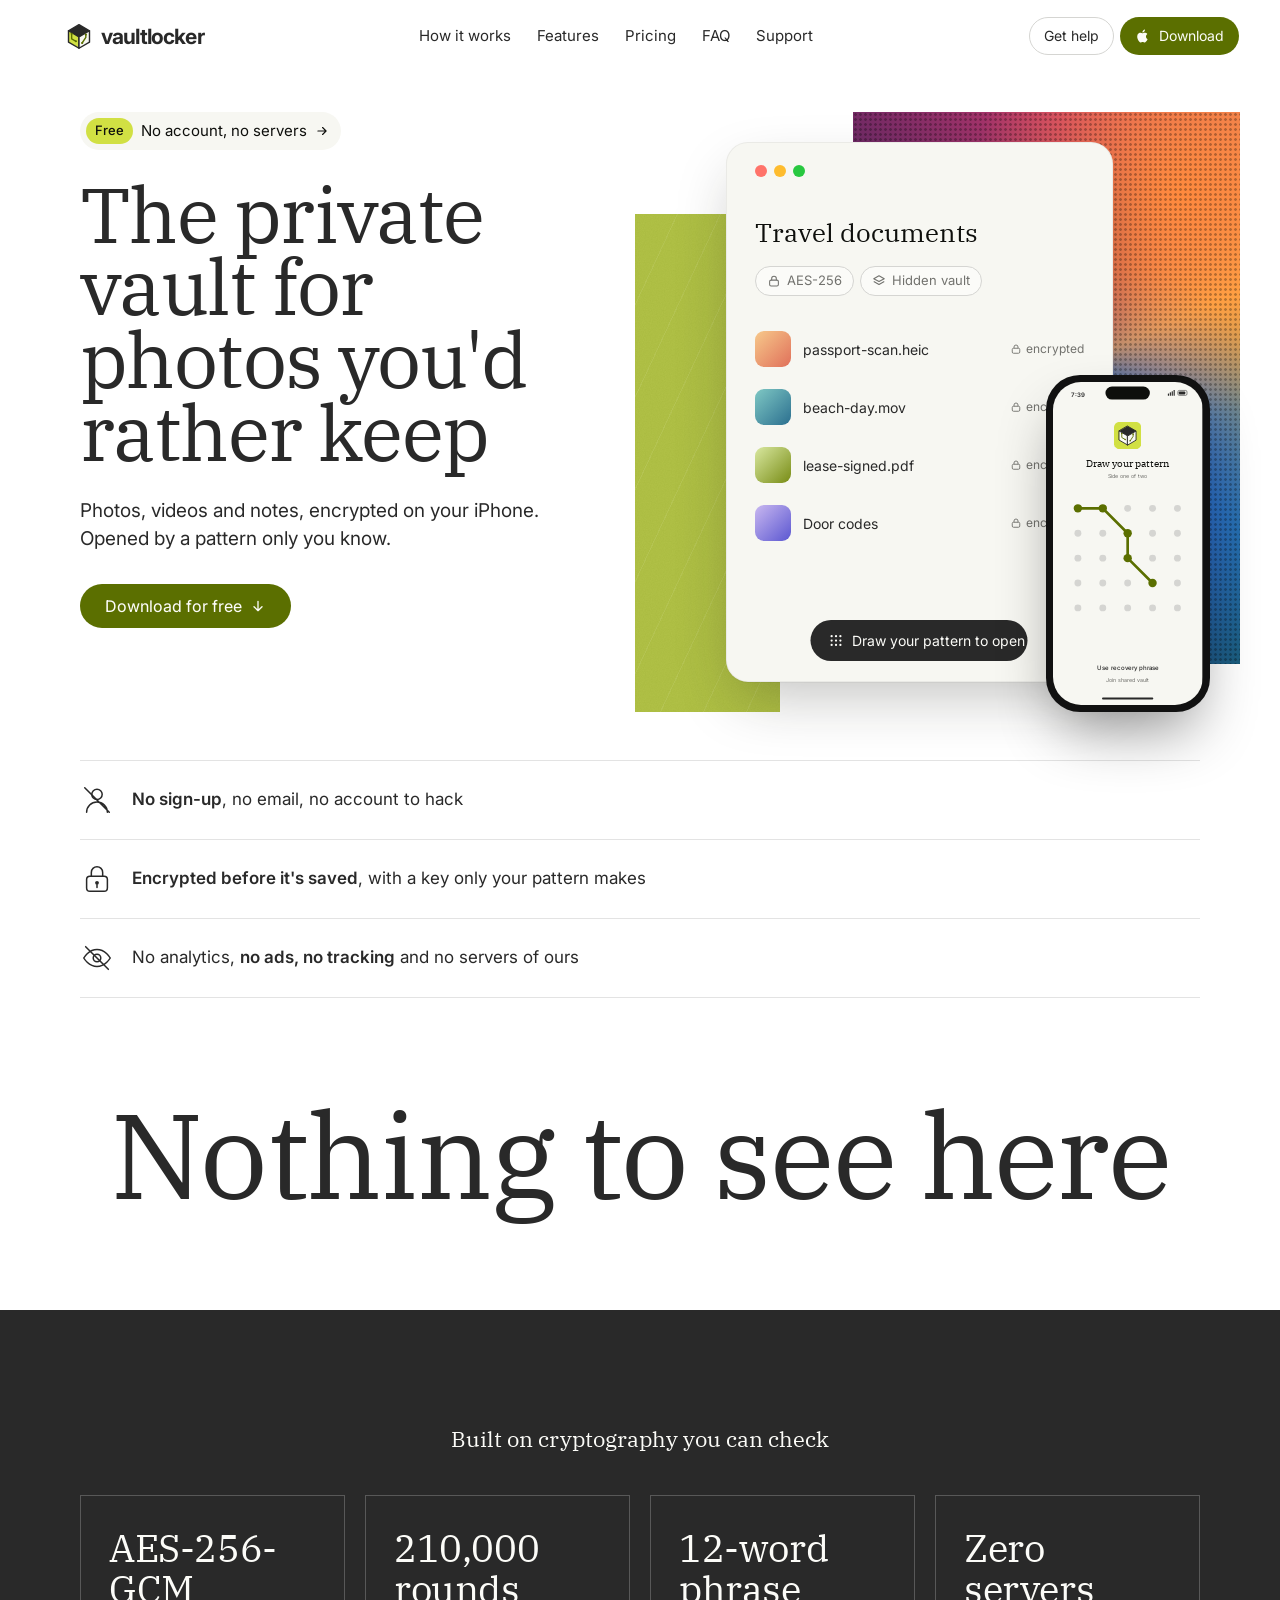
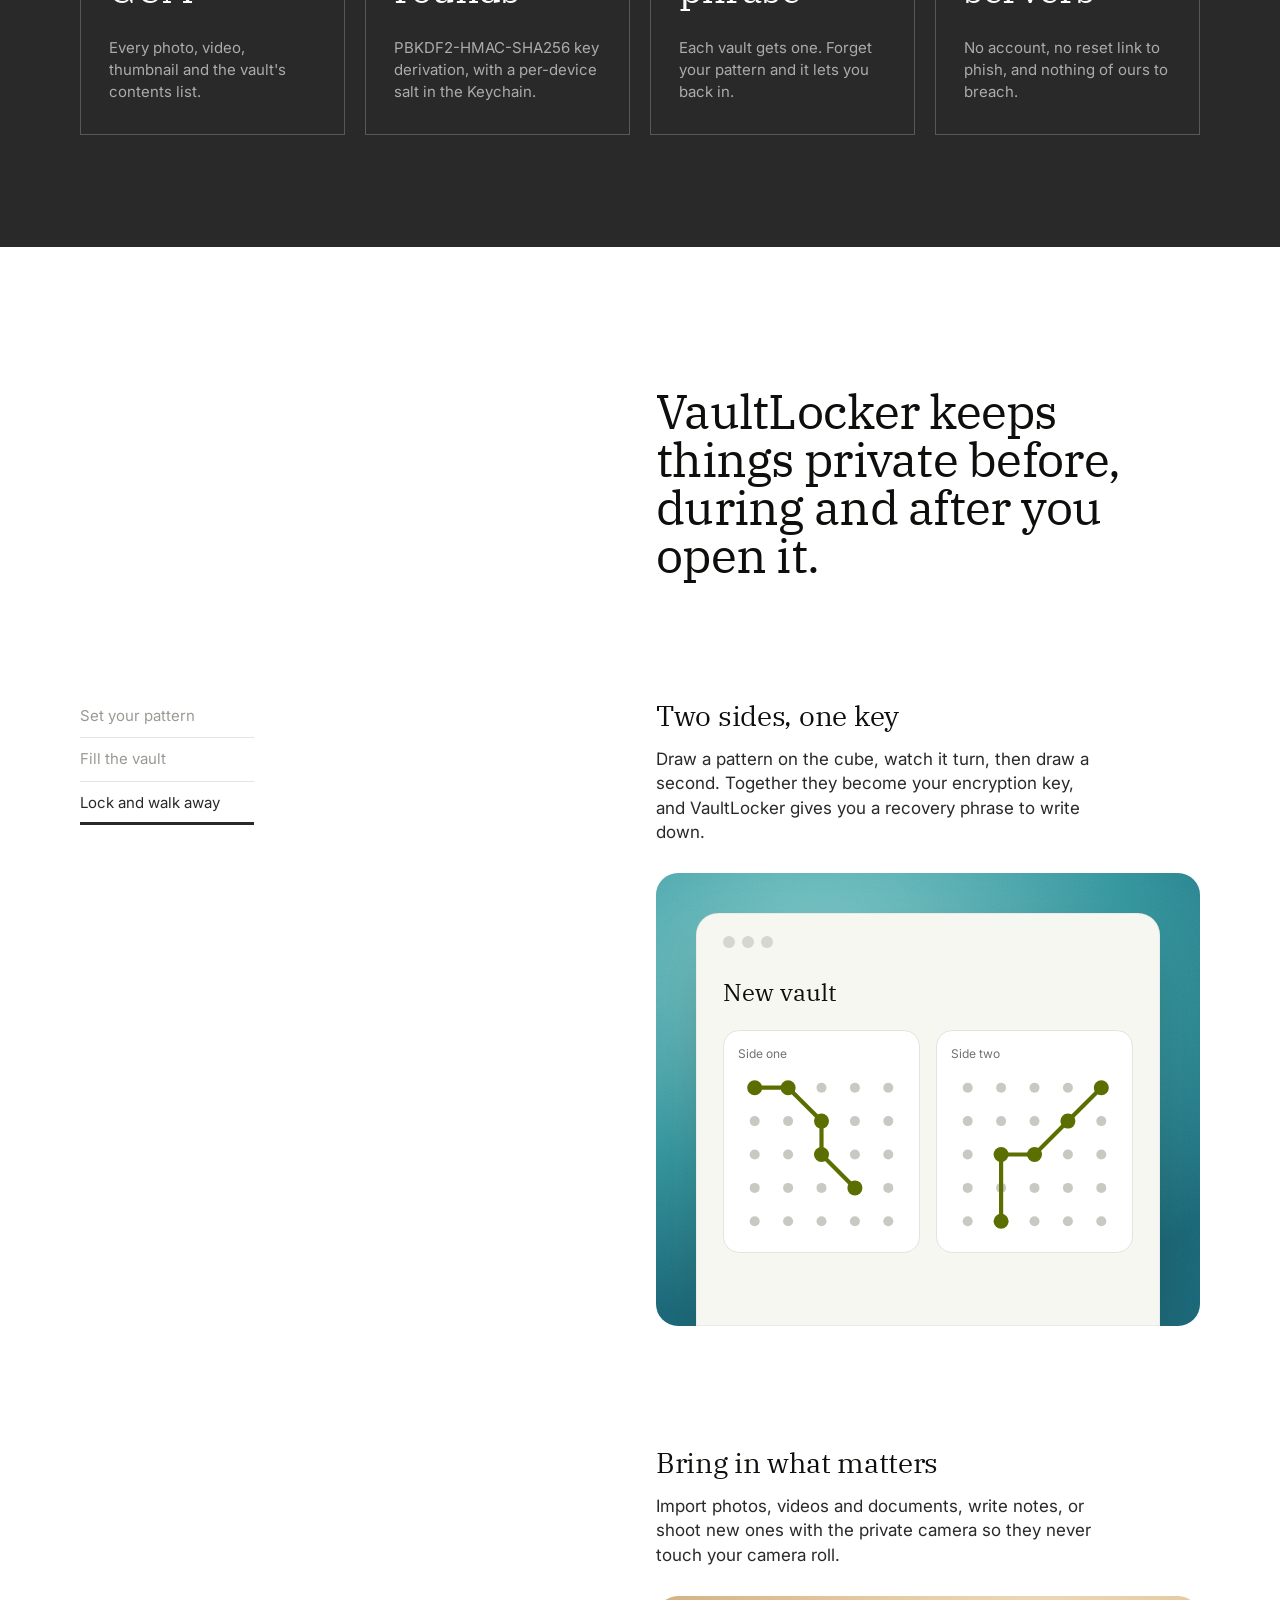
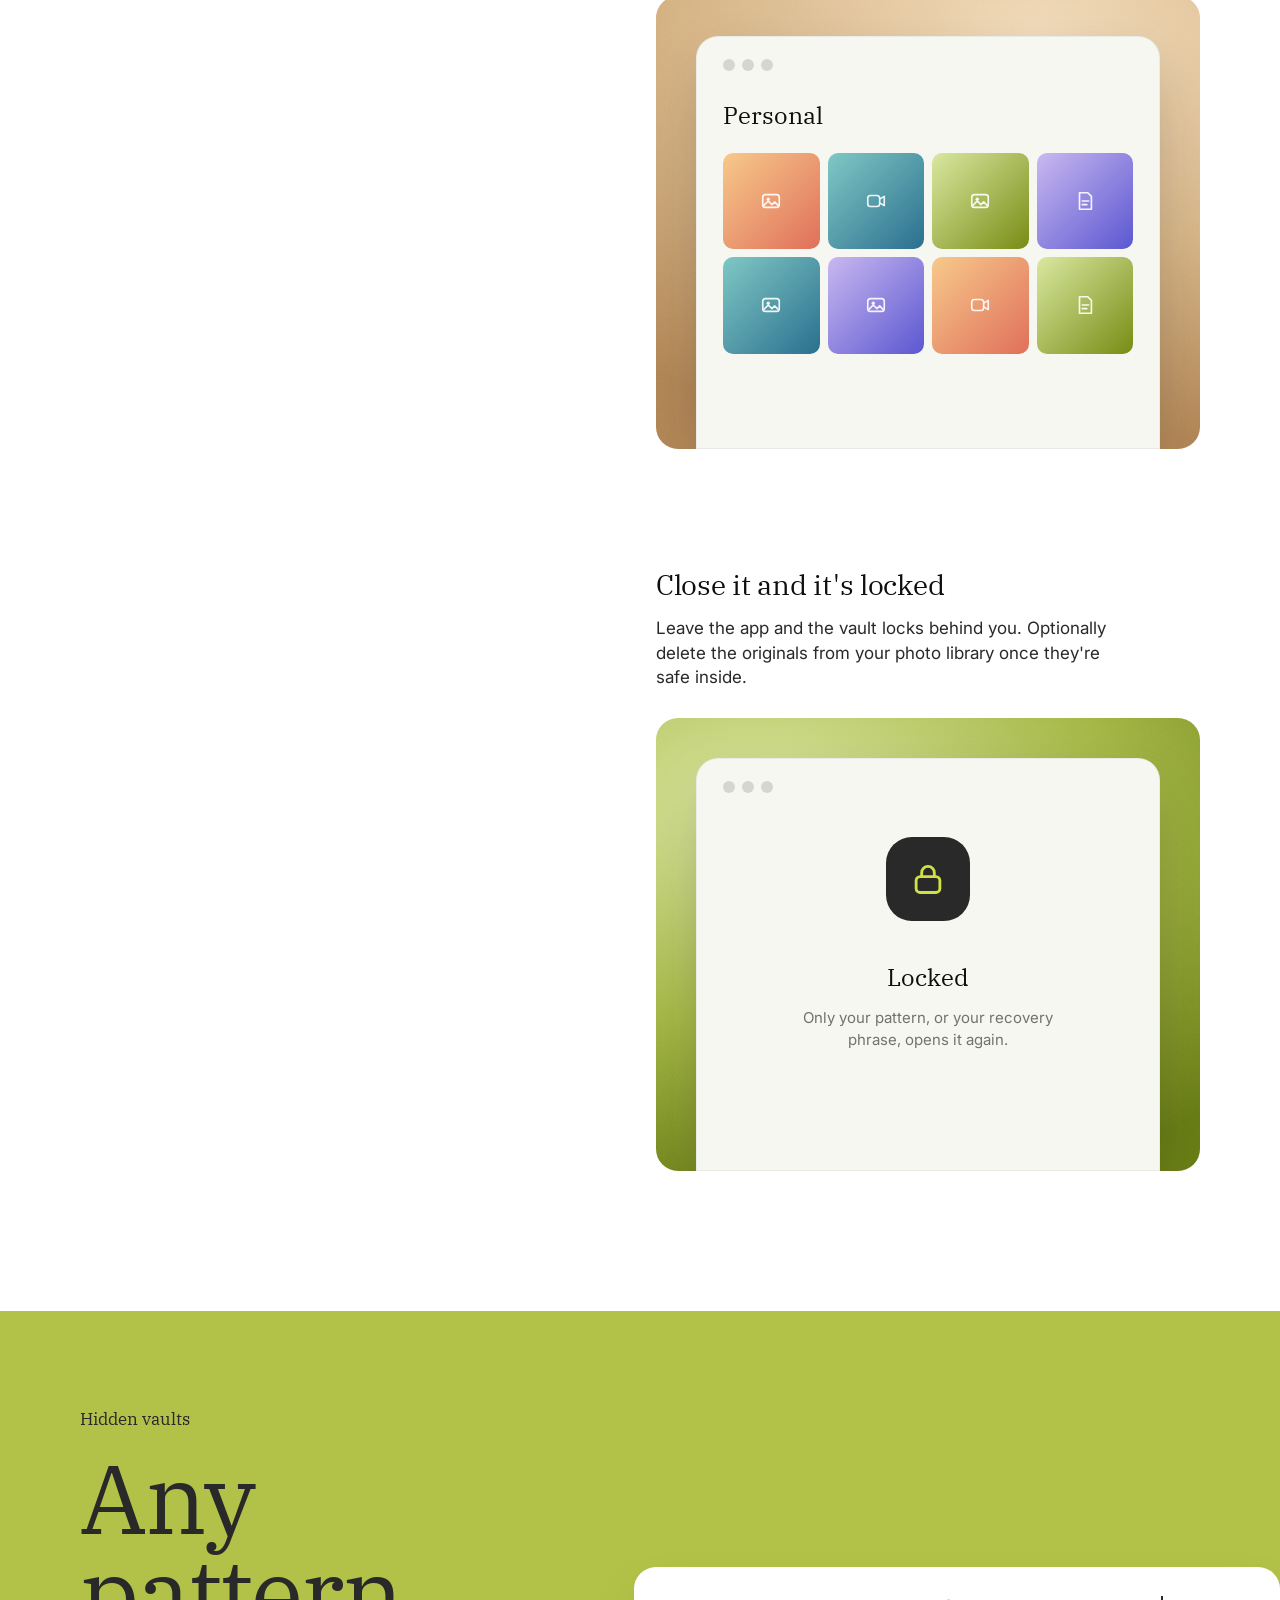
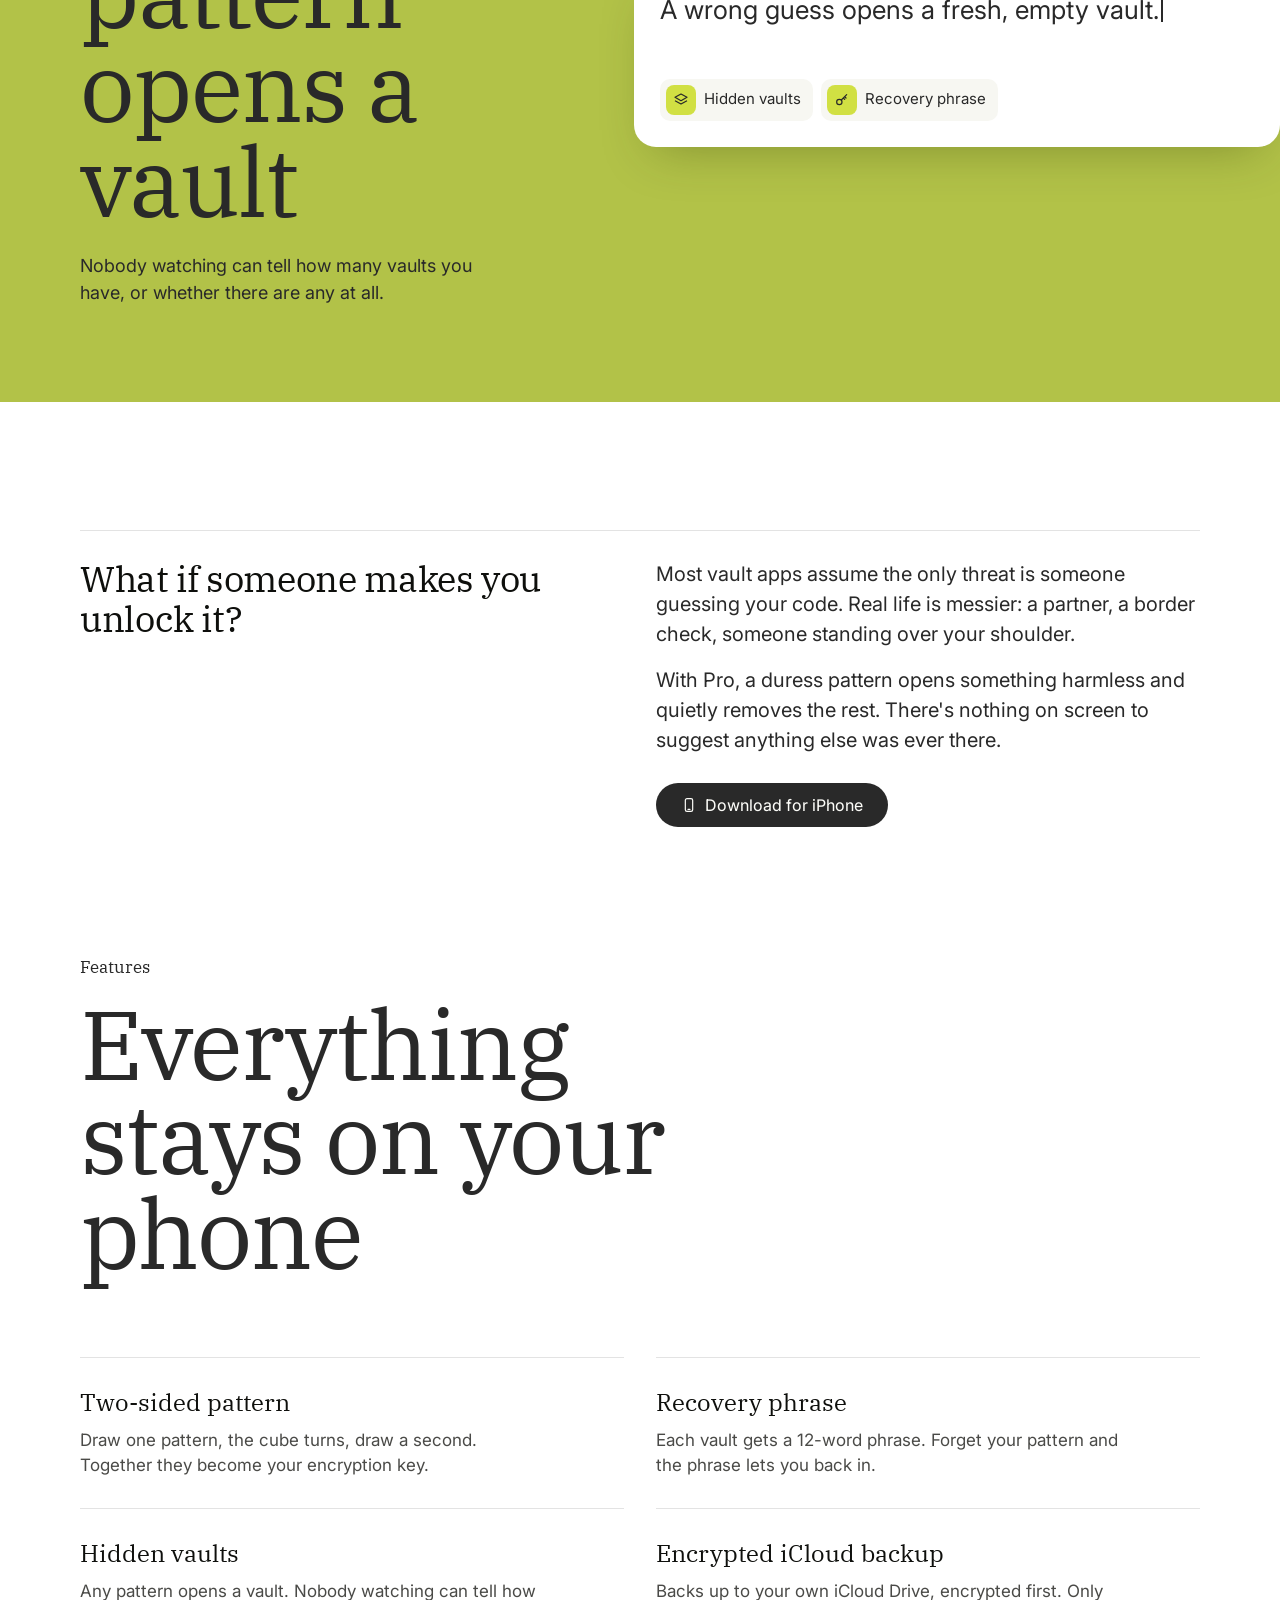
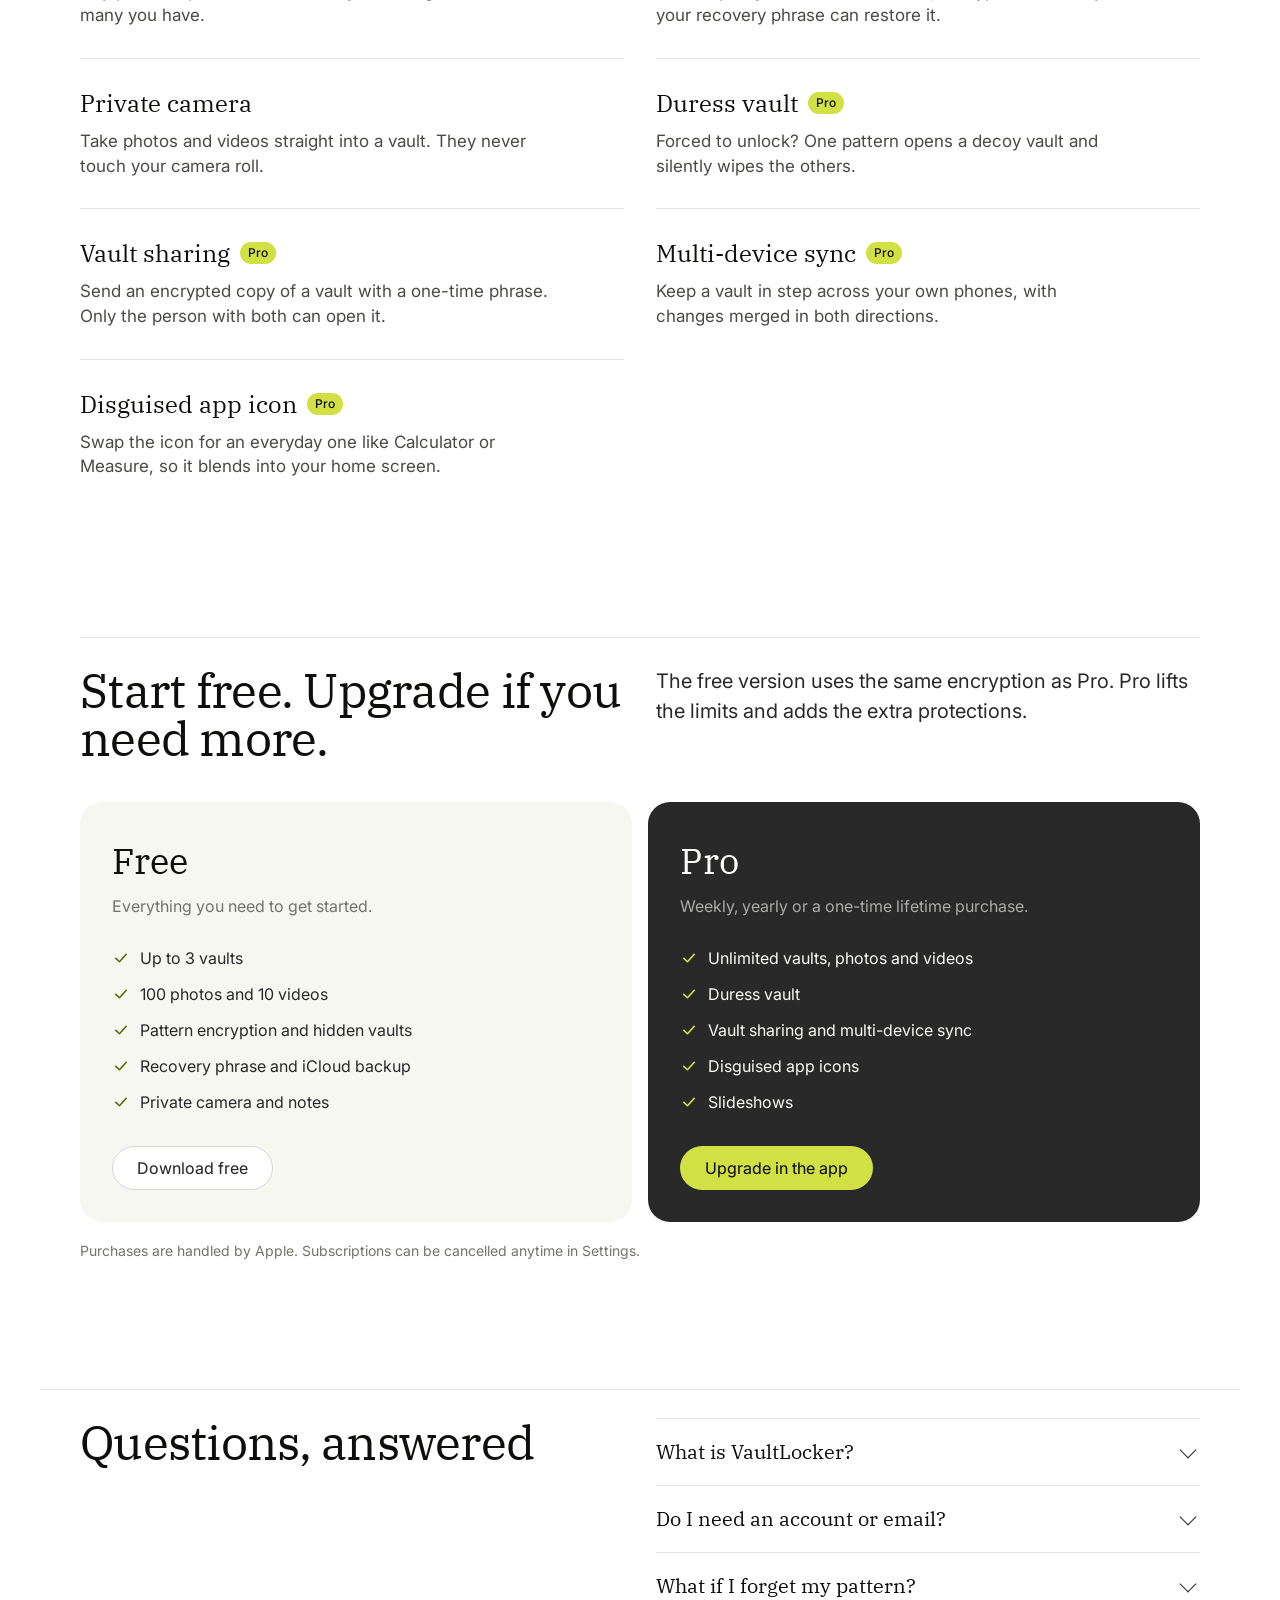
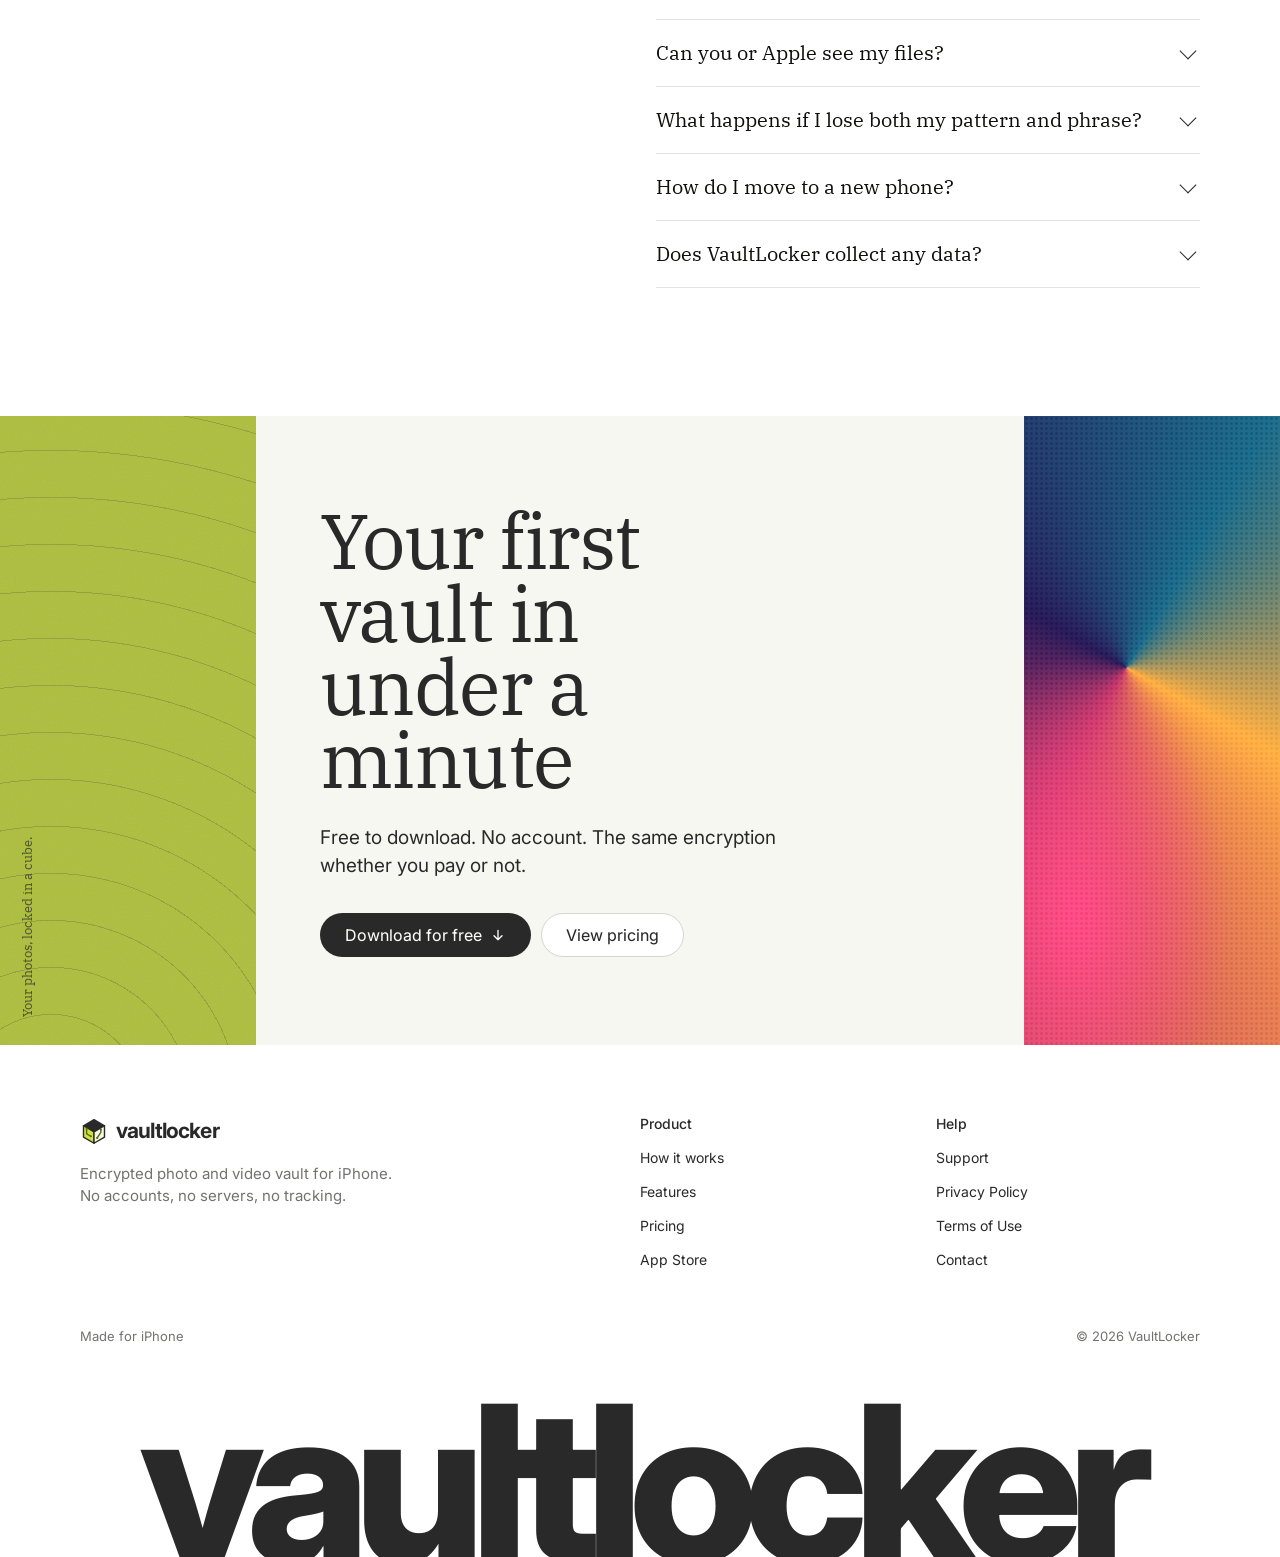
<file: index.html>
<!doctype html>
<html lang="en" class="no-js">
<head>
  <meta charset="utf-8">
  <meta name="viewport" content="width=device-width, initial-scale=1, viewport-fit=cover">
  <title>VaultLocker – Encrypted Photo Vault for iPhone</title>
  <meta name="description" content="VaultLocker keeps your photos, videos and notes encrypted on your iPhone, opened by a two-sided pattern only you know. No account, no servers, no tracking.">
  <meta name="theme-color" content="#ffffff">
  <meta name="apple-itunes-app" content="app-id=6830413093">
  <link rel="canonical" href="https://vaultlockr.com/">
  <meta property="og:type" content="website">
  <meta property="og:site_name" content="VaultLocker">
  <meta property="og:url" content="https://vaultlockr.com/">
  <meta property="og:title" content="VaultLocker – Encrypted Photo Vault for iPhone">
  <meta property="og:description" content="VaultLocker keeps your photos, videos and notes encrypted on your iPhone, opened by a two-sided pattern only you know. No account, no servers, no tracking.">
  <meta property="og:image" content="https://vaultlockr.com/assets/og-image.png">
  <meta property="og:image:width" content="1200">
  <meta property="og:image:height" content="630">
  <meta property="og:image:alt" content="VaultLocker: the private vault for photos you'd rather keep">
  <meta name="twitter:card" content="summary_large_image">
  <script type="application/ld+json">
{
  "@context": "https://schema.org",
  "@graph": [
    {
      "@type": "Organization",
      "@id": "https://vaultlockr.com/#org",
      "name": "VaultLocker",
      "url": "https://vaultlockr.com/",
      "logo": "https://vaultlockr.com/assets/icon-v2-180.png",
      "email": "support@vaultlockr.com",
      "sameAs": [
        "https://apps.apple.com/app/id6830413093"
      ]
    },
    {
      "@type": "WebSite",
      "@id": "https://vaultlockr.com/#website",
      "url": "https://vaultlockr.com/",
      "name": "VaultLocker",
      "publisher": {
        "@id": "https://vaultlockr.com/#org"
      }
    },
    {
      "@type": "MobileApplication",
      "@id": "https://vaultlockr.com/#app",
      "name": "VaultLocker",
      "description": "VaultLocker keeps your photos, videos and notes encrypted on your iPhone, opened by a two-sided pattern only you know. No account, no servers, no tracking.",
      "url": "https://vaultlockr.com/",
      "downloadUrl": "https://apps.apple.com/app/id6830413093",
      "installUrl": "https://apps.apple.com/app/id6830413093",
      "operatingSystem": "iOS 15.0 or later",
      "applicationCategory": "MultimediaApplication",
      "image": "https://vaultlockr.com/assets/og-image.png",
      "publisher": {
        "@id": "https://vaultlockr.com/#org"
      },
      "offers": {
        "@type": "Offer",
        "price": "0",
        "priceCurrency": "USD",
        "url": "https://apps.apple.com/app/id6830413093"
      }
    },
    {
      "@type": "FAQPage",
      "@id": "https://vaultlockr.com/#faq",
      "mainEntity": [
        {
          "@type": "Question",
          "name": "What is VaultLocker?",
          "acceptedAnswer": {
            "@type": "Answer",
            "text": "An iPhone app that keeps photos, videos, documents and notes in encrypted vaults, each opened by its own two-sided pattern."
          }
        },
        {
          "@type": "Question",
          "name": "Do I need an account or email?",
          "acceptedAnswer": {
            "@type": "Answer",
            "text": "No. There's no sign-up of any kind. Your pattern is the only thing that opens a vault."
          }
        },
        {
          "@type": "Question",
          "name": "What if I forget my pattern?",
          "acceptedAnswer": {
            "@type": "Answer",
            "text": "Tap Use recovery phrase on the lock screen, enter the vault's 12-word phrase, and set a new pattern. Your files stay as they are."
          }
        },
        {
          "@type": "Question",
          "name": "Can you or Apple see my files?",
          "acceptedAnswer": {
            "@type": "Answer",
            "text": "No. Files are encrypted on your iPhone with a key derived from your pattern. We have no servers, and iCloud backups are encrypted before they're uploaded."
          }
        },
        {
          "@type": "Question",
          "name": "What happens if I lose both my pattern and phrase?",
          "acceptedAnswer": {
            "@type": "Answer",
            "text": "The vault can't be opened by anyone, including us. That's the trade-off of having no back door, so keep your phrase somewhere safe, away from your phone."
          }
        },
        {
          "@type": "Question",
          "name": "How do I move to a new phone?",
          "acceptedAnswer": {
            "@type": "Answer",
            "text": "Turn on Encrypted Backup, then on the new phone choose Restore from iCloud backup and enter the vault's recovery phrase. Full steps are on the support page."
          }
        },
        {
          "@type": "Question",
          "name": "Does VaultLocker collect any data?",
          "acceptedAnswer": {
            "@type": "Answer",
            "text": "No. No analytics, no ads, no tracking. Read the privacy policy for the details."
          }
        }
      ]
    }
  ]
}
  </script>
  <link rel="icon" type="image/svg+xml" href="assets/icon-v2.svg">
  <link rel="icon" type="image/png" href="assets/favicon-v2.png">
  <link rel="apple-touch-icon" href="assets/icon-v2-180.png">
  <link rel="preconnect" href="https://fonts.googleapis.com">
  <link rel="preconnect" href="https://fonts.gstatic.com" crossorigin>
  <link rel="stylesheet" href="https://fonts.googleapis.com/css2?family=IBM+Plex+Serif:wght@400;500&family=Inter:wght@400;500;600;700;800&display=swap">
  <link rel="stylesheet" href="home.css">
</head>
<body>
<svg width="0" height="0" style="position:absolute" aria-hidden="true">
  <symbol id="i-check" viewBox="0 0 24 24"><path d="M5 12.5 10 17l9-10" fill="none" stroke="currentColor" stroke-width="2.2" stroke-linecap="round" stroke-linejoin="round"/></symbol>
  <symbol id="i-lock" viewBox="0 0 24 24"><rect x="4.5" y="10.5" width="15" height="10" rx="2.5" fill="none" stroke="currentColor" stroke-width="1.8"/><path d="M8 10.5V8a4 4 0 0 1 8 0v2.5" fill="none" stroke="currentColor" stroke-width="1.8"/></symbol>
  <symbol id="i-arrow" viewBox="0 0 24 24"><path d="M5 12h14m-6-6 6 6-6 6" fill="none" stroke="currentColor" stroke-width="2" stroke-linecap="round" stroke-linejoin="round"/></symbol>
  <symbol id="i-down" viewBox="0 0 24 24"><path d="M12 5v14m-6-6 6 6 6-6" fill="none" stroke="currentColor" stroke-width="2" stroke-linecap="round" stroke-linejoin="round"/></symbol>
  <symbol id="i-apple" viewBox="0 0 24 24"><path fill="currentColor" d="M16.4 12.6c0-2.4 2-3.6 2.1-3.7-1.1-1.7-2.9-1.9-3.5-1.9-1.5-.2-2.9.9-3.7.9-.8 0-1.9-.9-3.2-.8-1.6 0-3.2 1-4 2.4-1.7 3-.4 7.4 1.2 9.8.8 1.2 1.8 2.5 3 2.4 1.2 0 1.7-.8 3.1-.8 1.5 0 1.9.8 3.2.8 1.3 0 2.2-1.2 3-2.4.9-1.4 1.3-2.7 1.3-2.8-.1 0-2.5-1-2.5-3.9zM14 5.4c.7-.8 1.1-1.9 1-3-1 0-2.1.7-2.8 1.5-.6.7-1.2 1.8-1 2.9 1 .1 2.1-.6 2.8-1.4z"/></symbol>
  <symbol id="i-user-off" viewBox="0 0 36 36"><circle cx="18" cy="12" r="5.5" fill="none" stroke="currentColor" stroke-width="1.6"/><path d="M7 31a11 11 0 0 1 22 0M5 5l26 26" fill="none" stroke="currentColor" stroke-width="1.6" stroke-linecap="round"/></symbol>
  <symbol id="i-padlock" viewBox="0 0 36 36"><rect x="7" y="15" width="22" height="16" rx="3.5" fill="none" stroke="currentColor" stroke-width="1.6"/><path d="M12 15v-4a6 6 0 0 1 12 0v4" fill="none" stroke="currentColor" stroke-width="1.6"/><circle cx="18" cy="22" r="2" fill="currentColor"/><path d="M18 24v3" stroke="currentColor" stroke-width="1.6" stroke-linecap="round"/></symbol>
  <symbol id="i-eye-off" viewBox="0 0 36 36"><path d="M4 18s5-9 14-9 14 9 14 9-5 9-14 9S4 18 4 18z" fill="none" stroke="currentColor" stroke-width="1.6"/><circle cx="18" cy="18" r="4" fill="none" stroke="currentColor" stroke-width="1.6"/><path d="M6 6l24 24" stroke="currentColor" stroke-width="1.6" stroke-linecap="round"/></symbol>
  <symbol id="i-photo" viewBox="0 0 24 24"><rect x="3" y="5" width="18" height="14" rx="3" fill="none" stroke="currentColor" stroke-width="1.8"/><circle cx="9" cy="10" r="1.8" fill="currentColor"/><path d="m4 17 5-5 4 4 3-3 4 4" fill="none" stroke="currentColor" stroke-width="1.8" stroke-linejoin="round"/></symbol>
  <symbol id="i-video" viewBox="0 0 24 24"><rect x="3" y="6" width="13" height="12" rx="3" fill="none" stroke="currentColor" stroke-width="1.8"/><path d="m16 10 5-3v10l-5-3" fill="none" stroke="currentColor" stroke-width="1.8" stroke-linejoin="round"/></symbol>
  <symbol id="i-note" viewBox="0 0 24 24"><path d="M6 3h9l4 4v14H6z" fill="none" stroke="currentColor" stroke-width="1.8" stroke-linejoin="round"/><path d="M9 12h7M9 16h5" stroke="currentColor" stroke-width="1.8" stroke-linecap="round"/></symbol>
  <symbol id="i-layers" viewBox="0 0 24 24"><path d="m12 3 9 5-9 5-9-5zM3 13l9 5 9-5" fill="none" stroke="currentColor" stroke-width="1.8" stroke-linejoin="round"/></symbol>
  <symbol id="i-grid" viewBox="0 0 24 24"><g fill="currentColor"><circle cx="5" cy="5" r="1.8"/><circle cx="12" cy="5" r="1.8"/><circle cx="19" cy="5" r="1.8"/><circle cx="5" cy="12" r="1.8"/><circle cx="12" cy="12" r="1.8"/><circle cx="19" cy="12" r="1.8"/><circle cx="5" cy="19" r="1.8"/><circle cx="12" cy="19" r="1.8"/><circle cx="19" cy="19" r="1.8"/></g></symbol>
  <symbol id="i-key" viewBox="0 0 24 24"><circle cx="8" cy="15" r="4" fill="none" stroke="currentColor" stroke-width="1.8"/><path d="m11 12 8-8m-3 3 2 2m-4 0 2 2" fill="none" stroke="currentColor" stroke-width="1.8" stroke-linecap="round"/></symbol>
  <symbol id="i-phone" viewBox="0 0 24 24"><rect x="6.5" y="2.5" width="11" height="19" rx="2.5" fill="none" stroke="currentColor" stroke-width="1.8"/><path d="M10.5 18.5h3" stroke="currentColor" stroke-width="1.8" stroke-linecap="round"/></symbol>
</svg>

<a class="skip" href="#main">Skip to main content</a>

<header class="site-header">
  <div class="nav">
    <a href="index.html" class="logo"><img src="assets/logo-mark.svg" alt="" width="28" height="28">vaultlocker</a>
    <nav id="primary-nav" class="nav-links" aria-label="Primary">
      <a href="#how-it-works">How it works</a>
      <a href="#features">Features</a>
      <a href="#pricing">Pricing</a>
      <a href="#faq">FAQ</a>
      <a href="support.html">Support</a>
    </nav>
    <div class="nav-actions">
      <a class="btn btn-line btn-sm" href="support.html">Get help</a>
      <a class="btn btn-olive btn-sm" href="https://apps.apple.com/app/id6830413093"><svg class="ic"><use href="#i-apple"/></svg>Download</a>
      <button class="menu-toggle" type="button" aria-label="Open menu" aria-controls="primary-nav" aria-expanded="false">
        <svg viewBox="0 0 24 24"><path d="M4 8h16M4 16h16" stroke="currentColor" stroke-width="1.8" stroke-linecap="round"/></svg>
      </button>
    </div>
  </div>
</header>

<main id="main">

  <!-- Hero -->
  <section class="hero">
    <div class="wrap">
      <div class="hero-grid">
        <div>
          <a class="badge" href="#how-it-works"><b>Free</b>No account, no servers <svg class="ic"><use href="#i-arrow"/></svg></a>
          <h1>The private vault for photos you'd rather keep</h1>
          <p class="hero-sub">Photos, videos and notes, encrypted on your iPhone.<br>Opened by a pattern only you know.</p>
          <div class="hero-cta">
            <a class="btn btn-olive" href="https://apps.apple.com/app/id6830413093">Download for free <svg class="ic"><use href="#i-down"/></svg></a>
          </div>
        </div>

        <div class="hero-art" aria-hidden="true">
          <div class="art-photo"></div>
          <div class="art-lime"></div>
          <div class="window art-window">
            <div class="dots"><i></i><i></i><i></i></div>
            <h3>Travel documents</h3>
            <div class="chips">
              <span class="chip"><svg class="ic"><use href="#i-lock"/></svg>AES-256</span>
              <span class="chip"><svg class="ic"><use href="#i-layers"/></svg>Hidden vault</span>
            </div>
            <ul class="files">
              <li><span class="thumb t1"></span>passport-scan.heic<small><svg class="ic"><use href="#i-lock"/></svg>encrypted</small></li>
              <li><span class="thumb t2"></span>beach-day.mov<small><svg class="ic"><use href="#i-lock"/></svg>encrypted</small></li>
              <li><span class="thumb t3"></span>lease-signed.pdf<small><svg class="ic"><use href="#i-lock"/></svg>encrypted</small></li>
              <li><span class="thumb t4"></span>Door codes<small><svg class="ic"><use href="#i-lock"/></svg>encrypted</small></li>
            </ul>
            <span class="pill-dark"><svg class="ic"><use href="#i-grid"/></svg>Draw your pattern to open</span>
          </div>
          <div class="art-phone">
            <!-- The lock screen redrawn in the site's palette rather than a
                 screenshot, so it can use the page's own fonts and animate. -->
            <svg class="lock-screen" viewBox="0 0 390 844">
              <rect width="390" height="844" fill="#f7f7f2"/>
              <text x="48" y="38" font-family="Inter, sans-serif" font-weight="600" font-size="16" fill="#292929">7:39</text>
              <rect x="137" y="12" width="116" height="34" rx="17" fill="#0e0f0c"/>
              <g fill="#292929"><rect x="300" y="30" width="3" height="6" rx="1"/><rect x="305" y="27" width="3" height="9" rx="1"/><rect x="310" y="24" width="3" height="12" rx="1"/><rect x="315" y="21" width="3" height="15" rx="1"/></g>
              <rect x="326" y="22" width="24" height="13" rx="4" fill="none" stroke="#292929" stroke-width="1.4"/><rect x="328.5" y="24.5" width="17" height="8" rx="2" fill="#292929"/>
              <image href="assets/icon-v2.svg" x="159" y="104" width="72" height="72"/>
              <text x="195" y="222" text-anchor="middle" font-family="'IBM Plex Serif', Georgia, serif" font-size="27" fill="#0e0f0c">Draw your pattern</text>
              <text x="195" y="250" text-anchor="middle" font-family="Inter, sans-serif" font-size="14" fill="#72726e">Side one of two</text>
              <g class="ls-dots" fill="#d5d5d2"></g>
              <polyline class="ls-trace" points="65,330 130,330 195,395 195,460 260,525" fill="none" stroke="#5b6f00" stroke-width="7" stroke-linecap="round" stroke-linejoin="round" pathLength="100"/>
              <text x="195" y="752" text-anchor="middle" font-family="Inter, sans-serif" font-weight="500" font-size="16" fill="#292929">Use recovery phrase</text>
              <text x="195" y="784" text-anchor="middle" font-family="Inter, sans-serif" font-size="14" fill="#72726e">Join shared vault</text>
              <rect x="128" y="824" width="134" height="5" rx="2.5" fill="#292929"/>
            </svg>
          </div>
        </div>
      </div>

      <div class="promises">
        <ul>
          <li><svg class="ic"><use href="#i-user-off"/></svg><span><b>No sign-up</b>, no email, no account to hack</span></li>
          <li><svg class="ic"><use href="#i-padlock"/></svg><span><b>Encrypted before it's saved</b>, with a key only your pattern makes</span></li>
          <li><svg class="ic"><use href="#i-eye-off"/></svg><span>No analytics, <b>no ads, no tracking</b> and no servers of ours</span></li>
        </ul>
      </div>
    </div>
  </section>

  <h2 class="giant reveal">Nothing to see here</h2>

  <!-- Spec band -->
  <section class="dark" id="security">
    <div class="wrap">
      <h2 class="dark-title">Built on cryptography you can check</h2>
      <div class="specs">
        <div class="spec reveal"><strong>AES-256-GCM</strong><span>Every photo, video, thumbnail and the vault's contents list.</span></div>
        <div class="spec reveal"><strong>210,000 rounds</strong><span>PBKDF2-HMAC-SHA256 key derivation, with a per-device salt in the Keychain.</span></div>
        <div class="spec reveal"><strong>12-word phrase</strong><span>Each vault gets one. Forget your pattern and it lets you back in.</span></div>
        <div class="spec reveal"><strong>Zero servers</strong><span>No account, no reset link to phish, and nothing of ours to breach.</span></div>
      </div>
    </div>
  </section>

  <!-- How it works -->
  <section class="flow" id="how-it-works">
    <div class="wrap">
      <div class="flow-head reveal">
        <h2>VaultLocker keeps things private before, during and after you open it.</h2>
      </div>
      <div class="flow-grid">
        <nav class="flow-nav" aria-label="Steps">
          <a href="#step-pattern" class="active">Set your pattern</a>
          <a href="#step-fill">Fill the vault</a>
          <a href="#step-lock">Lock and walk away</a>
        </nav>
        <div class="flow-steps">
          <article class="flow-step" id="step-pattern">
            <h3>Two sides, one key</h3>
            <p>Draw a pattern on the cube, watch it turn, then draw a second. Together they become your encryption key, and VaultLocker gives you a recovery phrase to write down.</p>
            <div class="scene scene-sea" aria-hidden="true">
              <div class="window">
                <div class="dots mute"><i></i><i></i><i></i></div>
                <h4>New vault</h4>
                <div class="cube-faces">
                  <div class="face"><small>Side one</small><svg viewBox="0 0 200 200" data-path="20,20 60,20 100,60 100,100 140,140"></svg></div>
                  <div class="face"><small>Side two</small><svg viewBox="0 0 200 200" data-path="180,20 140,60 100,100 60,100 60,180"></svg></div>
                </div>
              </div>
            </div>
          </article>

          <article class="flow-step" id="step-fill">
            <h3>Bring in what matters</h3>
            <p>Import photos, videos and documents, write notes, or shoot new ones with the private camera so they never touch your camera roll.</p>
            <div class="scene scene-sand" aria-hidden="true">
              <div class="window">
                <div class="dots mute"><i></i><i></i><i></i></div>
                <h4>Personal</h4>
                <div class="tiles">
                  <span class="t1"><svg class="ic"><use href="#i-photo"/></svg></span>
                  <span class="t2"><svg class="ic"><use href="#i-video"/></svg></span>
                  <span class="t3"><svg class="ic"><use href="#i-photo"/></svg></span>
                  <span class="t4"><svg class="ic"><use href="#i-note"/></svg></span>
                  <span class="t2"><svg class="ic"><use href="#i-photo"/></svg></span>
                  <span class="t4"><svg class="ic"><use href="#i-photo"/></svg></span>
                  <span class="t1"><svg class="ic"><use href="#i-video"/></svg></span>
                  <span class="t3"><svg class="ic"><use href="#i-note"/></svg></span>
                </div>
              </div>
            </div>
          </article>

          <article class="flow-step" id="step-lock">
            <h3>Close it and it's locked</h3>
            <p>Leave the app and the vault locks behind you. Optionally delete the originals from your photo library once they're safe inside.</p>
            <div class="scene scene-moss" aria-hidden="true">
              <div class="window">
                <div class="dots mute"><i></i><i></i><i></i></div>
                <div class="locked-card">
                  <span class="lock-badge"><svg class="ic"><use href="#i-lock"/></svg></span>
                  <h4>Locked</h4>
                  <p>Only your pattern, or your recovery phrase, opens it again.</p>
                </div>
              </div>
            </div>
          </article>
        </div>
      </div>
    </div>
  </section>

  <!-- Hidden vaults -->
  <section class="lime">
    <div class="wrap lime-grid">
      <div class="reveal">
        <span class="label">Hidden vaults</span>
        <h2>Any pattern opens a vault</h2>
        <p class="lead">Nobody watching can tell how many vaults you have, or whether there are any at all.</p>
      </div>
      <div class="lime-card reveal" aria-hidden="true">
        <p class="q" data-type="A wrong guess opens a fresh, empty vault.|It's never saved unless you add something.|So a guess leaves no trace behind."></p>
        <div class="row">
          <span class="tag"><i><svg class="ic"><use href="#i-layers"/></svg></i>Hidden vaults</span>
          <span class="tag"><i><svg class="ic"><use href="#i-key"/></svg></i>Recovery phrase</span>
        </div>
      </div>
    </div>
  </section>

  <!-- Worst case -->
  <section class="worst">
    <div class="wrap">
      <div class="split reveal">
        <h3>What if someone makes you unlock it?</h3>
        <div>
          <p>Most vault apps assume the only threat is someone guessing your code. Real life is messier: a partner, a border check, someone standing over your shoulder.</p>
          <p>With Pro, a duress pattern opens something harmless and quietly removes the rest. There's nothing on screen to suggest anything else was ever there.</p>
          <a class="btn btn-dark" href="https://apps.apple.com/app/id6830413093"><svg class="ic"><use href="#i-phone"/></svg>Download for iPhone</a>
        </div>
      </div>
    </div>
  </section>

  <!-- Features -->
  <section class="features" id="features">
    <div class="wrap">
      <span class="label">Features</span>
      <h2 class="reveal">Everything stays on your phone</h2>
      <div class="feature-rows">
        <div class="feature-row reveal"><h3>Two-sided pattern</h3><p>Draw one pattern, the cube turns, draw a second. Together they become your encryption key.</p></div>
        <div class="feature-row reveal"><h3>Recovery phrase</h3><p>Each vault gets a 12-word phrase. Forget your pattern and the phrase lets you back in.</p></div>
        <div class="feature-row reveal"><h3>Hidden vaults</h3><p>Any pattern opens a vault. Nobody watching can tell how many you have.</p></div>
        <div class="feature-row reveal"><h3>Encrypted iCloud backup</h3><p>Backs up to your own iCloud Drive, encrypted first. Only your recovery phrase can restore it.</p></div>
        <div class="feature-row reveal"><h3>Private camera</h3><p>Take photos and videos straight into a vault. They never touch your camera roll.</p></div>
        <div class="feature-row reveal"><h3>Duress vault <span class="pro">Pro</span></h3><p>Forced to unlock? One pattern opens a decoy vault and silently wipes the others.</p></div>
        <div class="feature-row reveal"><h3>Vault sharing <span class="pro">Pro</span></h3><p>Send an encrypted copy of a vault with a one-time phrase. Only the person with both can open it.</p></div>
        <div class="feature-row reveal"><h3>Multi-device sync <span class="pro">Pro</span></h3><p>Keep a vault in step across your own phones, with changes merged in both directions.</p></div>
        <div class="feature-row reveal"><h3>Disguised app icon <span class="pro">Pro</span></h3><p>Swap the icon for an everyday one like Calculator or Measure, so it blends into your home screen.</p></div>
      </div>
    </div>
  </section>

  <!-- Pricing -->
  <section class="pricing" id="pricing">
    <div class="wrap">
      <div class="pricing-head reveal">
        <h2>Start free. Upgrade if you need more.</h2>
        <p>The free version uses the same encryption as Pro. Pro lifts the limits and adds the extra protections.</p>
      </div>
      <div class="plans">
        <div class="plan reveal">
          <h3>Free</h3>
          <p class="plan-sub">Everything you need to get started.</p>
          <ul>
            <li><svg class="ic"><use href="#i-check"/></svg>Up to 3 vaults</li>
            <li><svg class="ic"><use href="#i-check"/></svg>100 photos and 10 videos</li>
            <li><svg class="ic"><use href="#i-check"/></svg>Pattern encryption and hidden vaults</li>
            <li><svg class="ic"><use href="#i-check"/></svg>Recovery phrase and iCloud backup</li>
            <li><svg class="ic"><use href="#i-check"/></svg>Private camera and notes</li>
          </ul>
          <a class="btn btn-line" href="https://apps.apple.com/app/id6830413093">Download free</a>
        </div>
        <div class="plan featured reveal">
          <h3>Pro</h3>
          <p class="plan-sub">Weekly, yearly or a one-time lifetime purchase.</p>
          <ul>
            <li><svg class="ic"><use href="#i-check"/></svg>Unlimited vaults, photos and videos</li>
            <li><svg class="ic"><use href="#i-check"/></svg>Duress vault</li>
            <li><svg class="ic"><use href="#i-check"/></svg>Vault sharing and multi-device sync</li>
            <li><svg class="ic"><use href="#i-check"/></svg>Disguised app icons</li>
            <li><svg class="ic"><use href="#i-check"/></svg>Slideshows</li>
          </ul>
          <a class="btn btn-olive" href="https://apps.apple.com/app/id6830413093">Upgrade in the app</a>
        </div>
      </div>
      <p class="fine">Purchases are handled by Apple. Subscriptions can be cancelled anytime in Settings.</p>
    </div>
  </section>

  <!-- FAQ -->
  <section class="faq" id="faq">
    <div class="wrap faq-grid">
      <h2>Questions, answered</h2>
      <div>
        <details class="qa"><summary>What is VaultLocker?</summary><div class="a"><p>An iPhone app that keeps photos, videos, documents and notes in encrypted vaults, each opened by its own two-sided pattern.</p></div></details>
        <details class="qa"><summary>Do I need an account or email?</summary><div class="a"><p>No. There's no sign-up of any kind. Your pattern is the only thing that opens a vault.</p></div></details>
        <details class="qa"><summary>What if I forget my pattern?</summary><div class="a"><p>Tap <strong>Use recovery phrase</strong> on the lock screen, enter the vault's 12-word phrase, and set a new pattern. Your files stay as they are.</p></div></details>
        <details class="qa"><summary>Can you or Apple see my files?</summary><div class="a"><p>No. Files are encrypted on your iPhone with a key derived from your pattern. We have no servers, and iCloud backups are encrypted before they're uploaded.</p></div></details>
        <details class="qa"><summary>What happens if I lose both my pattern and phrase?</summary><div class="a"><p>The vault can't be opened by anyone, including us. That's the trade-off of having no back door, so keep your phrase somewhere safe, away from your phone.</p></div></details>
        <details class="qa"><summary>How do I move to a new phone?</summary><div class="a"><p>Turn on Encrypted Backup, then on the new phone choose <strong>Restore from iCloud backup</strong> and enter the vault's recovery phrase. <a href="support.html">Full steps are on the support page.</a></p></div></details>
        <details class="qa"><summary>Does VaultLocker collect any data?</summary><div class="a"><p>No. No analytics, no ads, no tracking. Read the <a href="privacy.html">privacy policy</a> for the details.</p></div></details>
      </div>
    </div>
  </section>

  <!-- Closing -->
  <section class="closing">
    <div class="closing-side"><small>Your photos, locked in a cube.</small></div>
    <div class="closing-main reveal">
      <h2>Your first vault in under a minute</h2>
      <p>Free to download. No account. The same encryption whether you pay or not.</p>
      <div class="hero-cta">
        <a class="btn btn-dark" href="https://apps.apple.com/app/id6830413093">Download for free <svg class="ic"><use href="#i-down"/></svg></a>
        <a class="btn btn-line" href="#pricing">View pricing</a>
      </div>
    </div>
    <div class="closing-side right"></div>
  </section>

</main>

<footer class="site-footer">
  <div class="wrap">
    <div class="foot-grid">
      <div>
        <a href="index.html" class="logo"><img src="assets/logo-mark.svg" alt="" width="28" height="28">vaultlocker</a>
        <p>Encrypted photo and video vault for iPhone. No accounts, no servers, no tracking.</p>
      </div>
      <div>
        <h4>Product</h4>
        <ul>
          <li><a href="#how-it-works">How it works</a></li>
          <li><a href="#features">Features</a></li>
          <li><a href="#pricing">Pricing</a></li>
          <li><a href="https://apps.apple.com/app/id6830413093">App Store</a></li>
        </ul>
      </div>
      <div>
        <h4>Help</h4>
        <ul>
          <li><a href="support.html">Support</a></li>
          <li><a href="privacy.html">Privacy Policy</a></li>
          <li><a href="https://www.apple.com/legal/internet-services/itunes/dev/stdeula/">Terms of Use</a></li>
          <li><a href="mailto:support@vaultlockr.com">Contact</a></li>
        </ul>
      </div>
    </div>
    <div class="foot-bar">
      <span>Made for iPhone</span>
      <span>© <span id="year">2026</span> VaultLocker</span>
    </div>
    <div class="wordmark" aria-hidden="true">vaultlocker</div>
  </div>
</footer>

<script src="main.js"></script>
<script src="home.js"></script>
</body>
</html>
</file>
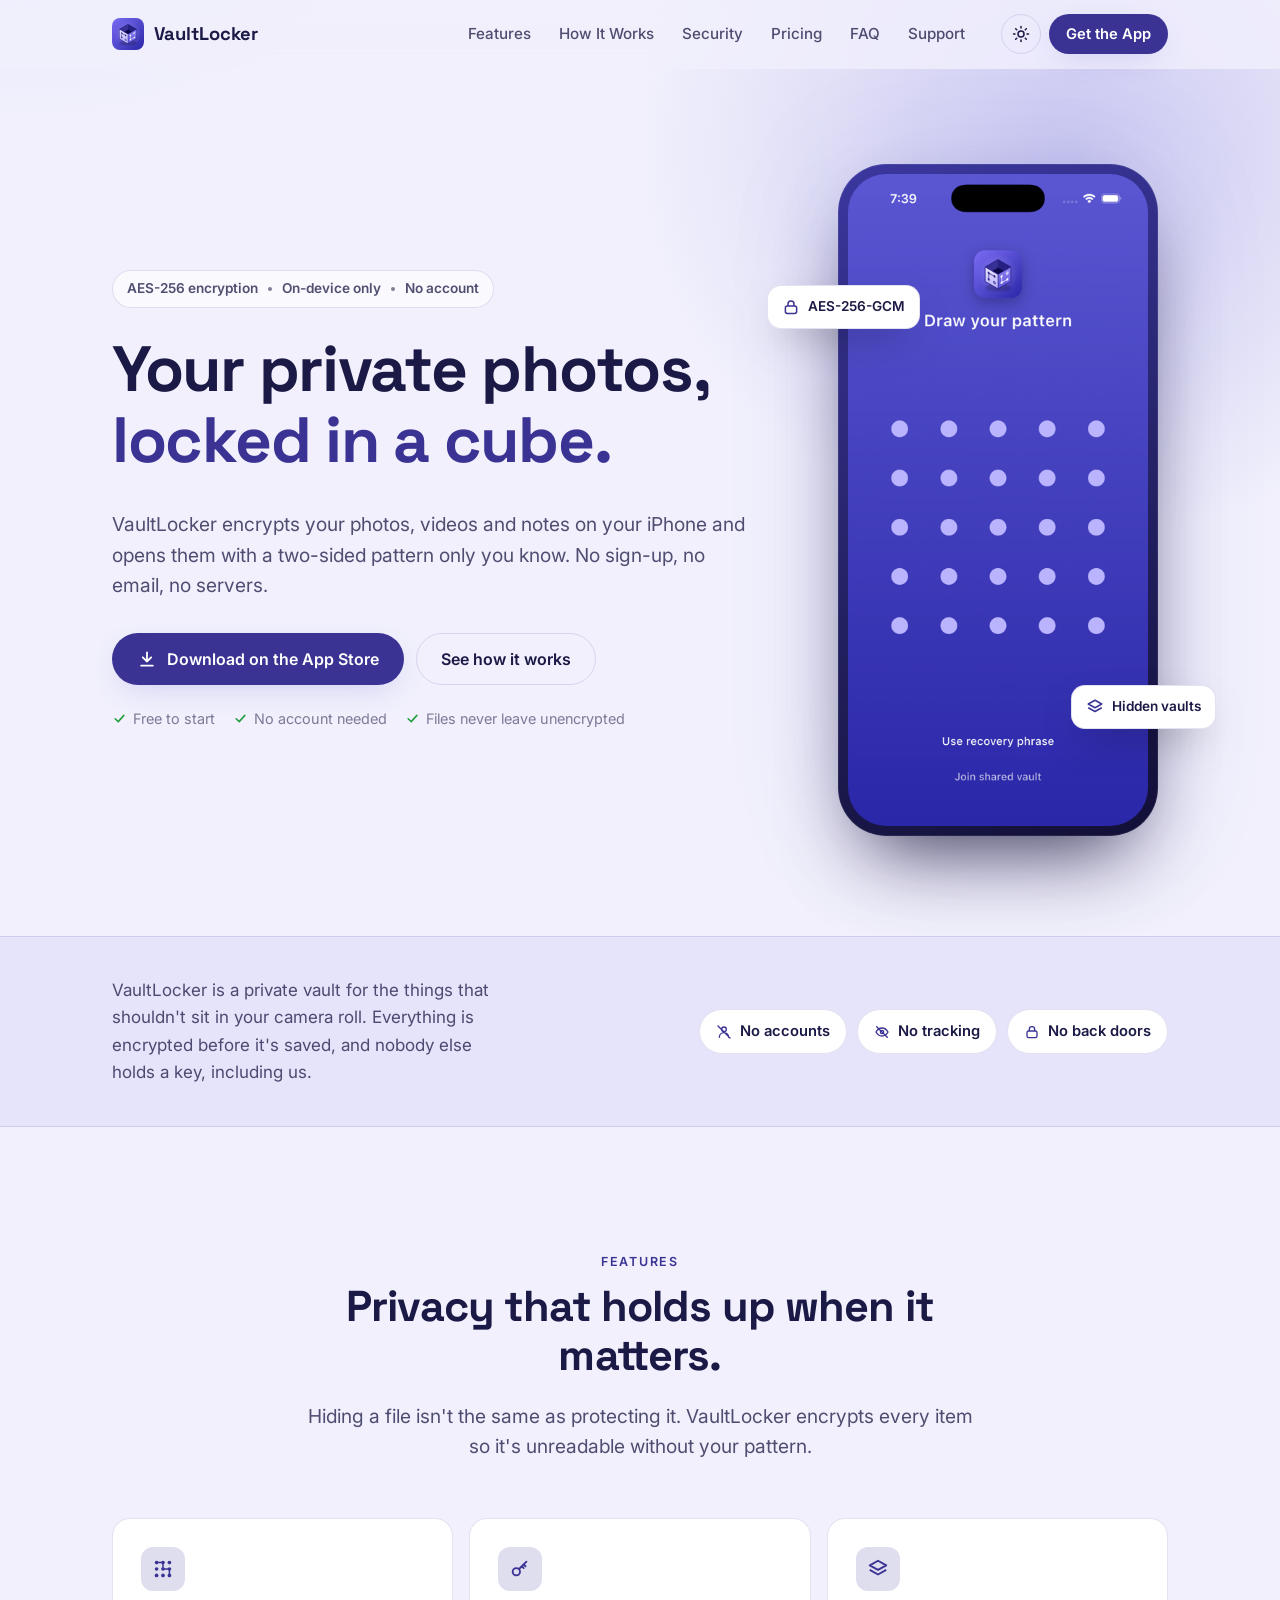
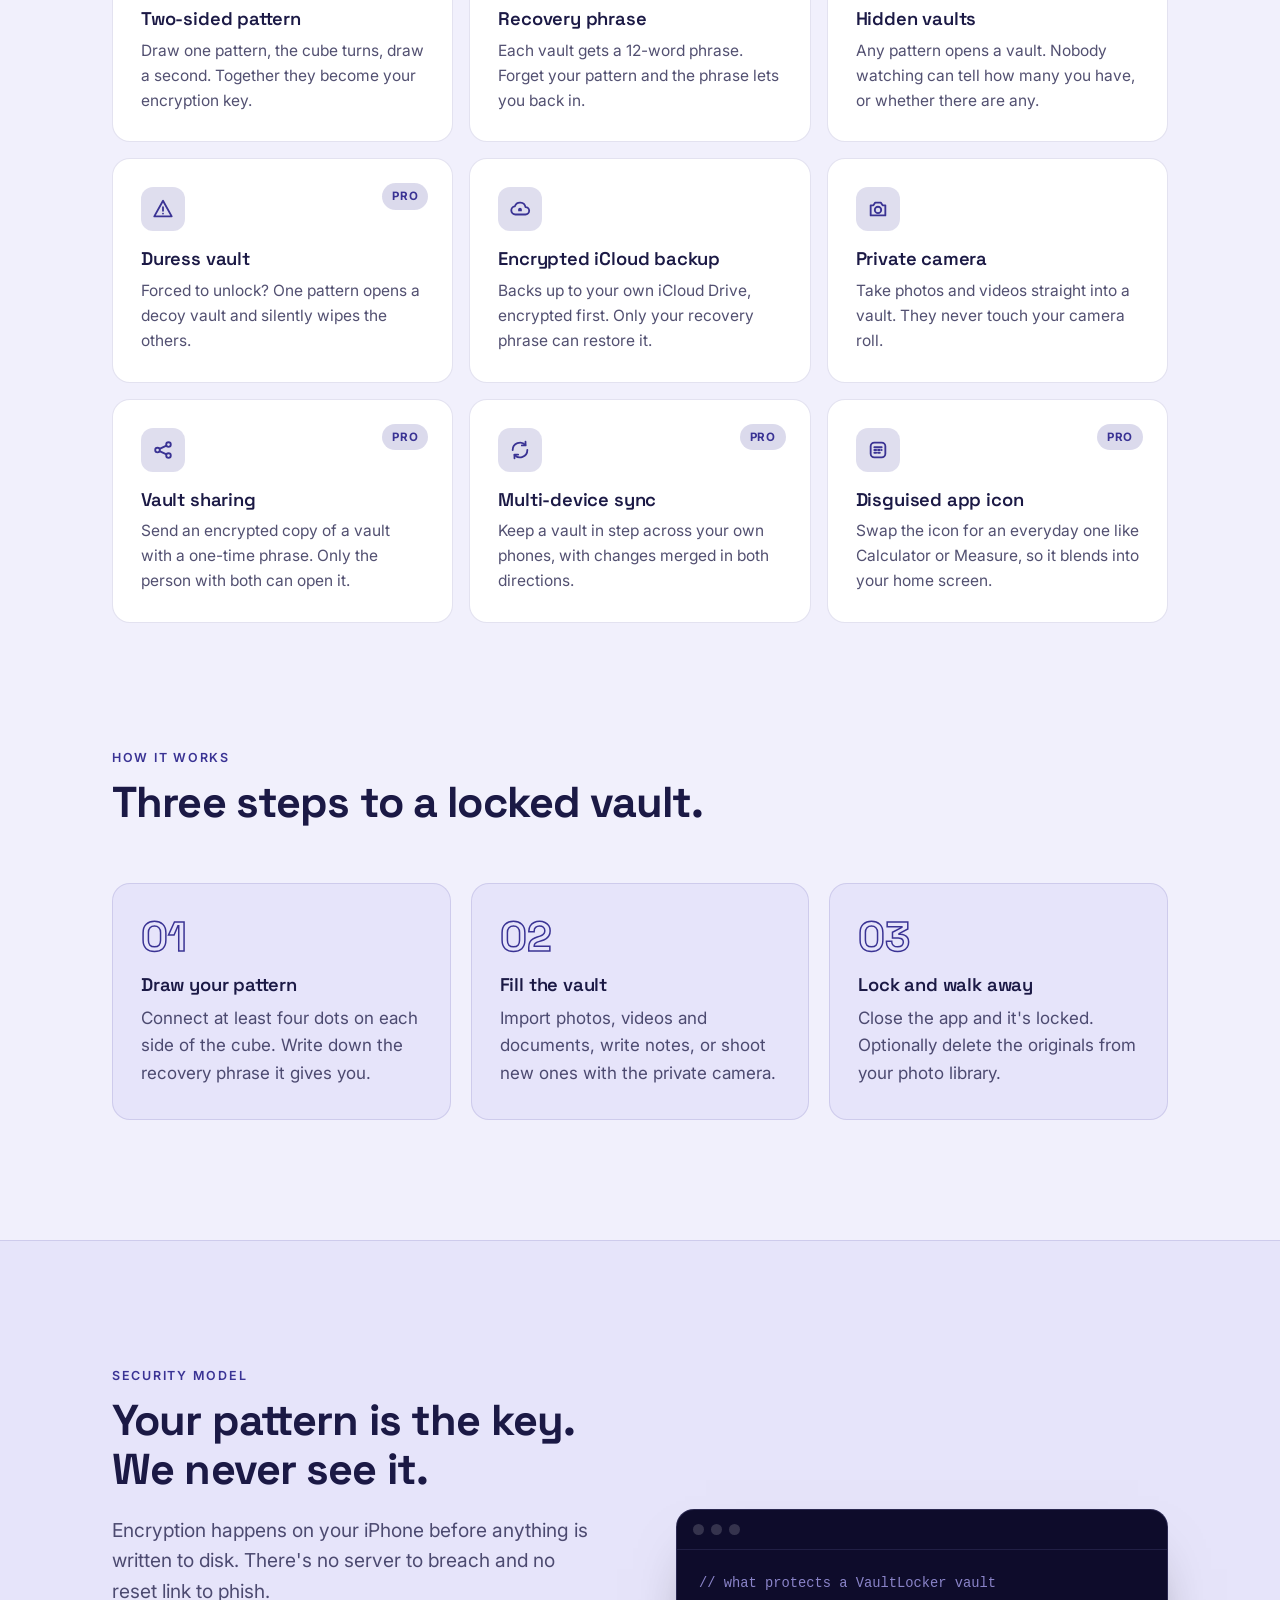
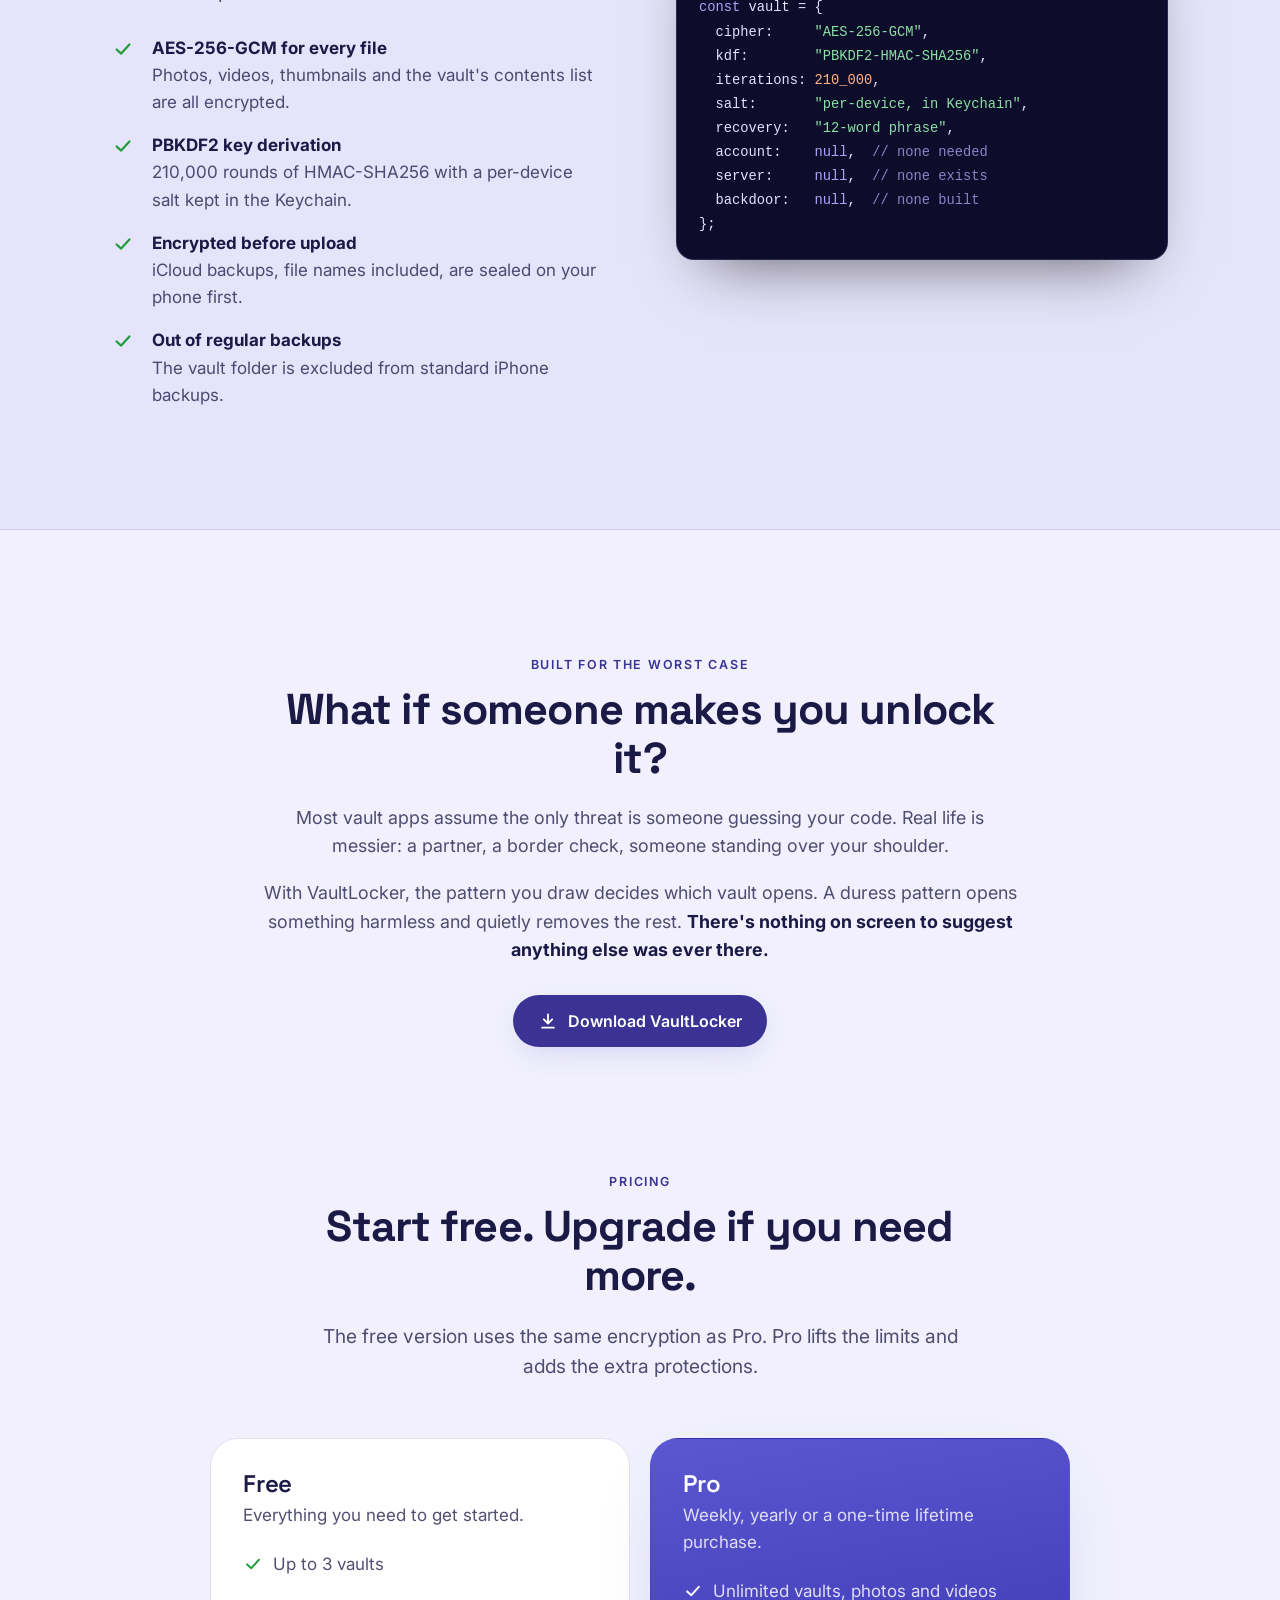
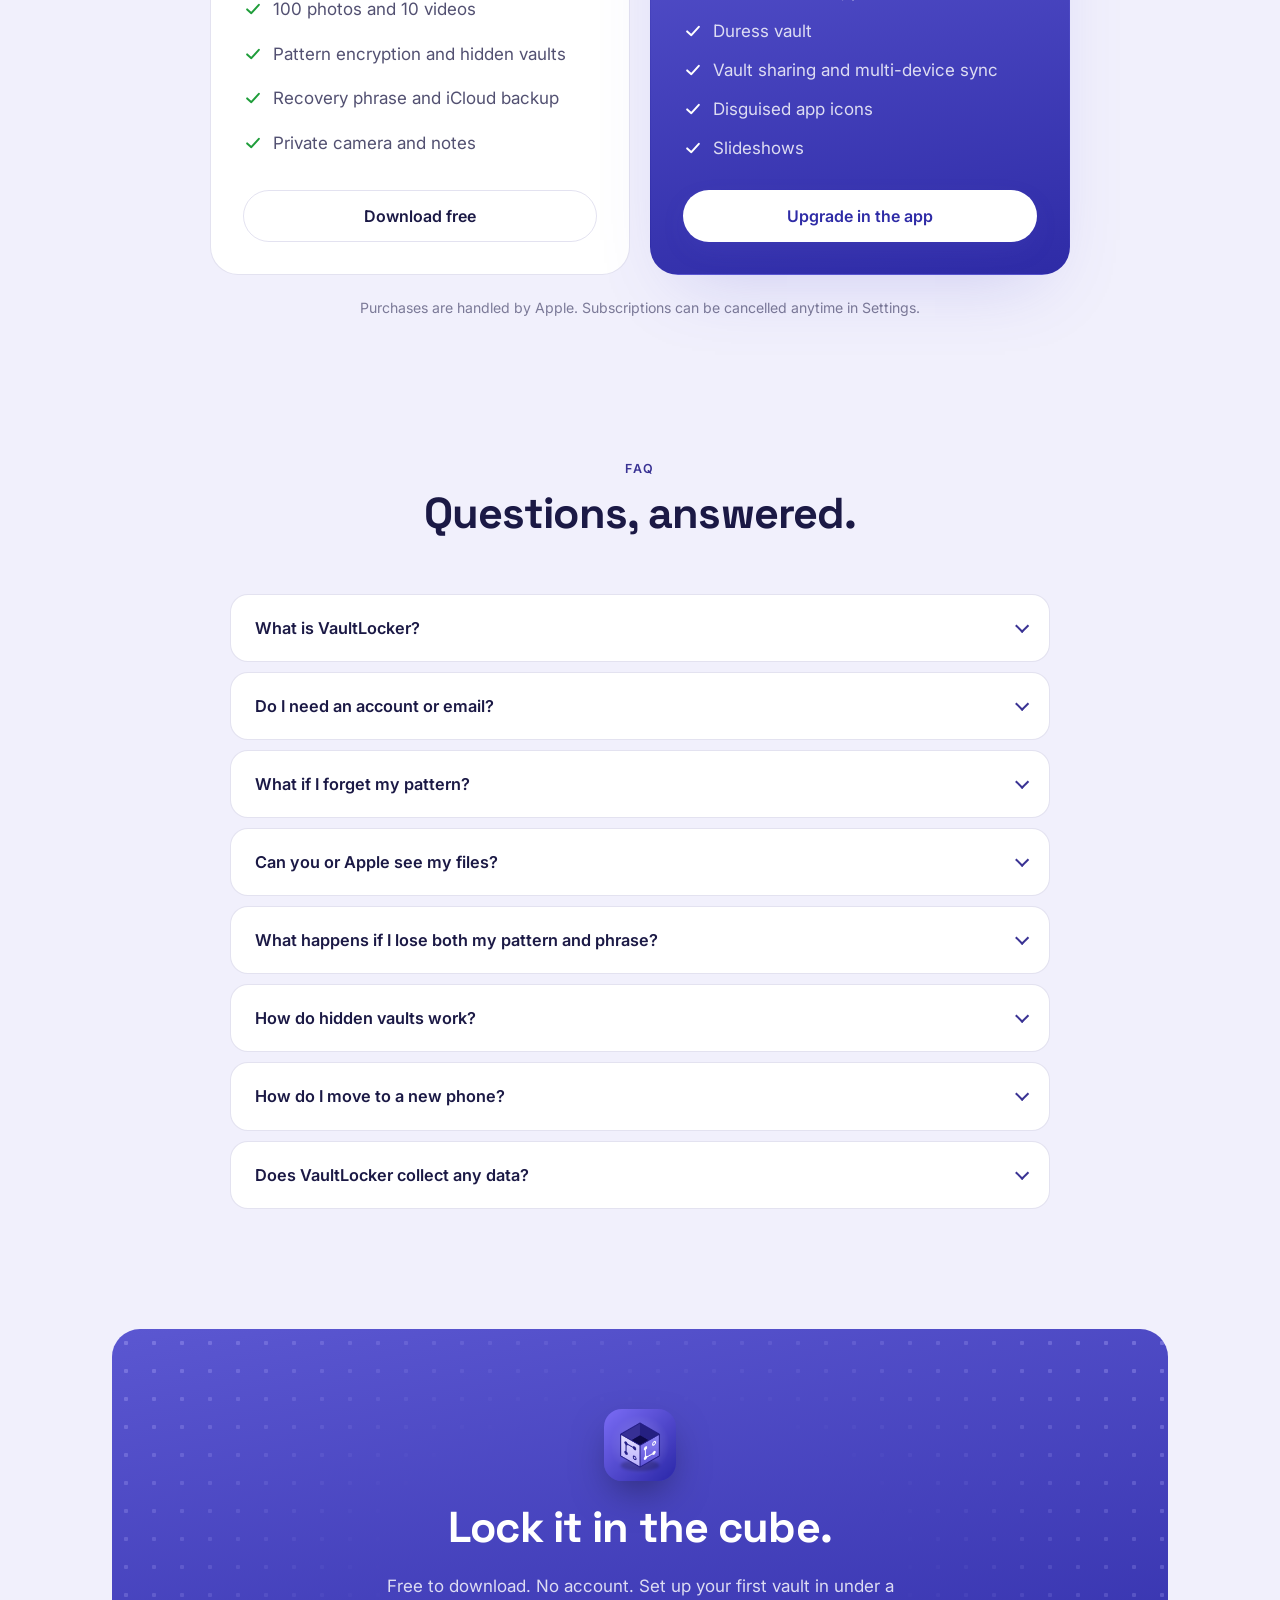
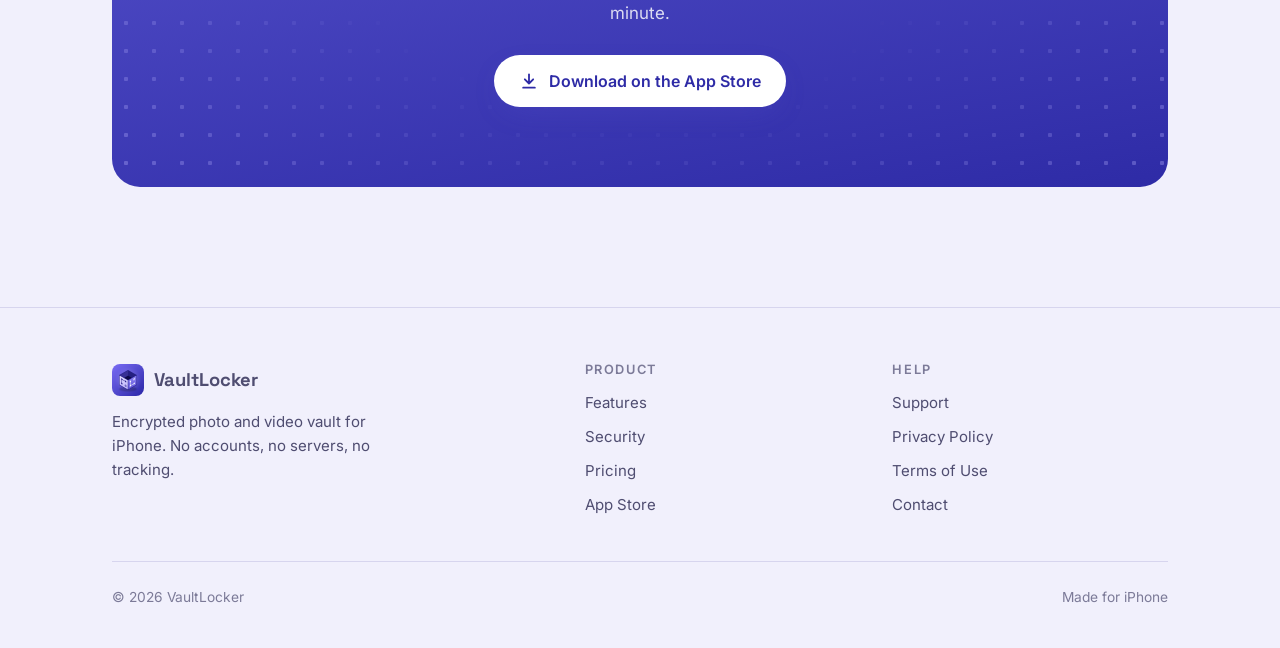
<file: before.html>
<!doctype html>
<html lang="en" class="no-js">
<head>
  <meta charset="utf-8">
  <meta name="viewport" content="width=device-width, initial-scale=1, viewport-fit=cover">
  <title>VaultLocker – Encrypted Photo Vault for iPhone</title>
  <meta name="description" content="VaultLocker keeps your photos, videos and notes encrypted on your iPhone, opened by a two-sided pattern only you know. No account, no servers, no tracking.">
  <meta name="theme-color" content="#15133d">
  <meta name="robots" content="noindex">
  <link rel="icon" type="image/png" href="assets/favicon.png">
  <link rel="apple-touch-icon" href="assets/icon.png">
  <link rel="preconnect" href="https://fonts.googleapis.com">
  <link rel="preconnect" href="https://fonts.gstatic.com" crossorigin>
  <link rel="stylesheet" href="https://fonts.googleapis.com/css2?family=Inter:wght@400;500;600;700&family=Space+Grotesk:wght@500;600;700&display=swap">
  <link rel="stylesheet" href="style.css">
  <script>
    // Runs before first paint so a stored or OS-preferred theme never flashes.
    (function () {
      var t = null;
      try { t = localStorage.getItem('theme'); } catch (e) {}
      if (!t) t = window.matchMedia && matchMedia('(prefers-color-scheme: light)').matches ? 'light' : 'dark';
      document.documentElement.setAttribute('data-theme', t);
    })();
  </script>
</head>
<body>
<svg width="0" height="0" style="position:absolute" aria-hidden="true">
  <symbol id="i-check" viewBox="0 0 24 24"><path d="M5 12.5 10 17l9-10" fill="none" stroke="currentColor" stroke-width="2.4" stroke-linecap="round" stroke-linejoin="round"/></symbol>
  <symbol id="i-lock" viewBox="0 0 24 24"><rect x="4.5" y="10.5" width="15" height="10" rx="2.5" fill="none" stroke="currentColor" stroke-width="2"/><path d="M8 10.5V8a4 4 0 0 1 8 0v2.5" fill="none" stroke="currentColor" stroke-width="2"/></symbol>
  <symbol id="i-grid" viewBox="0 0 24 24"><g fill="currentColor"><circle cx="5" cy="5" r="2"/><circle cx="12" cy="5" r="2"/><circle cx="19" cy="5" r="2"/><circle cx="5" cy="12" r="2"/><circle cx="12" cy="12" r="2"/><circle cx="19" cy="12" r="2"/><circle cx="5" cy="19" r="2"/><circle cx="12" cy="19" r="2"/><circle cx="19" cy="19" r="2"/></g><path d="M5 5h7v7h7v7" fill="none" stroke="currentColor" stroke-width="1.6"/></symbol>
  <symbol id="i-key" viewBox="0 0 24 24"><circle cx="8" cy="15" r="4" fill="none" stroke="currentColor" stroke-width="2"/><path d="m11 12 8-8m-3 3 2 2m-4 0 2 2" fill="none" stroke="currentColor" stroke-width="2" stroke-linecap="round"/></symbol>
  <symbol id="i-layers" viewBox="0 0 24 24"><path d="m12 3 9 5-9 5-9-5zM3 13l9 5 9-5" fill="none" stroke="currentColor" stroke-width="2" stroke-linejoin="round"/></symbol>
  <symbol id="i-alert" viewBox="0 0 24 24"><path d="M12 3 2.5 20h19z" fill="none" stroke="currentColor" stroke-width="2" stroke-linejoin="round"/><path d="M12 10v4m0 3v.01" stroke="currentColor" stroke-width="2" stroke-linecap="round"/></symbol>
  <symbol id="i-cloud" viewBox="0 0 24 24"><path d="M7 18a4.5 4.5 0 0 1-.6-8.96A6 6 0 0 1 18 10a4 4 0 0 1 0 8z" fill="none" stroke="currentColor" stroke-width="2" stroke-linejoin="round"/><path d="M10 14.5h4v-2a2 2 0 0 0-4 0z" fill="currentColor"/></symbol>
  <symbol id="i-share" viewBox="0 0 24 24"><circle cx="6" cy="12" r="2.5" fill="none" stroke="currentColor" stroke-width="2"/><circle cx="18" cy="6" r="2.5" fill="none" stroke="currentColor" stroke-width="2"/><circle cx="18" cy="18" r="2.5" fill="none" stroke="currentColor" stroke-width="2"/><path d="m8.2 10.8 7.6-3.6m-7.6 6 7.6 3.6" stroke="currentColor" stroke-width="2"/></symbol>
  <symbol id="i-sync" viewBox="0 0 24 24"><path d="M4 12a8 8 0 0 1 14-5.3M20 12a8 8 0 0 1-14 5.3" fill="none" stroke="currentColor" stroke-width="2" stroke-linecap="round"/><path d="M18 3v4h-4M6 21v-4h4" fill="none" stroke="currentColor" stroke-width="2" stroke-linecap="round" stroke-linejoin="round"/></symbol>
  <symbol id="i-camera" viewBox="0 0 24 24"><path d="M4 8h3l2-3h6l2 3h3v11H4z" fill="none" stroke="currentColor" stroke-width="2" stroke-linejoin="round"/><circle cx="12" cy="13" r="3.5" fill="none" stroke="currentColor" stroke-width="2"/></symbol>
  <symbol id="i-mask" viewBox="0 0 24 24"><rect x="4" y="4" width="16" height="16" rx="4" fill="none" stroke="currentColor" stroke-width="2"/><path d="M8 9h8M8 12h2m2 0h2m2 0h0M8 15h2m2 0h2" stroke="currentColor" stroke-width="2" stroke-linecap="round"/></symbol>
  <symbol id="i-note" viewBox="0 0 24 24"><path d="M6 3h9l4 4v14H6z" fill="none" stroke="currentColor" stroke-width="2" stroke-linejoin="round"/><path d="M9 12h7M9 16h5" stroke="currentColor" stroke-width="2" stroke-linecap="round"/></symbol>
  <symbol id="i-user-off" viewBox="0 0 24 24"><circle cx="12" cy="8" r="3.5" fill="none" stroke="currentColor" stroke-width="2"/><path d="M5 20a7 7 0 0 1 14 0M3 3l18 18" fill="none" stroke="currentColor" stroke-width="2" stroke-linecap="round"/></symbol>
  <symbol id="i-eye-off" viewBox="0 0 24 24"><path d="M3 12s3.5-6 9-6 9 6 9 6-3.5 6-9 6-9-6-9-6z" fill="none" stroke="currentColor" stroke-width="2"/><circle cx="12" cy="12" r="2.5" fill="none" stroke="currentColor" stroke-width="2"/><path d="M4 4l16 16" stroke="currentColor" stroke-width="2" stroke-linecap="round"/></symbol>
  <symbol id="i-download" viewBox="0 0 24 24"><path d="M12 4v11m-5-5 5 5 5-5M5 20h14" fill="none" stroke="currentColor" stroke-width="2.2" stroke-linecap="round" stroke-linejoin="round"/></symbol>
</svg>

<a class="skip" href="#main">Skip to main content</a>

<header class="site-header">
  <div class="container nav-inner">
    <a href="index.html" class="logo"><img src="assets/icon.png" alt="" width="32" height="32"><span>VaultLocker</span></a>
    <nav id="primary-nav" class="nav-links" aria-label="Primary">
      <a href="#features">Features</a>
      <a href="#how-it-works">How It Works</a>
      <a href="#security">Security</a>
      <a href="#pricing">Pricing</a>
      <a href="#faq">FAQ</a>
      <a href="support.html">Support</a>
    </nav>
    <div class="nav-actions">
      <button class="icon-btn theme-toggle" type="button" aria-label="Toggle light and dark theme">
        <svg class="moon" viewBox="0 0 24 24"><path d="M20 14.5A8 8 0 0 1 9.5 4a8 8 0 1 0 10.5 10.5z" fill="none" stroke="currentColor" stroke-width="2" stroke-linejoin="round"/></svg>
        <svg class="sun" viewBox="0 0 24 24"><circle cx="12" cy="12" r="4" fill="none" stroke="currentColor" stroke-width="2"/><path d="M12 2v2m0 16v2M2 12h2m16 0h2M4.9 4.9l1.4 1.4m11.4 11.4 1.4 1.4M4.9 19.1l1.4-1.4M17.7 6.3l1.4-1.4" stroke="currentColor" stroke-width="2" stroke-linecap="round"/></svg>
      </button>
      <a class="btn btn-primary btn-sm" href="https://apps.apple.com/app/id6830413093">Get the App</a>
      <button class="icon-btn menu-toggle" type="button" aria-label="Open menu" aria-controls="primary-nav" aria-expanded="false">
        <svg viewBox="0 0 24 24"><path d="M4 7h16M4 12h16M4 17h16" stroke="currentColor" stroke-width="2" stroke-linecap="round"/></svg>
      </button>
    </div>
  </div>
</header>

<main id="main">

  <!-- Hero -->
  <section class="hero">
    <div class="container hero-grid">
      <div>
        <div class="pill">AES-256 encryption <span class="dot"></span> On-device only <span class="dot"></span> No account</div>
        <h1>Your private photos, <span class="accent">locked in a cube.</span></h1>
        <p class="lead">VaultLocker encrypts your photos, videos and notes on your iPhone and opens them with a two-sided pattern only you know. No sign-up, no email, no servers.</p>
        <div class="hero-cta">
          <a class="btn btn-primary" href="https://apps.apple.com/app/id6830413093"><svg><use href="#i-download"/></svg>Download on the App Store</a>
          <a class="btn btn-ghost" href="#how-it-works">See how it works</a>
        </div>
        <div class="microline">
          <span><svg><use href="#i-check"/></svg>Free to start</span>
          <span><svg><use href="#i-check"/></svg>No account needed</span>
          <span><svg><use href="#i-check"/></svg>Files never leave unencrypted</span>
        </div>
      </div>
      <div class="phone-wrap">
        <div class="phone"><img src="assets/screen-lock.png" alt="VaultLocker lock screen: draw your pattern on a five by five grid of dots" width="900" height="1957"></div>
        <div class="float-chip one"><svg><use href="#i-lock"/></svg>AES-256-GCM</div>
        <div class="float-chip two"><svg><use href="#i-layers"/></svg>Hidden vaults</div>
      </div>
    </div>
  </section>

  <!-- Trust strip -->
  <section class="trust">
    <div class="container trust-inner">
      <p>VaultLocker is a private vault for the things that shouldn't sit in your camera roll. Everything is encrypted before it's saved, and nobody else holds a key, including us.</p>
      <div class="chips">
        <span class="chip"><svg><use href="#i-user-off"/></svg>No accounts</span>
        <span class="chip"><svg><use href="#i-eye-off"/></svg>No tracking</span>
        <span class="chip"><svg><use href="#i-lock"/></svg>No back doors</span>
      </div>
    </div>
  </section>

  <!-- Features -->
  <section id="features" class="section">
    <div class="container">
      <div class="section-head center reveal">
        <span class="eyebrow">Features</span>
        <h2>Privacy that holds up when it matters.</h2>
        <p class="lead">Hiding a file isn't the same as protecting it. VaultLocker encrypts every item so it's unreadable without your pattern.</p>
      </div>
      <div class="feature-grid">
        <article class="feature reveal">
          <div class="ic"><svg><use href="#i-grid"/></svg></div>
          <h3>Two-sided pattern</h3>
          <p>Draw one pattern, the cube turns, draw a second. Together they become your encryption key.</p>
        </article>
        <article class="feature reveal">
          <div class="ic"><svg><use href="#i-key"/></svg></div>
          <h3>Recovery phrase</h3>
          <p>Each vault gets a 12-word phrase. Forget your pattern and the phrase lets you back in.</p>
        </article>
        <article class="feature reveal">
          <div class="ic"><svg><use href="#i-layers"/></svg></div>
          <h3>Hidden vaults</h3>
          <p>Any pattern opens a vault. Nobody watching can tell how many you have, or whether there are any.</p>
        </article>
        <article class="feature reveal">
          <span class="tag">Pro</span>
          <div class="ic"><svg><use href="#i-alert"/></svg></div>
          <h3>Duress vault</h3>
          <p>Forced to unlock? One pattern opens a decoy vault and silently wipes the others.</p>
        </article>
        <article class="feature reveal">
          <div class="ic"><svg><use href="#i-cloud"/></svg></div>
          <h3>Encrypted iCloud backup</h3>
          <p>Backs up to your own iCloud Drive, encrypted first. Only your recovery phrase can restore it.</p>
        </article>
        <article class="feature reveal">
          <div class="ic"><svg><use href="#i-camera"/></svg></div>
          <h3>Private camera</h3>
          <p>Take photos and videos straight into a vault. They never touch your camera roll.</p>
        </article>
        <article class="feature reveal">
          <span class="tag">Pro</span>
          <div class="ic"><svg><use href="#i-share"/></svg></div>
          <h3>Vault sharing</h3>
          <p>Send an encrypted copy of a vault with a one-time phrase. Only the person with both can open it.</p>
        </article>
        <article class="feature reveal">
          <span class="tag">Pro</span>
          <div class="ic"><svg><use href="#i-sync"/></svg></div>
          <h3>Multi-device sync</h3>
          <p>Keep a vault in step across your own phones, with changes merged in both directions.</p>
        </article>
        <article class="feature reveal">
          <span class="tag">Pro</span>
          <div class="ic"><svg><use href="#i-mask"/></svg></div>
          <h3>Disguised app icon</h3>
          <p>Swap the icon for an everyday one like Calculator or Measure, so it blends into your home screen.</p>
        </article>
      </div>
    </div>
  </section>

  <!-- How it works -->
  <section id="how-it-works" class="section" style="padding-top:0">
    <div class="container">
      <div class="section-head reveal">
        <span class="eyebrow">How it works</span>
        <h2>Three steps to a locked vault.</h2>
      </div>
      <div class="steps">
        <div class="step reveal">
          <span class="num">01</span>
          <h3>Draw your pattern</h3>
          <p>Connect at least four dots on each side of the cube. Write down the recovery phrase it gives you.</p>
        </div>
        <div class="step reveal">
          <span class="num">02</span>
          <h3>Fill the vault</h3>
          <p>Import photos, videos and documents, write notes, or shoot new ones with the private camera.</p>
        </div>
        <div class="step reveal">
          <span class="num">03</span>
          <h3>Lock and walk away</h3>
          <p>Close the app and it's locked. Optionally delete the originals from your photo library.</p>
        </div>
      </div>
    </div>
  </section>

  <!-- Security -->
  <section id="security" class="section security">
    <div class="container security-grid">
      <div class="reveal">
        <span class="eyebrow">Security model</span>
        <h2>Your pattern is the key. We never see it.</h2>
        <p class="lead">Encryption happens on your iPhone before anything is written to disk. There's no server to breach and no reset link to phish.</p>
        <ul class="checklist">
          <li><svg><use href="#i-check"/></svg><span><strong>AES-256-GCM for every file</strong>Photos, videos, thumbnails and the vault's contents list are all encrypted.</span></li>
          <li><svg><use href="#i-check"/></svg><span><strong>PBKDF2 key derivation</strong>210,000 rounds of HMAC-SHA256 with a per-device salt kept in the Keychain.</span></li>
          <li><svg><use href="#i-check"/></svg><span><strong>Encrypted before upload</strong>iCloud backups, file names included, are sealed on your phone first.</span></li>
          <li><svg><use href="#i-check"/></svg><span><strong>Out of regular backups</strong>The vault folder is excluded from standard iPhone backups.</span></li>
        </ul>
      </div>
      <div class="code reveal" aria-label="Summary of the encryption settings">
        <div class="code-bar"><i></i><i></i><i></i></div>
<pre><span class="c">// what protects a VaultLocker vault</span>
<span class="k">const</span> vault = {
  cipher:     <span class="s">"AES-256-GCM"</span>,
  kdf:        <span class="s">"PBKDF2-HMAC-SHA256"</span>,
  iterations: <span class="n">210_000</span>,
  salt:       <span class="s">"per-device, in Keychain"</span>,
  recovery:   <span class="s">"12-word phrase"</span>,
  account:    <span class="k">null</span>,  <span class="c">// none needed</span>
  server:     <span class="k">null</span>,  <span class="c">// none exists</span>
  backdoor:   <span class="k">null</span>,  <span class="c">// none built</span>
};</pre>
      </div>
    </div>
  </section>

  <!-- Story -->
  <section class="section story">
    <div class="container reveal">
      <span class="eyebrow">Built for the worst case</span>
      <h2>What if someone makes you unlock it?</h2>
      <p>Most vault apps assume the only threat is someone guessing your code. Real life is messier: a partner, a border check, someone standing over your shoulder.</p>
      <p>With VaultLocker, the pattern you draw decides which vault opens. A duress pattern opens something harmless and quietly removes the rest. <strong>There's nothing on screen to suggest anything else was ever there.</strong></p>
      <a class="btn btn-primary" href="https://apps.apple.com/app/id6830413093"><svg><use href="#i-download"/></svg>Download VaultLocker</a>
    </div>
  </section>

  <!-- Pricing -->
  <section id="pricing" class="section" style="padding-top:0">
    <div class="container">
      <div class="section-head center reveal">
        <span class="eyebrow">Pricing</span>
        <h2>Start free. Upgrade if you need more.</h2>
        <p class="lead">The free version uses the same encryption as Pro. Pro lifts the limits and adds the extra protections.</p>
      </div>
      <div class="plans">
        <div class="plan reveal">
          <h3>Free</h3>
          <p class="plan-sub">Everything you need to get started.</p>
          <ul>
            <li><svg><use href="#i-check"/></svg>Up to 3 vaults</li>
            <li><svg><use href="#i-check"/></svg>100 photos and 10 videos</li>
            <li><svg><use href="#i-check"/></svg>Pattern encryption and hidden vaults</li>
            <li><svg><use href="#i-check"/></svg>Recovery phrase and iCloud backup</li>
            <li><svg><use href="#i-check"/></svg>Private camera and notes</li>
          </ul>
          <a class="btn btn-ghost" href="https://apps.apple.com/app/id6830413093">Download free</a>
        </div>
        <div class="plan pro reveal">
          <h3>Pro</h3>
          <p class="plan-sub">Weekly, yearly or a one-time lifetime purchase.</p>
          <ul>
            <li><svg><use href="#i-check"/></svg>Unlimited vaults, photos and videos</li>
            <li><svg><use href="#i-check"/></svg>Duress vault</li>
            <li><svg><use href="#i-check"/></svg>Vault sharing and multi-device sync</li>
            <li><svg><use href="#i-check"/></svg>Disguised app icons</li>
            <li><svg><use href="#i-check"/></svg>Slideshows</li>
          </ul>
          <a class="btn btn-primary" href="https://apps.apple.com/app/id6830413093">Upgrade in the app</a>
        </div>
      </div>
      <p class="fine">Purchases are handled by Apple. Subscriptions can be cancelled anytime in Settings.</p>
    </div>
  </section>

  <!-- FAQ -->
  <section id="faq" class="section" style="padding-top:0">
    <div class="container">
      <div class="section-head center reveal">
        <span class="eyebrow">FAQ</span>
        <h2>Questions, answered.</h2>
      </div>
      <div class="faq-list">
        <details class="qa"><summary>What is VaultLocker?</summary><div class="a"><p>An iPhone app that keeps photos, videos, documents and notes in encrypted vaults, each opened by its own two-sided pattern.</p></div></details>
        <details class="qa"><summary>Do I need an account or email?</summary><div class="a"><p>No. There's no sign-up of any kind. Your pattern is the only thing that opens a vault.</p></div></details>
        <details class="qa"><summary>What if I forget my pattern?</summary><div class="a"><p>Tap <strong>Use recovery phrase</strong> on the lock screen, enter the vault's 12-word phrase, and set a new pattern. Your files stay as they are.</p></div></details>
        <details class="qa"><summary>Can you or Apple see my files?</summary><div class="a"><p>No. Files are encrypted on your iPhone with a key derived from your pattern. We have no servers, and iCloud backups are encrypted before they're uploaded.</p></div></details>
        <details class="qa"><summary>What happens if I lose both my pattern and phrase?</summary><div class="a"><p>The vault can't be opened by anyone, including us. That's the trade-off of having no back door, so keep your phrase somewhere safe, away from your phone.</p></div></details>
        <details class="qa"><summary>How do hidden vaults work?</summary><div class="a"><p>Every valid pattern opens a vault. If it isn't one you've set up, you see a fresh empty vault that's never saved unless you add something, so a wrong guess leaves no trace.</p></div></details>
        <details class="qa"><summary>How do I move to a new phone?</summary><div class="a"><p>Turn on Encrypted Backup, then on the new phone choose <strong>Restore from iCloud backup</strong> and enter the vault's recovery phrase. <a href="support.html">Full steps are on the support page.</a></p></div></details>
        <details class="qa"><summary>Does VaultLocker collect any data?</summary><div class="a"><p>No. No analytics, no ads, no tracking. Read the <a href="privacy.html">privacy policy</a> for the details.</p></div></details>
      </div>
    </div>
  </section>

  <!-- Final CTA -->
  <section class="cta-band">
    <div class="container">
      <div class="cta-card reveal">
        <img src="assets/icon.png" alt="" width="72" height="72">
        <h2>Lock it in the cube.</h2>
        <p>Free to download. No account. Set up your first vault in under a minute.</p>
        <a class="btn btn-primary" href="https://apps.apple.com/app/id6830413093"><svg><use href="#i-download"/></svg>Download on the App Store</a>
      </div>
    </div>
  </section>

</main>

<footer class="site-footer">
  <div class="container">
    <div class="footer-grid">
      <div class="footer-brand">
        <a href="index.html" class="logo"><img src="assets/icon.png" alt="" width="32" height="32"><span>VaultLocker</span></a>
        <p>Encrypted photo and video vault for iPhone. No accounts, no servers, no tracking.</p>
      </div>
      <div>
        <h4>Product</h4>
        <ul>
          <li><a href="index.html#features">Features</a></li>
          <li><a href="index.html#security">Security</a></li>
          <li><a href="index.html#pricing">Pricing</a></li>
          <li><a href="https://apps.apple.com/app/id6830413093">App Store</a></li>
        </ul>
      </div>
      <div>
        <h4>Help</h4>
        <ul>
          <li><a href="support.html">Support</a></li>
          <li><a href="privacy.html">Privacy Policy</a></li>
          <li><a href="https://www.apple.com/legal/internet-services/itunes/dev/stdeula/">Terms of Use</a></li>
          <li><a href="mailto:support@vaultlockr.com">Contact</a></li>
        </ul>
      </div>
    </div>
    <div class="footer-bottom">
      <span>© <span id="year">2026</span> VaultLocker</span>
      <span>Made for iPhone</span>
    </div>
  </div>
</footer>

<script src="main.js"></script>
</body>
</html>
</file>
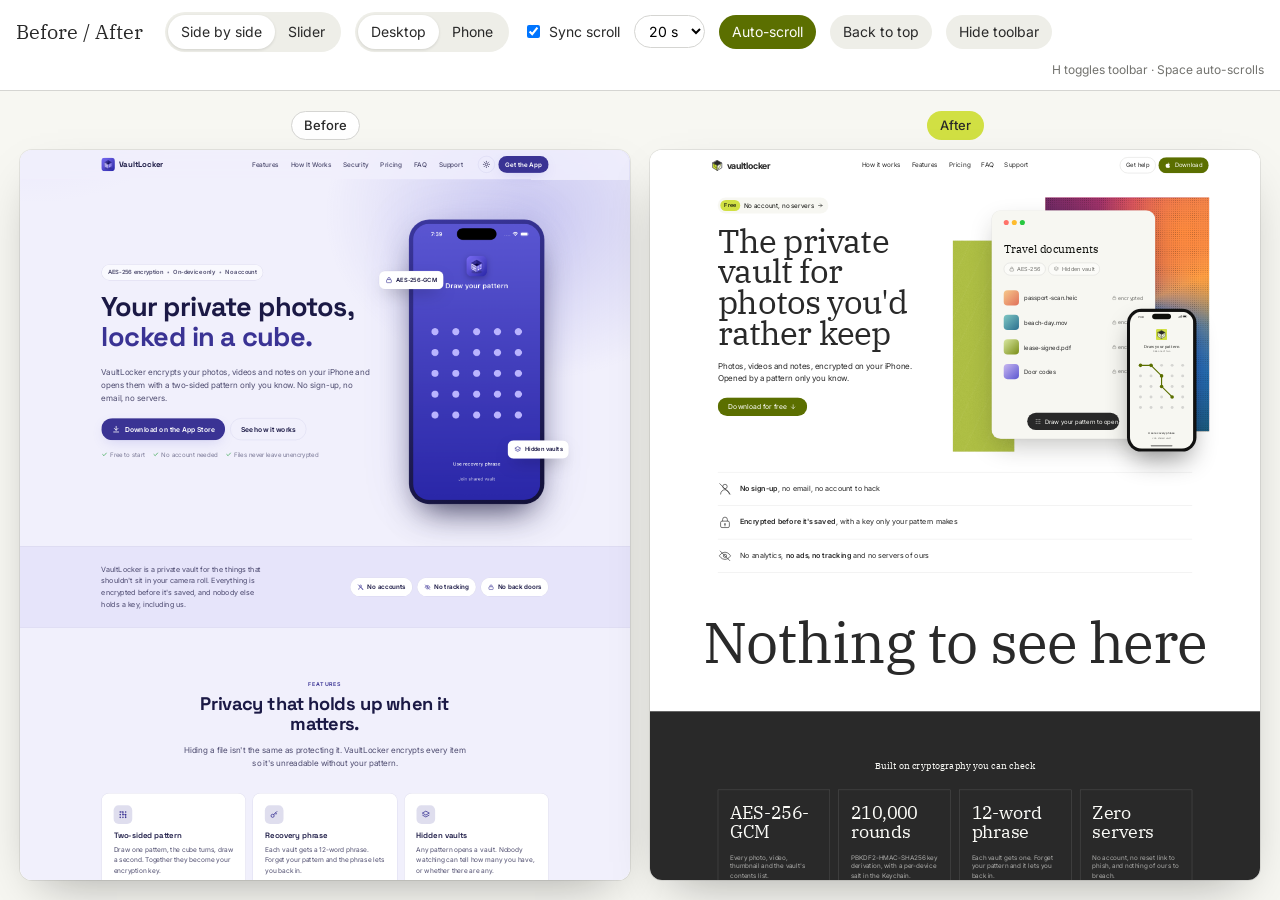
<file: compare.html>
<!doctype html>
<html lang="en">
<head>
  <meta charset="utf-8">
  <meta name="viewport" content="width=device-width, initial-scale=1">
  <meta name="robots" content="noindex">
  <title>Before and After</title>
  <link rel="icon" type="image/png" href="assets/favicon.png">
  <link rel="preconnect" href="https://fonts.googleapis.com">
  <link rel="preconnect" href="https://fonts.gstatic.com" crossorigin>
  <link rel="stylesheet" href="https://fonts.googleapis.com/css2?family=IBM+Plex+Serif&family=Inter:wght@400;500;600&display=swap">
  <style>
    /* A recording stage for social posts: the old page (before.html) and the
       new one (index.html) rendered at real viewport sizes, scaled to fit, with
       scroll kept in step so one swipe moves both. Both frames are same-origin,
       which is what lets this page read and drive their scroll position, so it
       has to be served (python3 -m http.server), not opened as a file. */
    :root {
      --bg: #f7f7f2; --ink: #292929; --muted: #72726e; --line: #d5d5d2;
      --olive: #5b6f00; --lime: #d1e043; --card: #fff;
    }
    * { box-sizing: border-box; }
    html, body { height: 100%; margin: 0; }
    body { background: var(--bg); color: var(--ink); font: 14px/1.4 "Inter", system-ui, sans-serif; display: flex; flex-direction: column; overflow: hidden; }
    .bar { display: flex; flex-wrap: wrap; align-items: center; gap: 10px 14px; padding: 12px 16px; border-bottom: 1px solid var(--line); background: #fff; }
    .bar h1 { margin: 0 8px 0 0; font: 400 20px/1 "IBM Plex Serif", Georgia, serif; }
    .seg { display: inline-flex; background: #eeeee8; border-radius: 999px; padding: 3px; }
    .seg button, .btn { border: 0; background: transparent; font: inherit; color: var(--ink); padding: 7px 13px; border-radius: 999px; cursor: pointer; }
    .seg button[aria-pressed="true"] { background: #fff; box-shadow: 0 1px 3px rgba(0,0,0,.12); }
    .btn { background: #eeeee8; }
    .btn.primary { background: var(--olive); color: #fcfcf8; }
    label.tog { display: inline-flex; align-items: center; gap: 6px; cursor: pointer; }
    .hint { margin-left: auto; color: var(--muted); font-size: 12px; }
    .bar select { font: inherit; border: 1px solid var(--line); border-radius: 999px; padding: 6px 10px; background: #fff; }

    .stage { position: relative; flex: 1; min-height: 0; padding: 20px; display: flex; gap: 20px; justify-content: center; align-items: center; }
    .pane { position: relative; display: flex; flex-direction: column; align-items: center; gap: 10px; min-width: 0; flex: 1; height: 100%; }
    .tag { font: 500 13px/1 "Inter", sans-serif; padding: 7px 12px; border-radius: 999px; background: #fff; border: 1px solid var(--line); }
    .pane.after .tag { background: var(--lime); border-color: transparent; }
    .box { position: relative; flex: 1; width: 100%; min-height: 0; display: grid; place-items: center; }
    .screen { position: relative; overflow: hidden; background: #fff; border-radius: 12px; box-shadow: 0 0 0 1px rgba(0,0,0,.08), 0 20px 50px -20px rgba(0,0,0,.35); }
    .screen iframe { position: absolute; left: 0; top: 0; border: 0; transform-origin: 0 0; background: #fff; }
    body.phone .screen { border-radius: 44px; box-shadow: 0 0 0 10px #111, 0 0 0 11px #333, 0 30px 60px -20px rgba(0,0,0,.5); }

    /* Slider: both panes occupy the same box; the after pane is clipped. */
    body.slider .stage { display: block; }
    body.slider .pane { position: absolute; inset: 20px; height: auto; }
    body.slider .pane.after { clip-path: inset(0 0 0 var(--cut, 50%)); }
    body.slider .pane .tag { position: absolute; top: 0; z-index: 2; }
    body.slider .pane.before .tag { left: 0; }
    body.slider .pane.after .tag { right: 0; }
    .handle { display: none; position: absolute; top: 20px; bottom: 20px; left: var(--cutx, 50%); width: 36px; margin-left: -18px; cursor: ew-resize; z-index: 5; touch-action: none; }
    .handle::before { content: ""; position: absolute; left: 17px; top: 0; bottom: 0; width: 2px; background: var(--ink); }
    .handle::after { content: "\2194"; position: absolute; left: 0; top: 50%; width: 36px; height: 36px; margin-top: -18px; border-radius: 50%; background: var(--ink); color: #fff; display: grid; place-items: center; font-size: 18px; }
    body.slider .handle { display: block; }
    body.dragging iframe { pointer-events: none; }

    /* Recording mode: no toolbar, nothing but the two pages. */
    body.clean .bar { display: none; }
    @media (max-width: 720px) { .stage { flex-direction: column; padding: 12px; } .hint { display: none; } }
  </style>
</head>
<body>
  <div class="bar">
    <h1>Before / After</h1>
    <div class="seg" role="group" aria-label="Layout">
      <button type="button" data-layout="side" aria-pressed="true">Side by side</button>
      <button type="button" data-layout="slider" aria-pressed="false">Slider</button>
    </div>
    <div class="seg" role="group" aria-label="Device">
      <button type="button" data-device="desktop" aria-pressed="true">Desktop</button>
      <button type="button" data-device="phone" aria-pressed="false">Phone</button>
    </div>
    <label class="tog"><input type="checkbox" id="sync" checked> Sync scroll</label>
    <select id="speed" aria-label="Auto-scroll length">
      <option value="12">12 s</option>
      <option value="20" selected>20 s</option>
      <option value="30">30 s</option>
    </select>
    <button type="button" class="btn primary" id="auto">Auto-scroll</button>
    <button type="button" class="btn" id="top">Back to top</button>
    <button type="button" class="btn" id="clean">Hide toolbar</button>
    <span class="hint">H toggles toolbar · Space auto-scrolls</span>
  </div>

  <div class="stage" id="stage">
    <div class="pane before"><span class="tag">Before</span><div class="box"><div class="screen"><iframe src="before.html" title="Current site"></iframe></div></div></div>
    <div class="pane after"><span class="tag">After</span><div class="box"><div class="screen"><iframe src="index.html" title="Redesigned site"></iframe></div></div></div>
    <div class="handle" id="handle" role="slider" aria-label="Reveal" aria-valuemin="0" aria-valuemax="100" aria-valuenow="50" tabindex="0"></div>
  </div>

<script>
(function () {
  var body = document.body;
  var frames = [].slice.call(document.querySelectorAll('iframe'));
  var VIEW = { desktop: { w: 1440, h: 900 }, phone: { w: 390, h: 844 } };
  var state = { layout: 'side', device: 'desktop', cut: 50 };

  // Desktop frames keep a real 1440px viewport and are scaled down, so the
  // layout shown is the one a visitor sees, not a squeezed one. Height is
  // whatever fills the box at that scale. Phones keep a fixed 390x844.
  function fit() {
    frames.forEach(function (f) {
      var box = f.closest('.box'), screen = f.parentNode;
      var bw = box.clientWidth, bh = box.clientHeight;
      var v = VIEW[state.device], w = v.w, h, s;
      if (state.device === 'desktop') { s = bw / w; h = bh / s; }
      else { h = v.h; s = Math.min(bh / h, bw / w) * 0.96; }
      f.style.width = w + 'px'; f.style.height = h + 'px';
      f.style.transform = 'scale(' + s + ')';
      screen.style.width = (w * s) + 'px'; screen.style.height = (h * s) + 'px';
    });
    placeHandle();
  }

  // The handle tracks the visible screen, not the whole pane, so in phone mode
  // the cut lands on the phone rather than the empty space around it.
  function placeHandle() {
    var stage = document.getElementById('stage').getBoundingClientRect();
    var scr = frames[0].parentNode.getBoundingClientRect();
    var x = scr.left - stage.left + scr.width * state.cut / 100;
    var paneLeft = document.querySelector('.pane.after').getBoundingClientRect().left - stage.left;
    body.style.setProperty('--cutx', x + 'px');
    body.style.setProperty('--cut', (x - paneLeft) + 'px');
  }

  function setPressed(attr, val) {
    document.querySelectorAll('[data-' + attr + ']').forEach(function (b) {
      b.setAttribute('aria-pressed', String(b.getAttribute('data-' + attr) === val));
    });
  }
  document.querySelectorAll('[data-layout]').forEach(function (b) {
    b.addEventListener('click', function () {
      state.layout = b.getAttribute('data-layout');
      body.classList.toggle('slider', state.layout === 'slider');
      setPressed('layout', state.layout); requestAnimationFrame(fit);
    });
  });
  document.querySelectorAll('[data-device]').forEach(function (b) {
    b.addEventListener('click', function () {
      state.device = b.getAttribute('data-device');
      body.classList.toggle('phone', state.device === 'phone');
      setPressed('device', state.device); requestAnimationFrame(fit);
    });
  });
  window.addEventListener('resize', fit);

  // Scroll sync by fraction of scrollable height: the pages differ in length,
  // so matching pixels would leave one stuck at its footer while the other is
  // halfway down.
  function win(f) { try { return f.contentWindow; } catch (e) { return null; } }
  function maxY(w) { var d = w.document.documentElement; return Math.max(1, d.scrollHeight - w.innerHeight); }
  function setFrac(w, frac) { w.scrollTo({ top: frac * maxY(w), behavior: 'instant' }); }
  var syncing = null;
  frames.forEach(function (f, i) {
    f.addEventListener('load', function () {
      var w = win(f); if (!w) return;
      w.addEventListener('scroll', function () {
        if (!document.getElementById('sync').checked || auto) return;
        if (syncing && syncing !== w) return;
        syncing = w;
        var other = win(frames[1 - i]);
        if (other) setFrac(other, w.scrollY / maxY(w));
        clearTimeout(f._t); f._t = setTimeout(function () { syncing = null; }, 80);
      }, { passive: true });
      // Recording should not depend on where the mouse is, so keys pressed
      // inside a frame still reach this page.
      w.addEventListener('keydown', onKey);
    });
  });

  var auto = null;
  function stopAuto() { if (auto) cancelAnimationFrame(auto); auto = null; document.getElementById('auto').textContent = 'Auto-scroll'; }
  function startAuto() {
    var secs = +document.getElementById('speed').value, t0 = null;
    var start = (function () { var w = win(frames[0]); return w ? w.scrollY / maxY(w) : 0; })();
    if (start > 0.98) start = 0;
    document.getElementById('auto').textContent = 'Stop';
    function step(ts) {
      if (t0 === null) t0 = ts;
      var frac = Math.min(1, start + (ts - t0) / (secs * 1000));
      frames.forEach(function (f) { var w = win(f); if (w) setFrac(w, frac); });
      if (frac < 1) auto = requestAnimationFrame(step); else stopAuto();
    }
    auto = requestAnimationFrame(step);
  }
  function toggleAuto() { auto ? stopAuto() : startAuto(); }
  document.getElementById('auto').addEventListener('click', toggleAuto);
  document.getElementById('top').addEventListener('click', function () {
    stopAuto(); frames.forEach(function (f) { var w = win(f); if (w) setFrac(w, 0); });
  });
  document.getElementById('clean').addEventListener('click', function () { body.classList.add('clean'); requestAnimationFrame(fit); });

  function onKey(e) {
    if (e.target && /INPUT|SELECT/.test(e.target.tagName)) return;
    if (e.key === 'h' || e.key === 'H') { body.classList.toggle('clean'); requestAnimationFrame(fit); }
    else if (e.key === ' ') { e.preventDefault(); toggleAuto(); }
  }
  document.addEventListener('keydown', onKey);

  // Slider drag. Iframes swallow pointer events, so they are disabled while
  // dragging (body.dragging) or the handle would stick the moment it crosses one.
  var handle = document.getElementById('handle');
  function dragTo(clientX) {
    var scr = frames[0].parentNode.getBoundingClientRect();
    state.cut = Math.max(0, Math.min(100, (clientX - scr.left) / scr.width * 100));
    handle.setAttribute('aria-valuenow', Math.round(state.cut));
    placeHandle();
  }
  handle.addEventListener('pointerdown', function (e) {
    handle.setPointerCapture(e.pointerId); body.classList.add('dragging'); dragTo(e.clientX);
  });
  handle.addEventListener('pointermove', function (e) { if (body.classList.contains('dragging')) dragTo(e.clientX); });
  handle.addEventListener('pointerup', function () { body.classList.remove('dragging'); });
  handle.addEventListener('keydown', function (e) {
    if (e.key === 'ArrowLeft' || e.key === 'ArrowRight') {
      state.cut = Math.max(0, Math.min(100, state.cut + (e.key === 'ArrowLeft' ? -5 : 5)));
      placeHandle(); e.preventDefault();
    }
  });

  fit();
})();
</script>
</body>
</html>
</file>
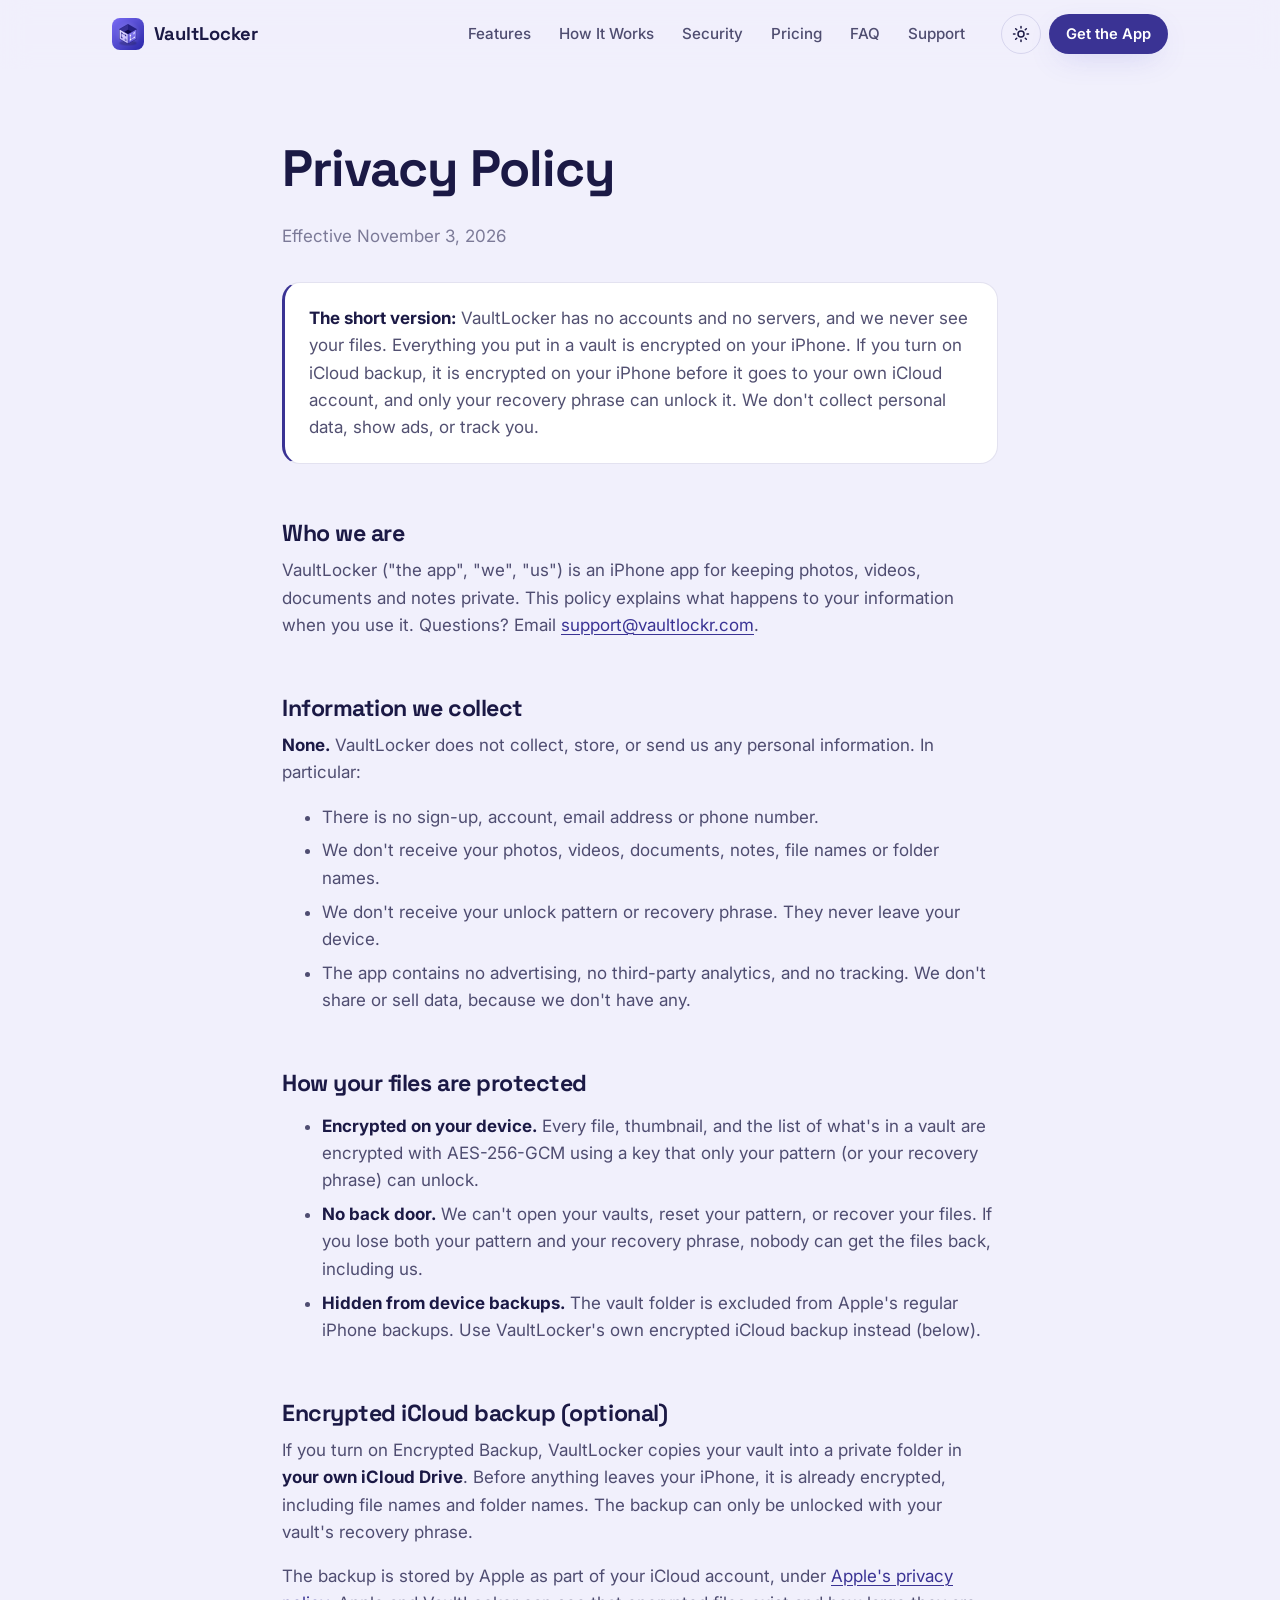
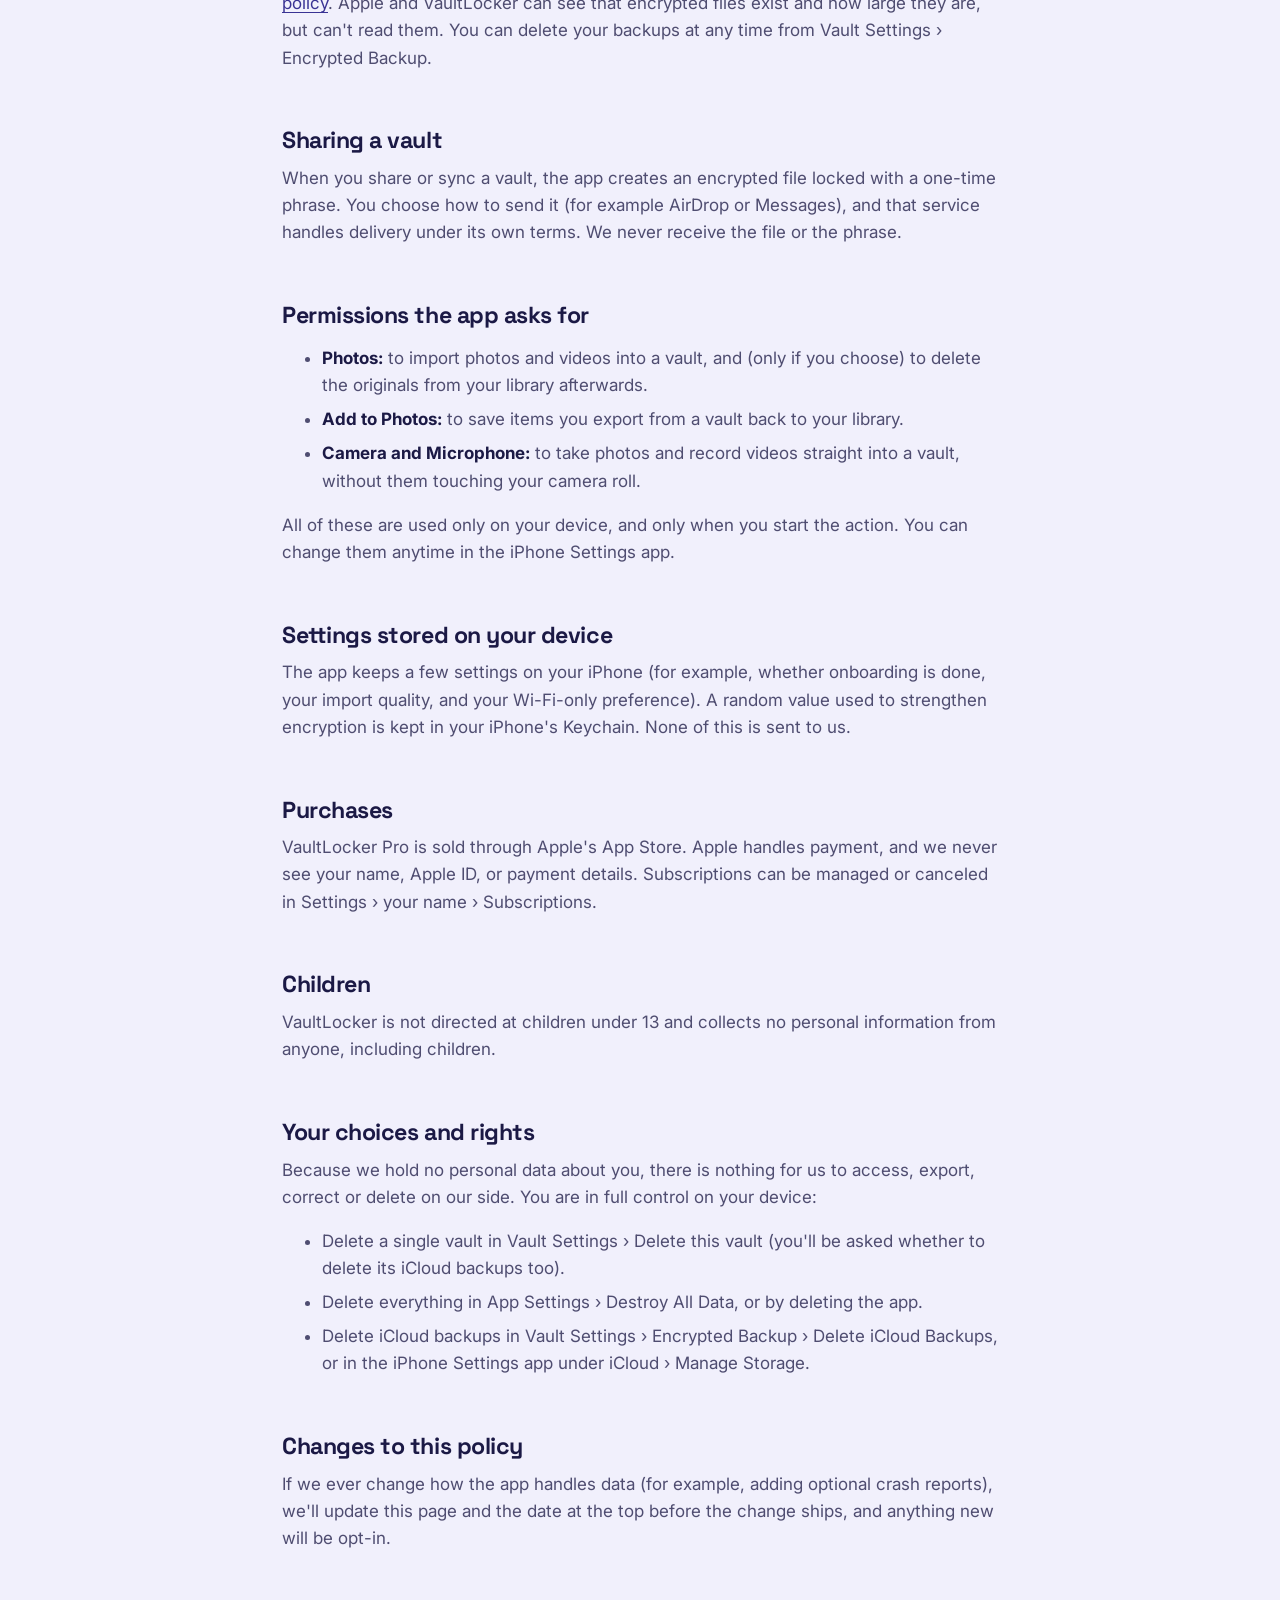
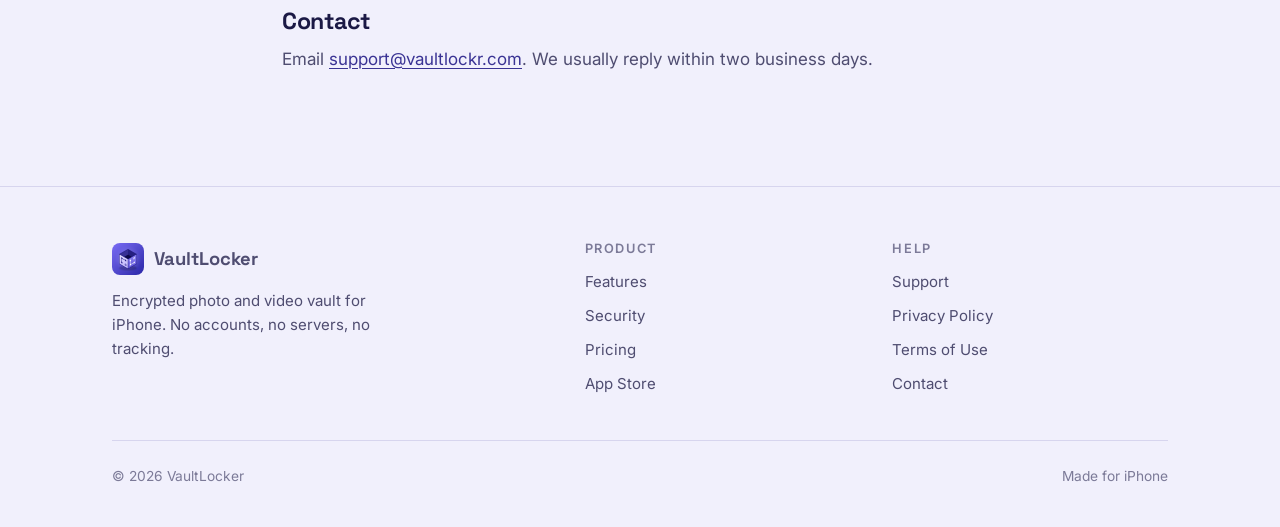
<file: privacy.html>
<!doctype html>
<html lang="en" class="no-js">
<head>
  <meta charset="utf-8">
  <meta name="viewport" content="width=device-width, initial-scale=1, viewport-fit=cover">
  <title>Privacy Policy – VaultLocker</title>
  <meta name="description" content="VaultLocker privacy policy. No accounts, no servers, no tracking. Your files are encrypted on your iPhone.">
  <meta name="theme-color" content="#15133d">
  <meta name="apple-itunes-app" content="app-id=6830413093">
  <link rel="canonical" href="https://vaultlockr.com/privacy.html">
  <meta property="og:type" content="website">
  <meta property="og:site_name" content="VaultLocker">
  <meta property="og:url" content="https://vaultlockr.com/privacy.html">
  <meta property="og:title" content="Privacy Policy – VaultLocker">
  <meta property="og:description" content="VaultLocker privacy policy. No accounts, no servers, no tracking. Your files are encrypted on your iPhone.">
  <meta property="og:image" content="https://vaultlockr.com/assets/og-image.png">
  <meta property="og:image:width" content="1200">
  <meta property="og:image:height" content="630">
  <meta property="og:image:alt" content="VaultLocker: the private vault for photos you'd rather keep">
  <meta name="twitter:card" content="summary_large_image">
  <script type="application/ld+json">
{
  "@context": "https://schema.org",
  "@type": "WebPage",
  "url": "https://vaultlockr.com/privacy.html",
  "name": "Privacy Policy – VaultLocker",
  "isPartOf": {
    "@type": "WebSite",
    "url": "https://vaultlockr.com/",
    "name": "VaultLocker"
  },
  "publisher": {
    "@type": "Organization",
    "@id": "https://vaultlockr.com/#org",
    "name": "VaultLocker",
    "url": "https://vaultlockr.com/",
    "logo": "https://vaultlockr.com/assets/icon-v2-180.png",
    "email": "support@vaultlockr.com",
    "sameAs": [
      "https://apps.apple.com/app/id6830413093"
    ]
  }
}
  </script>
  <link rel="icon" type="image/png" href="assets/favicon.png">
  <link rel="apple-touch-icon" href="assets/icon.png">
  <link rel="preconnect" href="https://fonts.googleapis.com">
  <link rel="preconnect" href="https://fonts.gstatic.com" crossorigin>
  <link rel="stylesheet" href="https://fonts.googleapis.com/css2?family=Inter:wght@400;500;600;700&family=Space+Grotesk:wght@500;600;700&display=swap">
  <link rel="stylesheet" href="style.css">
  <script>
    // Runs before first paint so a stored or OS-preferred theme never flashes.
    (function () {
      var t = null;
      try { t = localStorage.getItem('theme'); } catch (e) {}
      if (!t) t = window.matchMedia && matchMedia('(prefers-color-scheme: light)').matches ? 'light' : 'dark';
      document.documentElement.setAttribute('data-theme', t);
    })();
  </script>
</head>
<body>
<a class="skip" href="#main">Skip to main content</a>

<header class="site-header">
  <div class="container nav-inner">
    <a href="index.html" class="logo"><img src="assets/icon.png" alt="" width="32" height="32"><span>VaultLocker</span></a>
    <nav id="primary-nav" class="nav-links" aria-label="Primary">
      <a href="index.html#features">Features</a>
      <a href="index.html#how-it-works">How It Works</a>
      <a href="index.html#security">Security</a>
      <a href="index.html#pricing">Pricing</a>
      <a href="index.html#faq">FAQ</a>
      <a href="support.html">Support</a>
    </nav>
    <div class="nav-actions">
      <button class="icon-btn theme-toggle" type="button" aria-label="Toggle light and dark theme">
        <svg class="moon" viewBox="0 0 24 24"><path d="M20 14.5A8 8 0 0 1 9.5 4a8 8 0 1 0 10.5 10.5z" fill="none" stroke="currentColor" stroke-width="2" stroke-linejoin="round"/></svg>
        <svg class="sun" viewBox="0 0 24 24"><circle cx="12" cy="12" r="4" fill="none" stroke="currentColor" stroke-width="2"/><path d="M12 2v2m0 16v2M2 12h2m16 0h2M4.9 4.9l1.4 1.4m11.4 11.4 1.4 1.4M4.9 19.1l1.4-1.4M17.7 6.3l1.4-1.4" stroke="currentColor" stroke-width="2" stroke-linecap="round"/></svg>
      </button>
      <a class="btn btn-primary btn-sm" href="https://apps.apple.com/app/id6830413093">Get the App</a>
      <button class="icon-btn menu-toggle" type="button" aria-label="Open menu" aria-controls="primary-nav" aria-expanded="false">
        <svg viewBox="0 0 24 24"><path d="M4 7h16M4 12h16M4 17h16" stroke="currentColor" stroke-width="2" stroke-linecap="round"/></svg>
      </button>
    </div>
  </div>
</header>

<main id="main" class="doc">
  <div class="container">
    <h1>Privacy Policy</h1>
    <p class="meta">Effective November 3, 2026</p>

    <div class="note">
      <p><strong>The short version:</strong> VaultLocker has no accounts and no servers, and we never see your files. Everything you put in a vault is encrypted on your iPhone. If you turn on iCloud backup, it is encrypted on your iPhone before it goes to your own iCloud account, and only your recovery phrase can unlock it. We don't collect personal data, show ads, or track you.</p>
    </div>

    <h2>Who we are</h2>
    <p>VaultLocker ("the app", "we", "us") is an iPhone app for keeping photos, videos, documents and notes private. This policy explains what happens to your information when you use it. Questions? Email <a href="mailto:support@vaultlockr.com">support@vaultlockr.com</a>.</p>

    <h2>Information we collect</h2>
    <p><strong>None.</strong> VaultLocker does not collect, store, or send us any personal information. In particular:</p>
    <ul>
      <li>There is no sign-up, account, email address or phone number.</li>
      <li>We don't receive your photos, videos, documents, notes, file names or folder names.</li>
      <li>We don't receive your unlock pattern or recovery phrase. They never leave your device.</li>
      <li>The app contains no advertising, no third-party analytics, and no tracking. We don't share or sell data, because we don't have any.</li>
    </ul>

    <h2>How your files are protected</h2>
    <ul>
      <li><strong>Encrypted on your device.</strong> Every file, thumbnail, and the list of what's in a vault are encrypted with AES-256-GCM using a key that only your pattern (or your recovery phrase) can unlock.</li>
      <li><strong>No back door.</strong> We can't open your vaults, reset your pattern, or recover your files. If you lose both your pattern and your recovery phrase, nobody can get the files back, including us.</li>
      <li><strong>Hidden from device backups.</strong> The vault folder is excluded from Apple's regular iPhone backups. Use VaultLocker's own encrypted iCloud backup instead (below).</li>
    </ul>

    <h2>Encrypted iCloud backup (optional)</h2>
    <p>If you turn on Encrypted Backup, VaultLocker copies your vault into a private folder in <strong>your own iCloud Drive</strong>. Before anything leaves your iPhone, it is already encrypted, including file names and folder names. The backup can only be unlocked with your vault's recovery phrase.</p>
    <p>The backup is stored by Apple as part of your iCloud account, under <a href="https://www.apple.com/legal/privacy/">Apple's privacy policy</a>. Apple and VaultLocker can see that encrypted files exist and how large they are, but can't read them. You can delete your backups at any time from Vault Settings › Encrypted Backup.</p>

    <h2>Sharing a vault</h2>
    <p>When you share or sync a vault, the app creates an encrypted file locked with a one-time phrase. You choose how to send it (for example AirDrop or Messages), and that service handles delivery under its own terms. We never receive the file or the phrase.</p>

    <h2>Permissions the app asks for</h2>
    <ul>
      <li><strong>Photos:</strong> to import photos and videos into a vault, and (only if you choose) to delete the originals from your library afterwards.</li>
      <li><strong>Add to Photos:</strong> to save items you export from a vault back to your library.</li>
      <li><strong>Camera and Microphone:</strong> to take photos and record videos straight into a vault, without them touching your camera roll.</li>
    </ul>
    <p>All of these are used only on your device, and only when you start the action. You can change them anytime in the iPhone Settings app.</p>

    <h2>Settings stored on your device</h2>
    <p>The app keeps a few settings on your iPhone (for example, whether onboarding is done, your import quality, and your Wi-Fi-only preference). A random value used to strengthen encryption is kept in your iPhone's Keychain. None of this is sent to us.</p>

    <h2>Purchases</h2>
    <p>VaultLocker Pro is sold through Apple's App Store. Apple handles payment, and we never see your name, Apple ID, or payment details. Subscriptions can be managed or canceled in Settings › your name › Subscriptions.</p>

    <h2>Children</h2>
    <p>VaultLocker is not directed at children under 13 and collects no personal information from anyone, including children.</p>

    <h2>Your choices and rights</h2>
    <p>Because we hold no personal data about you, there is nothing for us to access, export, correct or delete on our side. You are in full control on your device:</p>
    <ul>
      <li>Delete a single vault in Vault Settings › Delete this vault (you'll be asked whether to delete its iCloud backups too).</li>
      <li>Delete everything in App Settings › Destroy All Data, or by deleting the app.</li>
      <li>Delete iCloud backups in Vault Settings › Encrypted Backup › Delete iCloud Backups, or in the iPhone Settings app under iCloud › Manage Storage.</li>
    </ul>

    <h2>Changes to this policy</h2>
    <p>If we ever change how the app handles data (for example, adding optional crash reports), we'll update this page and the date at the top before the change ships, and anything new will be opt-in.</p>

    <h2>Contact</h2>
    <p>Email <a href="mailto:support@vaultlockr.com">support@vaultlockr.com</a>. We usually reply within two business days.</p>
    </div>
</main>

<footer class="site-footer">
  <div class="container">
    <div class="footer-grid">
      <div class="footer-brand">
        <a href="index.html" class="logo"><img src="assets/icon.png" alt="" width="32" height="32"><span>VaultLocker</span></a>
        <p>Encrypted photo and video vault for iPhone. No accounts, no servers, no tracking.</p>
      </div>
      <div>
        <h4>Product</h4>
        <ul>
          <li><a href="index.html#features">Features</a></li>
          <li><a href="index.html#security">Security</a></li>
          <li><a href="index.html#pricing">Pricing</a></li>
          <li><a href="https://apps.apple.com/app/id6830413093">App Store</a></li>
        </ul>
      </div>
      <div>
        <h4>Help</h4>
        <ul>
          <li><a href="support.html">Support</a></li>
          <li><a href="privacy.html">Privacy Policy</a></li>
          <li><a href="https://www.apple.com/legal/internet-services/itunes/dev/stdeula/">Terms of Use</a></li>
          <li><a href="mailto:support@vaultlockr.com">Contact</a></li>
        </ul>
      </div>
    </div>
    <div class="footer-bottom">
      <span>© <span id="year">2026</span> VaultLocker</span>
      <span>Made for iPhone</span>
    </div>
  </div>
</footer>

<script src="main.js"></script>
</body>
</html>
</file>
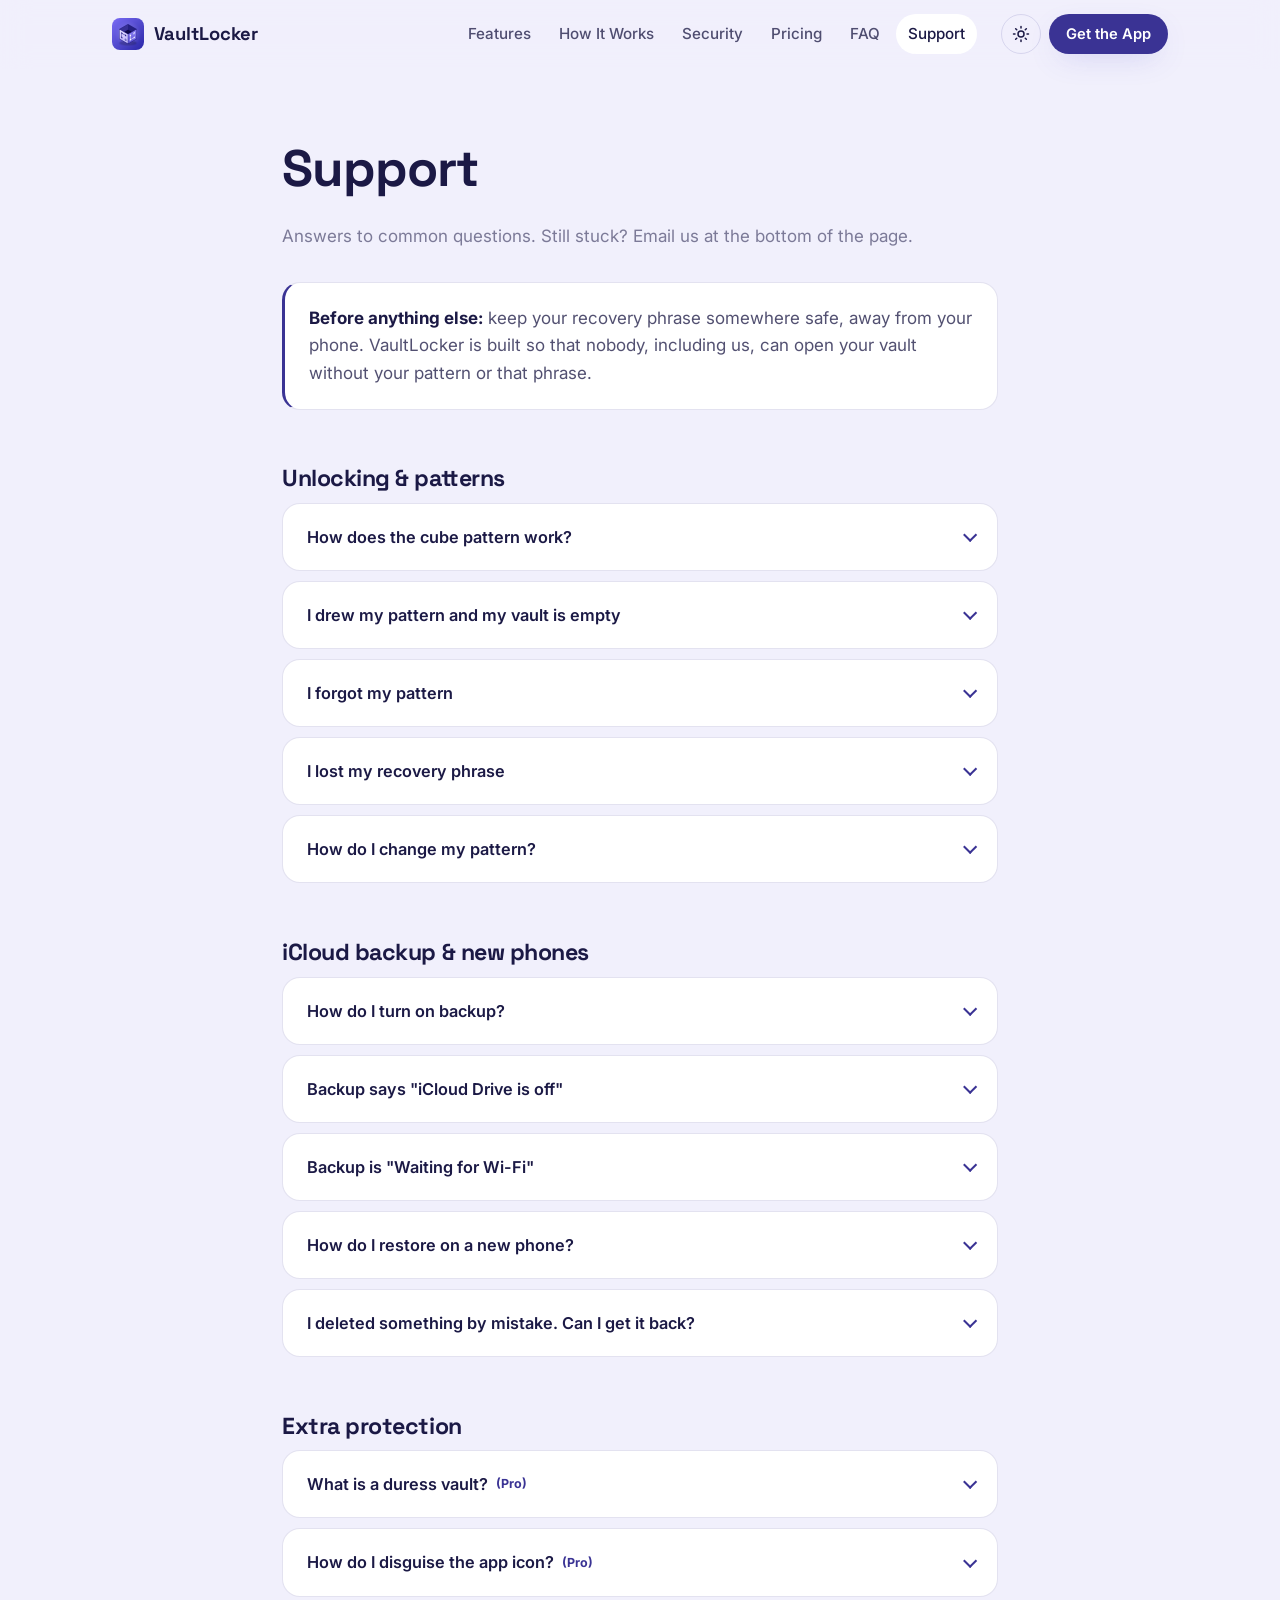
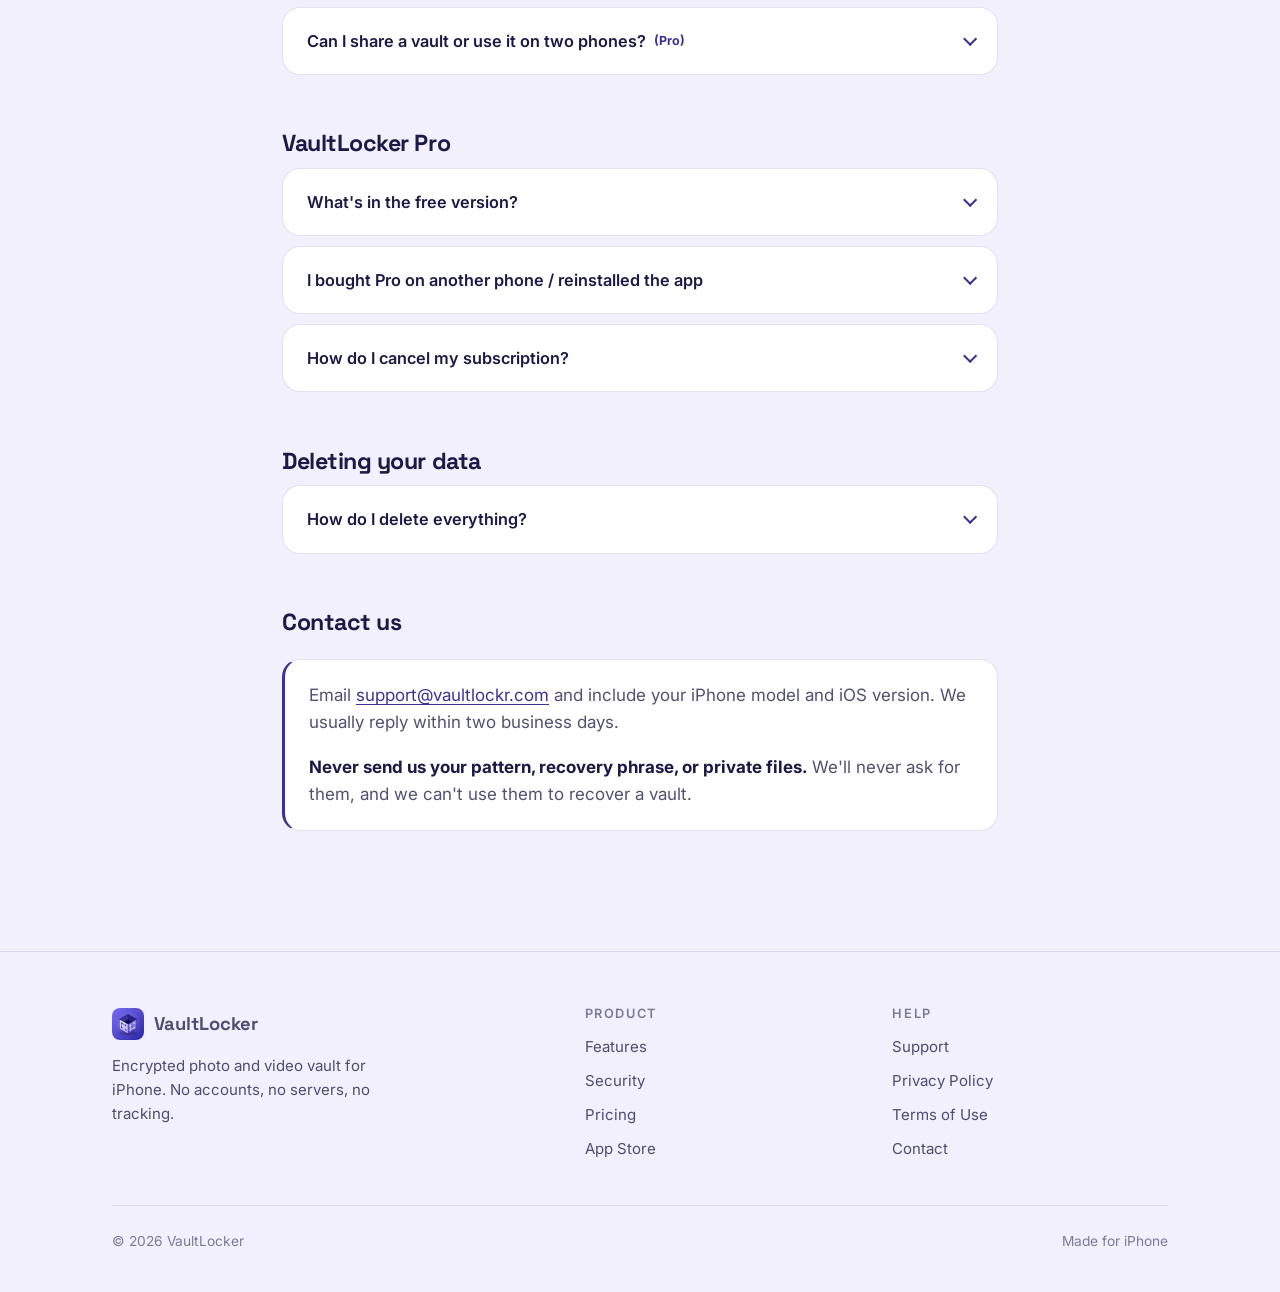
<file: support.html>
<!doctype html>
<html lang="en" class="no-js">
<head>
  <meta charset="utf-8">
  <meta name="viewport" content="width=device-width, initial-scale=1, viewport-fit=cover">
  <title>Support – VaultLocker</title>
  <meta name="description" content="Help with VaultLocker: patterns, recovery phrases, iCloud backup, Pro and deleting your data.">
  <meta name="theme-color" content="#15133d">
  <meta name="apple-itunes-app" content="app-id=6830413093">
  <link rel="canonical" href="https://vaultlockr.com/support.html">
  <meta property="og:type" content="website">
  <meta property="og:site_name" content="VaultLocker">
  <meta property="og:url" content="https://vaultlockr.com/support.html">
  <meta property="og:title" content="Support – VaultLocker">
  <meta property="og:description" content="Help with VaultLocker: patterns, recovery phrases, iCloud backup, Pro and deleting your data.">
  <meta property="og:image" content="https://vaultlockr.com/assets/og-image.png">
  <meta property="og:image:width" content="1200">
  <meta property="og:image:height" content="630">
  <meta property="og:image:alt" content="VaultLocker: the private vault for photos you'd rather keep">
  <meta name="twitter:card" content="summary_large_image">
  <script type="application/ld+json">
{
  "@context": "https://schema.org",
  "@type": "WebPage",
  "url": "https://vaultlockr.com/support.html",
  "name": "Support – VaultLocker",
  "isPartOf": {
    "@type": "WebSite",
    "url": "https://vaultlockr.com/",
    "name": "VaultLocker"
  },
  "publisher": {
    "@type": "Organization",
    "@id": "https://vaultlockr.com/#org",
    "name": "VaultLocker",
    "url": "https://vaultlockr.com/",
    "logo": "https://vaultlockr.com/assets/icon-v2-180.png",
    "email": "support@vaultlockr.com",
    "sameAs": [
      "https://apps.apple.com/app/id6830413093"
    ]
  }
}
  </script>
  <link rel="icon" type="image/png" href="assets/favicon.png">
  <link rel="apple-touch-icon" href="assets/icon.png">
  <link rel="preconnect" href="https://fonts.googleapis.com">
  <link rel="preconnect" href="https://fonts.gstatic.com" crossorigin>
  <link rel="stylesheet" href="https://fonts.googleapis.com/css2?family=Inter:wght@400;500;600;700&family=Space+Grotesk:wght@500;600;700&display=swap">
  <link rel="stylesheet" href="style.css">
  <script>
    // Runs before first paint so a stored or OS-preferred theme never flashes.
    (function () {
      var t = null;
      try { t = localStorage.getItem('theme'); } catch (e) {}
      if (!t) t = window.matchMedia && matchMedia('(prefers-color-scheme: light)').matches ? 'light' : 'dark';
      document.documentElement.setAttribute('data-theme', t);
    })();
  </script>
</head>
<body>
<a class="skip" href="#main">Skip to main content</a>

<header class="site-header">
  <div class="container nav-inner">
    <a href="index.html" class="logo"><img src="assets/icon.png" alt="" width="32" height="32"><span>VaultLocker</span></a>
    <nav id="primary-nav" class="nav-links" aria-label="Primary">
      <a href="index.html#features">Features</a>
      <a href="index.html#how-it-works">How It Works</a>
      <a href="index.html#security">Security</a>
      <a href="index.html#pricing">Pricing</a>
      <a href="index.html#faq">FAQ</a>
      <a href="support.html" aria-current="page">Support</a>
    </nav>
    <div class="nav-actions">
      <button class="icon-btn theme-toggle" type="button" aria-label="Toggle light and dark theme">
        <svg class="moon" viewBox="0 0 24 24"><path d="M20 14.5A8 8 0 0 1 9.5 4a8 8 0 1 0 10.5 10.5z" fill="none" stroke="currentColor" stroke-width="2" stroke-linejoin="round"/></svg>
        <svg class="sun" viewBox="0 0 24 24"><circle cx="12" cy="12" r="4" fill="none" stroke="currentColor" stroke-width="2"/><path d="M12 2v2m0 16v2M2 12h2m16 0h2M4.9 4.9l1.4 1.4m11.4 11.4 1.4 1.4M4.9 19.1l1.4-1.4M17.7 6.3l1.4-1.4" stroke="currentColor" stroke-width="2" stroke-linecap="round"/></svg>
      </button>
      <a class="btn btn-primary btn-sm" href="https://apps.apple.com/app/id6830413093">Get the App</a>
      <button class="icon-btn menu-toggle" type="button" aria-label="Open menu" aria-controls="primary-nav" aria-expanded="false">
        <svg viewBox="0 0 24 24"><path d="M4 7h16M4 12h16M4 17h16" stroke="currentColor" stroke-width="2" stroke-linecap="round"/></svg>
      </button>
    </div>
  </div>
</header>

<main id="main" class="doc">
  <div class="container">
    <h1>Support</h1>
    <p class="meta">Answers to common questions. Still stuck? Email us at the bottom of the page.</p>

    <div class="note">
      <p><strong>Before anything else:</strong> keep your recovery phrase somewhere safe, away from your phone. VaultLocker is built so that nobody, including us, can open your vault without your pattern or that phrase.</p>
    </div>

    <h2>Unlocking &amp; patterns</h2>

    <details class="qa">
      <summary>How does the cube pattern work?</summary><div class="a">
      <p>You draw a pattern of at least 4 dots on one side of the cube. The cube turns, and you draw a second pattern on the other side. Both together are your key. Each pattern needs at least one change of direction.</p></div>
    </details>

    <details class="qa">
      <summary>I drew my pattern and my vault is empty</summary><div class="a">
      <p>Any valid pattern opens a vault. If it isn't the pattern of an existing vault, you get a fresh, empty one, so someone watching can't tell how many vaults you have. You most likely drew a slightly different pattern. Lock the app and try again, and check that both sides of the cube match what you set up.</p>
      <p>Empty vaults aren't saved until you add something, so a mistyped pattern leaves no trace.</p></div>
    </details>

    <details class="qa">
      <summary>I forgot my pattern</summary><div class="a">
      <p>On the lock screen, tap <strong>Use recovery phrase</strong>, enter the vault's phrase, then choose a new pattern. Your files stay as they are.</p></div>
    </details>

    <details class="qa">
      <summary>I lost my recovery phrase</summary><div class="a">
      <p>If you can still open the vault with your pattern, make a new phrase right away: <strong>Vault Settings › Regenerate recovery phrase</strong>. Write it down, or save it somewhere safe off your phone.</p>
      <p>If you've lost both your pattern and your phrase, the vault can't be opened. Your files are encrypted and there is no back door, so we can't recover them either.</p></div>
    </details>

    <details class="qa">
      <summary>How do I change my pattern?</summary><div class="a">
      <p>Open the vault, then go to <strong>Vault Settings › Change pattern for this vault</strong>.</p></div>
    </details>

    <h2>iCloud backup &amp; new phones</h2>

    <details class="qa">
      <summary>How do I turn on backup?</summary><div class="a">
      <p>Open the vault and go to <strong>Vault Settings › Encrypted Backup</strong>, then turn it on. Vaults created before backup existed ask for their recovery phrase once. After that, VaultLocker backs up automatically a few seconds after you unlock and after you make changes. You can also tap <strong>Back Up Now</strong>.</p>
      <p>Everything is encrypted on your iPhone before it reaches your iCloud Drive, and only the recovery phrase can unlock it.</p></div>
    </details>

    <details class="qa">
      <summary>Backup says "iCloud Drive is off"</summary><div class="a">
      <ol>
        <li>Open the iPhone <strong>Settings</strong> app and tap your name, then <strong>iCloud</strong>.</li>
        <li>Turn on <strong>iCloud Drive</strong>, and make sure VaultLocker is allowed to use it.</li>
        <li>Check that your iCloud storage isn't full.</li>
        <li>Go back to VaultLocker and try <strong>Back Up Now</strong>.</li>
      </ol></div>
    </details>

    <details class="qa">
      <summary>Backup is "Waiting for Wi-Fi"</summary><div class="a">
      <p>Your backup is set to Wi-Fi only. Connect to Wi-Fi, or allow cellular in <strong>App Settings › Sync &amp; Backup over</strong>.</p></div>
    </details>

    <details class="qa">
      <summary>How do I restore on a new phone?</summary><div class="a">
      <ol>
        <li>Sign in to the same iCloud account on the new phone and install VaultLocker.</li>
        <li>On the first "Create Your Pattern" screen, tap <strong>Restore from iCloud backup</strong> (or <strong>Restore from iCloud</strong> on the lock screen).</li>
        <li>Enter the vault's recovery phrase, pick a version (the newest is selected), and tap <strong>Restore</strong>.</li>
        <li>Draw a pattern for the vault on this phone. It can be the same as before or a new one.</li>
      </ol>
      <p>Repeat for each vault. If the backup isn't found right away, iCloud may still be syncing. Wait a minute and try again.</p></div>
    </details>

    <details class="qa">
      <summary>I deleted something by mistake. Can I get it back?</summary><div class="a">
      <p>If backup was on before you deleted it: go to <strong>Vault Settings › Encrypted Backup › Backup Versions</strong> and tap an older version. VaultLocker adds back the files from that version that are missing now, and doesn't remove anything. You can choose how many versions to keep in the same screen.</p></div>
    </details>

    <h2>Extra protection</h2>

    <details class="qa">
      <summary>What is a duress vault? <em>(Pro)</em></summary><div class="a">
      <p>A duress vault is one you'd open if someone forces you to unlock the app. Drawing its pattern silently and permanently deletes every other vault on the phone, while the duress vault opens normally so nothing looks wrong. Turn it on in that vault's <strong>Vault Settings › Use as duress vault</strong>. Copies you've backed up to iCloud or shared aren't affected.</p></div>
    </details>

    <details class="qa">
      <summary>How do I disguise the app icon? <em>(Pro)</em></summary><div class="a">
      <p>Go to <strong>App Settings › App Icon</strong> and pick an everyday-looking icon such as Calculator or Measure. To change the name under the icon as well, follow the in-app steps that use Apple's Shortcuts app.</p></div>
    </details>

    <details class="qa">
      <summary>Can I share a vault or use it on two phones? <em>(Pro)</em></summary><div class="a">
      <p><strong>Share This Vault</strong> creates an encrypted copy plus a one-time phrase. Send the file one way (AirDrop, Messages) and the phrase another way. The other person opens it with <strong>Join shared vault</strong> on their lock screen. <strong>Device Sync</strong> works the same way between your own phones and merges changes in both directions.</p></div>
    </details>

    <h2>VaultLocker Pro</h2>

    <details class="qa">
      <summary>What's in the free version?</summary><div class="a">
      <p>Up to 3 vaults, 100 photos and 10 videos, with the same encryption as Pro. Pro removes the limits and adds duress vaults, sharing, multi-device sync, slideshows and disguise icons.</p></div>
    </details>

    <details class="qa">
      <summary>I bought Pro on another phone / reinstalled the app</summary><div class="a">
      <p>Go to <strong>App Settings › Restore Purchases</strong> while signed in with the same Apple ID you bought it with.</p></div>
    </details>

    <details class="qa">
      <summary>How do I cancel my subscription?</summary><div class="a">
      <p>Subscriptions are handled by Apple. Open the iPhone <strong>Settings</strong> app, tap your name, then <strong>Subscriptions › VaultLocker</strong>. For refunds, use <a href="https://reportaproblem.apple.com">reportaproblem.apple.com</a>, since we can't issue App Store refunds ourselves.</p></div>
    </details>

    <h2>Deleting your data</h2>

    <details class="qa">
      <summary>How do I delete everything?</summary><div class="a">
      <p>One vault: <strong>Vault Settings › Delete this vault</strong> (you'll be asked whether to delete its iCloud backups too). Everything on the phone: <strong>App Settings › Destroy All Data</strong>. iCloud backups: <strong>Vault Settings › Encrypted Backup › Delete iCloud Backups</strong>. We hold no copies of your data, so there's nothing to delete on our side.</p></div>
    </details>

    <h2>Contact us</h2>
    <div class="note">
      <p>Email <a href="mailto:support@vaultlockr.com?subject=VaultLocker%20support">support@vaultlockr.com</a> and include your iPhone model and iOS version. We usually reply within two business days.</p>
      <p><strong>Never send us your pattern, recovery phrase, or private files.</strong> We'll never ask for them, and we can't use them to recover a vault.</p>
    </div>
    </div>
</main>

<footer class="site-footer">
  <div class="container">
    <div class="footer-grid">
      <div class="footer-brand">
        <a href="index.html" class="logo"><img src="assets/icon.png" alt="" width="32" height="32"><span>VaultLocker</span></a>
        <p>Encrypted photo and video vault for iPhone. No accounts, no servers, no tracking.</p>
      </div>
      <div>
        <h4>Product</h4>
        <ul>
          <li><a href="index.html#features">Features</a></li>
          <li><a href="index.html#security">Security</a></li>
          <li><a href="index.html#pricing">Pricing</a></li>
          <li><a href="https://apps.apple.com/app/id6830413093">App Store</a></li>
        </ul>
      </div>
      <div>
        <h4>Help</h4>
        <ul>
          <li><a href="support.html">Support</a></li>
          <li><a href="privacy.html">Privacy Policy</a></li>
          <li><a href="https://www.apple.com/legal/internet-services/itunes/dev/stdeula/">Terms of Use</a></li>
          <li><a href="mailto:support@vaultlockr.com">Contact</a></li>
        </ul>
      </div>
    </div>
    <div class="footer-bottom">
      <span>© <span id="year">2026</span> VaultLocker</span>
      <span>Made for iPhone</span>
    </div>
  </div>
</footer>

<script src="main.js"></script>
</body>
</html>
</file>
<file: home.css>
/* Home page only. support.html and privacy.html still use style.css, so this
   file is deliberately standalone: nothing here leaks into those pages and
   nothing there has to be overridden here.

   Visual language follows granola.ai: white page, warm paper surfaces, lime and
   olive accents, a typewriter-flavoured serif for every headline and a plain
   grotesk for everything else. Granola's own faces (Quadrant, Melange) are
   licensed, so IBM Plex Serif and Inter stand in for them. Light only, as theirs
   is: the dark bands are sections, not a theme. */

:root {
  --ink: #292929;
  --ink-strong: #0e0f0c;
  --muted: #72726e;
  --paper: #f7f7f2;
  --paper-2: #eaebe5;
  --line: #e3e3e3;
  --line-2: #d5d5d2;
  --lime: #b2c248;
  --lime-bright: #d1e043;
  --moss: #788c15;
  --olive: #5b6f00;
  --olive-hover: #4b5c00;
  --tint: rgba(98, 90, 34, 0.06);
  --dark: #292929;
  --on-dark: #fcfcf8;
  --on-dark-2: rgba(252, 252, 248, 0.62);

  --serif: "IBM Plex Serif", Georgia, "Times New Roman", serif;
  --sans: "Inter", -apple-system, BlinkMacSystemFont, "Segoe UI", Roboto, sans-serif;

  --wrap: 1200px;
  --gutter: clamp(16px, 3.4vw, 40px);
  --pill: 999px;

  /* Paper grain for the lime panels. An inline SVG keeps it to zero requests. */
  --grain: url("data:image/svg+xml,%3Csvg xmlns='http://www.w3.org/2000/svg' width='220' height='220'%3E%3Cfilter id='n'%3E%3CfeTurbulence type='fractalNoise' baseFrequency='.85' numOctaves='3' stitchTiles='stitch'/%3E%3CfeColorMatrix values='0 0 0 0 0 0 0 0 0 0 0 0 0 0 0 0 0 0 .16 0'/%3E%3C/filter%3E%3Crect width='100%25' height='100%25' filter='url(%23n)'/%3E%3C/svg%3E");
}

*, *::before, *::after { box-sizing: border-box; }
html { -webkit-text-size-adjust: 100%; scroll-behavior: smooth; scroll-padding-top: 96px; }
body {
  margin: 0;
  background: #fff;
  color: var(--ink);
  font: 400 16px/1.5 var(--sans);
  -webkit-font-smoothing: antialiased;
  -moz-osx-font-smoothing: grayscale;
  overflow-x: hidden;
}
img, svg { display: block; max-width: 100%; }
a { color: inherit; }
h1, h2, h3, h4 { margin: 0; font-family: var(--serif); font-weight: 400; color: var(--ink-strong); }
p { margin: 0; }

.wrap { width: 100%; max-width: var(--wrap); margin: 0 auto; padding: 0 var(--gutter); }
.skip { position: absolute; left: -9999px; }
.skip:focus { left: 16px; top: 16px; z-index: 100; background: #fff; padding: 8px 12px; border-radius: 8px; }
.label { font-family: var(--serif); font-size: 17px; color: var(--ink); }
.ic { width: 1em; height: 1em; flex: none; }

/* ---------- Buttons ---------- */
.btn {
  display: inline-flex; align-items: center; justify-content: center; gap: 8px;
  height: 44px; padding: 0 24px; border-radius: var(--pill);
  font: 430 16px/1 var(--sans); text-decoration: none; white-space: nowrap;
  border: 1px solid transparent; cursor: pointer;
  transition: background-color .2s, color .2s, border-color .2s, transform .2s;
}
.btn:active { transform: scale(.98); }
.btn-olive { background: var(--olive); color: var(--on-dark); }
.btn-olive:hover { background: var(--olive-hover); }
.btn-dark { background: var(--dark); color: var(--on-dark); }
.btn-dark:hover { background: #000; }
.btn-line { border-color: var(--line-2); color: var(--ink); background: #fff; }
.btn-line:hover { background: var(--paper); }
.btn-sm { height: 38px; padding: 0 14px; font-size: 14px; font-weight: 400; }
.btn .ic { width: 16px; height: 16px; }

/* ---------- Header: full width at the top, a floating pill once scrolled ---------- */
.site-header { position: sticky; top: 0; z-index: 50; padding: 8px 0; pointer-events: none; }
.nav {
  pointer-events: auto;
  max-width: calc(var(--wrap) + 16px); margin: 0 auto; padding: 8px 8px 8px calc(var(--gutter) - 8px);
  display: flex; align-items: center; gap: 24px;
  border-radius: 40px; border: 1px solid transparent; background: transparent;
  transition: background-color .3s, border-color .3s, box-shadow .3s, margin .3s;
}
.site-header.scrolled .nav {
  background: rgba(255, 255, 255, .92);
  -webkit-backdrop-filter: blur(12px); backdrop-filter: blur(12px);
  border-color: var(--line);
  box-shadow: 0 4px 20px rgba(0, 0, 0, .06);
  margin: 0 max(16px, calc((100% - var(--wrap) - 16px) / 2));
}
.logo { display: inline-flex; align-items: center; gap: 8px; text-decoration: none; font: 700 21px/1 var(--sans); letter-spacing: -.04em; color: var(--ink); }
.logo img { width: 28px; height: 28px; }
.nav-links { display: flex; gap: 26px; margin: 0 auto; }
.nav-links a { font-size: 15px; text-decoration: none; color: var(--ink); }
.nav-links a:hover { color: var(--muted); }
.nav-actions { display: flex; align-items: center; gap: 6px; }
.menu-toggle { display: none; width: 40px; height: 40px; border: 0; border-radius: var(--pill); background: var(--tint); color: var(--ink); cursor: pointer; }
.menu-toggle svg { width: 20px; height: 20px; margin: auto; }

@media (max-width: 860px) {
  .nav-links {
    position: absolute; left: 12px; right: 12px; top: 64px;
    flex-direction: column; gap: 0; padding: 8px;
    background: #fff; border: 1px solid var(--line); border-radius: 20px;
    box-shadow: 0 12px 40px rgba(0, 0, 0, .1);
    display: none;
  }
  .nav-links.open { display: flex; }
  .nav-links a { padding: 12px 14px; border-radius: 12px; font-size: 16px; }
  .nav-links a:hover { background: var(--paper); color: var(--ink); }
  .menu-toggle { display: grid; }
  .nav-actions { margin-left: auto; }
  .nav-actions .btn-line { display: none; }
}

/* ---------- Hero ---------- */
.hero { padding: 40px 0 0; }
.hero-grid { display: grid; grid-template-columns: 1fr 1.08fr; gap: 32px; align-items: start; }
.badge {
  display: inline-flex; align-items: center; gap: 8px;
  padding: 6px 12px 6px 6px; border-radius: var(--pill);
  background: var(--paper); color: var(--ink-strong); font-size: 15px; text-decoration: none;
  transition: background-color .2s;
}
.badge:hover { background: var(--paper-2); }
.badge b { background: var(--lime-bright); padding: 3px 9px; border-radius: var(--pill); font-weight: 500; font-size: 13px; }
.badge .ic { width: 14px; height: 14px; }
.hero h1 {
  margin: 28px 0 0;
  font-size: clamp(3rem, 6.4vw, 4.9rem); line-height: .93; letter-spacing: -.02em; color: var(--ink);
}
.hero-sub { margin-top: 28px; font-size: 19px; line-height: 1.45; color: var(--ink); }
.hero-cta { margin-top: 32px; display: flex; flex-wrap: wrap; gap: 10px; align-items: center; }

.hero-art { position: relative; height: 600px; margin-right: calc(-1 * var(--gutter)); }
.art-photo {
  position: absolute; right: 0; top: 0; width: 64%; height: 92%;
  background:
    radial-gradient(circle, rgba(0,0,0,.28) 1.1px, transparent 1.6px) 0 0 / 5px 5px,
    radial-gradient(120% 90% at 85% 15%, #ff8a3d 0%, transparent 45%),
    radial-gradient(90% 80% at 20% 90%, #ff4f8b 0%, transparent 55%),
    radial-gradient(70% 70% at 70% 70%, #3b6cff 0%, transparent 60%),
    conic-gradient(from 210deg at 60% 45%, #10183a, #2b1d5e, #c63a6d, #ffb347, #1d6f8f, #10183a);
}
.art-lime {
  position: absolute; left: 0; top: 17%; width: 24%; height: 83%;
  background: var(--grain), repeating-linear-gradient(115deg, transparent 0 38px, rgba(255,255,255,.08) 38px 39px), var(--lime);
  background-blend-mode: soft-light, normal, normal;
}
.window {
  position: relative; background: var(--paper); border-radius: 22px;
  box-shadow: 0 1px 0 rgba(0,0,0,.04), 0 24px 60px -12px rgba(30, 30, 20, .28);
  border: 1px solid rgba(0,0,0,.05);
}
.dots { display: flex; gap: 7px; }
.dots i { width: 12px; height: 12px; border-radius: 50%; background: #ff736a; }
.dots i:nth-child(2) { background: #febc2e; }
.dots i:nth-child(3) { background: #28c840; }
.dots.mute i { background: #d5d5d2; }
.art-window { position: absolute; left: 15%; top: 5%; width: 64%; height: 90%; padding: 22px 28px; }
.art-window h3 { margin-top: 36px; font-size: 26px; }
.chips { display: flex; flex-wrap: wrap; gap: 6px; margin-top: 14px; }
.chip {
  display: inline-flex; align-items: center; gap: 6px; height: 30px; padding: 0 11px;
  border: 1px solid var(--line-2); border-radius: var(--pill);
  font-size: 13px; color: var(--muted); background: rgba(255,255,255,.4);
}
.chip .ic { width: 14px; height: 14px; }
.files { list-style: none; margin: 26px 0 0; padding: 0; display: grid; gap: 4px; }
.files li { display: flex; align-items: center; gap: 12px; padding: 9px 0; font-size: 14px; color: var(--ink); }
.files .thumb { width: 36px; height: 36px; border-radius: 9px; flex: none; }
.files small { margin-left: auto; color: var(--muted); font-size: 12px; display: inline-flex; gap: 4px; align-items: center; }
.files small .ic { width: 12px; height: 12px; }
.t1 { background: linear-gradient(135deg, #f7c98b, #e0705a); }
.t2 { background: linear-gradient(135deg, #7fc8c4, #2b6f8f); }
.t3 { background: linear-gradient(135deg, #d9e8a0, #788c15); }
.t4 { background: linear-gradient(135deg, #c9b8f0, #5b57d1); }
.pill-dark {
  position: absolute; left: 50%; bottom: 20px; transform: translateX(-50%);
  display: inline-flex; align-items: center; gap: 8px; padding: 10px 18px; border-radius: var(--pill);
  background: var(--dark); color: var(--on-dark); font-size: 14px; white-space: nowrap;
}
.pill-dark .ic { width: 15px; height: 15px; }
.art-phone {
  position: absolute; right: 5%; bottom: 0; width: 27%;
  padding: 7px; border-radius: 34px; background: #111;
  box-shadow: 0 30px 60px -15px rgba(0,0,0,.45);
}
.art-phone svg { border-radius: 28px; width: 100%; height: auto; }
/* The trace draws itself in, holds, and repeats, so a recording of the hero
   always catches it moving. */
.ls-trace { stroke-dasharray: 100; animation: ls-draw 4.5s ease-in-out infinite; }
.ls-halo { opacity: 0; animation: ls-halo 4.5s ease-in-out infinite; }
@keyframes ls-draw { 0% { stroke-dashoffset: 100; } 45%, 85% { stroke-dashoffset: 0; } 100% { stroke-dashoffset: 0; opacity: 0; } }
@keyframes ls-halo { 0%, 30% { opacity: 0; } 45%, 85% { opacity: .55; } 100% { opacity: 0; } }

/* Thin-ruled promise rows under the hero, as on granola's home page. */
.promises { margin-top: 48px; border-top: 1px solid var(--line); }
.promises li {
  list-style: none; display: flex; align-items: center; gap: 18px;
  padding: 22px 0; border-bottom: 1px solid var(--line); font-size: 17px;
}
.promises ul { margin: 0; padding: 0; }
.promises .ic { width: 34px; height: 34px; stroke-width: 1.5; }
.promises b { font-weight: 600; }

/* ---------- Giant statement ---------- */
.giant {
  font-size: clamp(2.6rem, 9.4vw, 9rem); line-height: 1; letter-spacing: -.015em;
  text-align: center; color: var(--ink); padding: clamp(56px, 8vw, 96px) 0;
}

/* ---------- Dark spec band (where granola puts its testimonials) ---------- */
.dark { background: var(--dark); color: var(--on-dark); padding: clamp(64px, 9vw, 112px) 0; }
.dark h2 { color: var(--on-dark); }
.dark-title { text-align: center; font-size: 22px; margin-bottom: 40px; }
.specs { display: grid; grid-template-columns: repeat(4, 1fr); gap: 20px; }
.spec { border: 1px solid rgba(255,255,255,.22); padding: 32px 28px; display: flex; flex-direction: column; min-height: 240px; }
.spec strong { font: 400 clamp(1.9rem, 3vw, 2.6rem)/1.05 var(--serif); letter-spacing: -.01em; }
.spec span { margin-top: auto; padding-top: 28px; color: var(--on-dark-2); font-size: 15px; line-height: 1.45; }

/* ---------- Before / during / after: sticky index + scrolling story ---------- */
.flow { padding: clamp(80px, 11vw, 140px) 0; }
.flow-head { display: grid; grid-template-columns: 1fr 1fr; gap: 32px; margin-bottom: clamp(64px, 9vw, 120px); }
.flow-head h2 { grid-column: 2; font-size: clamp(2.2rem, 4vw, 3rem); line-height: 1; letter-spacing: -.015em; }
.flow-grid { display: grid; grid-template-columns: 1fr 1fr; gap: 32px; }
.flow-nav { position: sticky; top: 140px; align-self: start; display: grid; width: 174px; }
.flow-nav a {
  position: relative; padding: 10px 0; font-size: 15px; color: #9a9a95; text-decoration: none;
  border-bottom: 1px solid var(--line);
}
.flow-nav a::after {
  content: ""; position: absolute; left: 0; bottom: -1px; height: 3px; width: 0; background: var(--ink);
  transition: width .5s ease;
}
.flow-nav a.active { color: var(--ink); }
.flow-nav a.active::after { width: 100%; }
.flow-steps { display: grid; gap: clamp(72px, 9vw, 120px); }
.flow-step h3 { font-size: 28px; letter-spacing: -.01em; }
.flow-step > p { margin-top: 10px; font-size: 17px; line-height: 1.45; max-width: 450px; }
.scene {
  position: relative; margin-top: 28px; border-radius: 22px; overflow: hidden; aspect-ratio: 6 / 5;
  display: grid; place-items: end center; padding: 40px 40px 0;
}
.scene .window { width: 100%; height: 100%; border-radius: 22px 22px 0 0; padding: 22px 26px; }
.scene-sea { background: var(--grain), radial-gradient(100% 80% at 30% 20%, #8fd3d1, #3a9ca4 60%, #1f6f80); background-blend-mode: soft-light, normal; }
.scene-sand { background: var(--grain), radial-gradient(120% 90% at 70% 10%, #f3dfc0, #d9b98c 55%, #b78d5d); background-blend-mode: soft-light, normal; }
.scene-moss { background: var(--grain), radial-gradient(120% 90% at 20% 20%, #dfe9a8, #a9bb4a 55%, #6f8318); background-blend-mode: soft-light, normal; }
.scene h4 { margin-top: 26px; font-size: 24px; }
.cube-faces { display: grid; grid-template-columns: 1fr 1fr; gap: 16px; margin-top: 20px; }
.face { background: #fff; border-radius: 16px; border: 1px solid var(--line); padding: 14px; }
.face small { display: block; font-size: 12px; color: var(--muted); margin-bottom: 8px; }
.face svg { width: 100%; height: auto; }
.face .grid-dot { fill: #c9c9c4; }
.face .trace { fill: none; stroke: var(--olive); stroke-width: 5; stroke-linecap: round; stroke-linejoin: round; }
.face .hit { fill: var(--olive); }
.tiles { display: grid; grid-template-columns: repeat(4, 1fr); gap: 8px; margin-top: 20px; }
.tiles span { aspect-ratio: 1; border-radius: 10px; display: grid; place-items: center; color: rgba(255,255,255,.9); }
.tiles span .ic { width: 22px; height: 22px; }
.locked-card { display: grid; place-items: center; text-align: center; gap: 12px; margin-top: 44px; }
.lock-badge { width: 84px; height: 84px; border-radius: 26px; background: var(--dark); color: var(--lime-bright); display: grid; place-items: center; }
.lock-badge .ic { width: 38px; height: 38px; }
.locked-card p { color: var(--muted); font-size: 15px; max-width: 280px; }

/* ---------- Lime feature band ---------- */
.lime {
  background: var(--lime);
  padding: clamp(64px, 8vw, 96px) 0; overflow: hidden;
}
.lime-grid { display: grid; grid-template-columns: 1fr 1.1fr; gap: 40px; align-items: center; }
.lime h2 { margin-top: 18px; font-size: clamp(3.2rem, 7.6vw, 6.1rem); line-height: .97; letter-spacing: -.02em; color: var(--ink); }
.lime p.lead { margin-top: 24px; font-size: 18px; max-width: 420px; color: var(--ink); }
.lime-card { background: #fff; border-radius: 22px; padding: 26px; margin-right: calc(-1 * var(--gutter) - 40px); box-shadow: 0 20px 50px -20px rgba(40, 50, 0, .35); }
.lime-card .q { font-size: clamp(20px, 2.2vw, 26px); line-height: 1.3; color: var(--ink); min-height: 2.6em; }
.lime-card .q::after { content: ""; display: inline-block; width: 2px; height: 1em; margin-left: 2px; vertical-align: -3px; background: var(--ink); animation: blink 1s steps(1) infinite; }
@keyframes blink { 50% { opacity: 0; } }
.lime-card .row { display: flex; gap: 8px; flex-wrap: wrap; margin-top: 18px; }
.tag {
  display: inline-flex; align-items: center; gap: 8px; padding: 6px 12px 6px 6px;
  background: var(--paper); border-radius: 10px; font-size: 15px;
}
.tag i { width: 30px; height: 30px; border-radius: 8px; background: var(--lime-bright); display: grid; place-items: center; font-style: normal; }
.tag i .ic { width: 16px; height: 16px; }

/* ---------- Worst case ---------- */
.worst { padding: clamp(80px, 10vw, 128px) 0 0; }
.split { display: grid; grid-template-columns: 1fr 1fr; gap: 32px; padding-top: 28px; border-top: 1px solid var(--line); }
.split h3 { font-size: clamp(1.9rem, 3vw, 2.25rem); line-height: 1.1; letter-spacing: -.01em; }
.split p { font-size: 20px; line-height: 1.5; }
.split p + p { margin-top: 16px; }
.split .btn { margin-top: 28px; }

/* ---------- Features list ---------- */
.features { padding: clamp(80px, 10vw, 128px) 0; }
.features > .wrap > h2 { margin: 16px 0 clamp(48px, 6vw, 80px); font-size: clamp(3.2rem, 8vw, 6.1rem); line-height: .97; letter-spacing: -.02em; color: var(--ink); max-width: 11ch; }
.feature-rows { display: grid; grid-template-columns: 1fr 1fr; column-gap: 32px; }
.feature-row { padding: 26px 0 30px; border-top: 1px solid var(--line); }
.feature-row h3 { font-size: 24px; display: flex; align-items: center; gap: 10px; }
.feature-row p { margin-top: 8px; font-size: 17px; line-height: 1.45; color: #4a4a47; max-width: 470px; }
.pro { font: 500 12px/1 var(--sans); background: var(--lime-bright); color: var(--ink-strong); padding: 5px 8px; border-radius: var(--pill); }

/* ---------- Pricing ---------- */
.pricing { padding: 0 0 clamp(80px, 10vw, 128px); }
.pricing-head { display: grid; grid-template-columns: 1fr 1fr; gap: 32px; padding-top: 28px; border-top: 1px solid var(--line); margin-bottom: 40px; }
.pricing-head h2 { font-size: clamp(2.2rem, 4vw, 3rem); line-height: 1; letter-spacing: -.015em; }
.pricing-head p { font-size: 20px; line-height: 1.5; }
.plans { display: grid; grid-template-columns: 1fr 1fr; gap: 16px; }
.plan { border-radius: 22px; padding: 32px; background: var(--paper); display: flex; flex-direction: column; }
.plan h3 { font-size: 36px; }
.plan-sub { margin-top: 6px; color: var(--muted); }
.plan ul { list-style: none; margin: 28px 0 32px; padding: 0; display: grid; gap: 12px; }
.plan li { display: flex; gap: 10px; align-items: flex-start; font-size: 16px; }
.plan li .ic { width: 18px; height: 18px; margin-top: 3px; color: var(--olive); }
.plan .btn { margin-top: auto; align-self: flex-start; }
.plan.featured { background: var(--dark); color: var(--on-dark); }
.plan.featured h3 { color: var(--on-dark); }
.plan.featured .plan-sub { color: var(--on-dark-2); }
.plan.featured li .ic { color: var(--lime-bright); }
.plan.featured .btn-olive { background: var(--lime-bright); color: var(--ink-strong); }
.plan.featured .btn-olive:hover { background: var(--lime); }
.fine { margin-top: 18px; font-size: 14px; color: var(--muted); }

/* ---------- FAQ ---------- */
.faq { padding: 0 0 clamp(80px, 10vw, 128px); }
.faq-grid { display: grid; grid-template-columns: 1fr 1fr; gap: 32px; padding-top: 28px; border-top: 1px solid var(--line); }
.faq-grid > h2 { font-size: clamp(2.2rem, 4vw, 3rem); line-height: 1; letter-spacing: -.015em; }
.qa { border-bottom: 1px solid var(--line); }
.qa:first-child { border-top: 1px solid var(--line); }
.qa summary {
  list-style: none; cursor: pointer; padding: 20px 36px 20px 0; position: relative;
  font: 400 20px/1.3 var(--serif); color: var(--ink-strong);
}
.qa summary::-webkit-details-marker { display: none; }
.qa summary::after {
  content: ""; position: absolute; right: 6px; top: 50%; width: 12px; height: 12px; margin-top: -8px;
  border-right: 1.5px solid var(--ink); border-bottom: 1.5px solid var(--ink); transform: rotate(45deg);
  transition: transform .25s, margin-top .25s;
}
.qa[open] summary::after { transform: rotate(-135deg); margin-top: -2px; }
.qa .a { padding: 0 0 22px; font-size: 16px; line-height: 1.55; color: #4a4a47; }
.qa .a a { color: var(--olive); }

/* ---------- Closing CTA: textured / paper / texture triptych ---------- */
.closing { display: grid; grid-template-columns: 1fr 3fr 1fr; min-height: 560px; }
.closing-side { background: var(--grain), repeating-radial-gradient(circle at 20% 110%, transparent 0 46px, rgba(41,41,41,.18) 46px 47px), var(--lime); background-blend-mode: soft-light, normal, normal; position: relative; }
.closing-side small { position: absolute; left: 20px; bottom: 28px; writing-mode: vertical-rl; transform: rotate(180deg); font: 400 13px/1.3 var(--serif); color: rgba(41,41,41,.7); }
.closing-side.right { background:
    radial-gradient(circle, rgba(0,0,0,.3) 1.1px, transparent 1.6px) 0 0 / 5px 5px,
    radial-gradient(100% 70% at 20% 80%, #ff4f8b, transparent 60%),
    conic-gradient(from 30deg at 40% 40%, #1d6f8f, #ffb347, #c63a6d, #2b1d5e, #1d6f8f); }
.closing-main { background: var(--paper); padding: clamp(48px, 7vw, 88px) clamp(24px, 5vw, 72px); display: flex; flex-direction: column; justify-content: center; }
.closing-main h2 { font-size: clamp(2.8rem, 6vw, 4.9rem); line-height: .95; letter-spacing: -.02em; color: var(--ink); max-width: 10ch; }
.closing-main p { margin-top: 28px; font-size: 19px; max-width: 520px; }
.closing-main .hero-cta { margin-top: 32px; }

/* ---------- Footer ---------- */
.site-footer { padding: 72px 0 0; overflow: hidden; }
.foot-grid { display: grid; grid-template-columns: 2fr 1fr 1fr; gap: 32px; }
.foot-grid p { color: var(--muted); max-width: 320px; font-size: 15px; margin-top: 12px; }
.foot-grid h4 { font: 500 14px/1 var(--sans); color: var(--ink); margin-bottom: 14px; }
.foot-grid ul { list-style: none; margin: 0; padding: 0; display: grid; gap: 10px; }
.foot-grid ul a { font-size: 14px; text-decoration: none; color: var(--ink); }
.foot-grid ul a:hover { color: var(--muted); }
.foot-bar { display: flex; justify-content: space-between; margin-top: 56px; font-size: 13px; color: var(--muted); }
.wordmark {
  margin: 28px 0 -0.16em; font: 800 clamp(4rem, 17.4vw, 13.6rem)/1 var(--sans);
  letter-spacing: -.065em; color: var(--ink); white-space: nowrap; text-align: center;
  user-select: none;
}

/* ---------- Scroll reveal (main.js adds .in) ---------- */
html:not(.no-js) .reveal { opacity: 0; transform: translateY(18px); transition: opacity .7s ease, transform .7s ease; }
html:not(.no-js) .reveal.in { opacity: 1; transform: none; }
@media (prefers-reduced-motion: reduce) {
  html { scroll-behavior: auto; }
  html:not(.no-js) .reveal { opacity: 1; transform: none; transition: none; }
  .lime-card .q::after { animation: none; }
  .ls-trace { animation: none; stroke-dashoffset: 0; }
  .ls-halo { animation: none; opacity: .55; }
}

/* ---------- Responsive ---------- */
@media (max-width: 980px) {
  .hero-grid { grid-template-columns: 1fr; }
  .hero-art { height: 520px; margin: 8px calc(-1 * var(--gutter)) 0; }
  .specs { grid-template-columns: 1fr 1fr; }
  .lime-grid { grid-template-columns: 1fr; }
  .lime-card { margin-right: 0; }
  .closing { grid-template-columns: 1fr 6fr 1fr; }
}
@media (max-width: 760px) {
  .flow-head, .flow-grid, .split, .feature-rows, .pricing-head, .plans, .faq-grid, .foot-grid { grid-template-columns: 1fr; }
  .flow-head h2 { grid-column: 1; }
  .flow-nav { display: none; }
  .split, .pricing-head, .faq-grid { gap: 16px; }
  .split p, .pricing-head p { font-size: 17px; }
  .scene { padding: 24px 20px 0; aspect-ratio: auto; min-height: 340px; }
  .closing { grid-template-columns: 1fr; min-height: 0; }
  .closing-side { height: 120px; }
  .closing-side small { display: none; }
  .foot-bar { flex-direction: column; gap: 6px; }
}
@media (max-width: 560px) {
  .hero-art { height: 440px; }
  .art-window { left: 6%; width: 74%; padding: 18px 20px; }
  .art-window h3 { margin-top: 24px; font-size: 22px; }
  .files li:nth-child(n+4), .files small { display: none; }
  .files li { white-space: nowrap; overflow: hidden; text-overflow: ellipsis; }
  .art-phone { width: 34%; right: 3%; }
  .specs { grid-template-columns: 1fr; }
  .spec { min-height: 0; }
  .promises li { font-size: 15px; }
  .hero-sub { font-size: 17px; }
}
</file>
<file: style.css>
/* VaultLocker site styles.
   Palette comes from the app (lib/theme/app_theme.dart) so the site and the
   app read as one product. Dark is the default; light is opt-in via the
   header toggle or the OS preference. */

:root {
  --font-display: "Space Grotesk", "Inter", -apple-system, BlinkMacSystemFont, "Segoe UI", sans-serif;
  --font-body: "Inter", -apple-system, BlinkMacSystemFont, "Segoe UI", Roboto, sans-serif;
  --font-mono: ui-monospace, "SF Mono", Menlo, Consolas, monospace;

  --bg: #15133d;
  --bg-2: #1c1a52;
  --surface: #24216a;
  --surface-2: #2e2ba6;
  --line: rgba(173, 164, 249, 0.18);
  --text: #f3f2ff;
  --text-2: rgba(243, 242, 255, 0.74);
  --text-3: rgba(243, 242, 255, 0.52);
  --accent: #ada4f9;
  --accent-strong: #5b57d1;
  --accent-contrast: #15133d;
  --highlight: #ff5d73;
  --green: #4cd964;
  --header-bg: rgba(21, 19, 61, 0.78);
  --glow: rgba(91, 87, 209, 0.55);

  --radius-sm: 10px;
  --radius: 18px;
  --radius-lg: 28px;
  --container: 1120px;
  --gutter: clamp(16px, 4vw, 32px);
  color-scheme: dark;
}

@media (prefers-color-scheme: light) {
  :root:not([data-theme="dark"]) {
    --bg: #f1f0fc;
    --bg-2: #e6e4fa;
    --surface: #ffffff;
    --surface-2: #e9e7ff;
    --line: rgba(58, 51, 148, 0.14);
    --text: #1b1945;
    --text-2: rgba(27, 25, 69, 0.76);
    --text-3: rgba(27, 25, 69, 0.55);
    --accent: #3a3394;
    --accent-strong: #5b57d1;
    --accent-contrast: #ffffff;
    --highlight: #d93a51;
    --green: #1f9d3a;
    --header-bg: rgba(241, 240, 252, 0.82);
    --glow: rgba(91, 87, 209, 0.25);
    color-scheme: light;
  }
}
:root[data-theme="light"] {
  --bg: #f1f0fc;
  --bg-2: #e6e4fa;
  --surface: #ffffff;
  --surface-2: #e9e7ff;
  --line: rgba(58, 51, 148, 0.14);
  --text: #1b1945;
  --text-2: rgba(27, 25, 69, 0.76);
  --text-3: rgba(27, 25, 69, 0.55);
  --accent: #3a3394;
  --accent-strong: #5b57d1;
  --accent-contrast: #ffffff;
  --highlight: #d93a51;
  --green: #1f9d3a;
  --header-bg: rgba(241, 240, 252, 0.82);
  --glow: rgba(91, 87, 209, 0.25);
  color-scheme: light;
}

/* ---------- Base ---------- */

*, *::before, *::after { box-sizing: border-box; }
html { -webkit-text-size-adjust: 100%; scroll-behavior: smooth; scroll-padding-top: 84px; }
body {
  margin: 0;
  background: var(--bg);
  color: var(--text);
  font: 400 17px/1.6 var(--font-body);
  -webkit-font-smoothing: antialiased;
  overflow-x: hidden;
}
img { max-width: 100%; display: block; }
a { color: var(--accent); text-decoration-thickness: 1px; text-underline-offset: 3px; }
h1, h2, h3 { font-family: var(--font-display); line-height: 1.12; letter-spacing: -0.02em; margin: 0 0 0.5em; }
h1 { font-size: clamp(2.3rem, 5.4vw, 4rem); font-weight: 700; }
h2 { font-size: clamp(1.8rem, 3.6vw, 2.7rem); font-weight: 700; }
h3 { font-size: 1.15rem; font-weight: 600; letter-spacing: -0.01em; }
p { margin: 0 0 1em; }
code { font-family: var(--font-mono); font-size: 0.9em; }

.container { width: 100%; max-width: var(--container); margin: 0 auto; padding: 0 var(--gutter); }
.skip { position: absolute; left: -9999px; }
.skip:focus { left: 16px; top: 16px; z-index: 100; background: var(--surface); padding: 8px 14px; border-radius: 8px; }
:focus-visible { outline: 2px solid var(--accent); outline-offset: 3px; }

.eyebrow {
  display: inline-block;
  font: 600 0.78rem/1 var(--font-body);
  letter-spacing: 0.14em;
  text-transform: uppercase;
  color: var(--accent);
  margin-bottom: 14px;
}
.lead { font-size: clamp(1.05rem, 1.6vw, 1.2rem); color: var(--text-2); max-width: 60ch; }
.section { padding: clamp(72px, 10vw, 120px) 0; }
.section-head { max-width: 680px; margin-bottom: clamp(36px, 5vw, 56px); }
.section-head.center { margin-left: auto; margin-right: auto; text-align: center; }
.section-head.center .lead { margin-left: auto; margin-right: auto; }

/* ---------- Buttons ---------- */

.btn {
  display: inline-flex; align-items: center; justify-content: center; gap: 10px;
  min-height: 52px; padding: 0 24px;
  border-radius: 999px; border: 1px solid transparent;
  font: 600 1rem/1 var(--font-body); text-decoration: none; cursor: pointer;
  transition: transform .15s ease, background .2s ease, box-shadow .2s ease;
}
.btn:hover { transform: translateY(-1px); }
.btn-primary { background: var(--accent); color: var(--accent-contrast); box-shadow: 0 10px 30px -10px var(--glow); }
.btn-primary:hover { box-shadow: 0 14px 36px -10px var(--glow); }
.btn-ghost { background: transparent; color: var(--text); border-color: var(--line); }
.btn-ghost:hover { background: var(--surface); }
.btn svg { width: 20px; height: 20px; flex: none; }
.btn-sm { min-height: 40px; padding: 0 16px; font-size: 0.92rem; }

/* ---------- Header ---------- */

.site-header {
  position: fixed; inset: 0 0 auto; z-index: 50;
  background: var(--header-bg);
  backdrop-filter: saturate(160%) blur(14px);
  -webkit-backdrop-filter: saturate(160%) blur(14px);
  border-bottom: 1px solid transparent;
  transition: border-color .2s ease;
}
.site-header.scrolled { border-bottom-color: var(--line); }
.nav-inner { display: flex; align-items: center; gap: 24px; height: 68px; }
.logo { display: flex; align-items: center; gap: 10px; color: var(--text); text-decoration: none; font: 700 1.15rem/1 var(--font-display); }
.logo img { width: 32px; height: 32px; border-radius: 8px; }
.nav-links { display: flex; gap: 4px; margin-left: auto; }
.nav-links a { color: var(--text-2); text-decoration: none; font-weight: 500; font-size: 0.95rem; padding: 8px 12px; border-radius: 999px; }
.nav-links a:hover, .nav-links a[aria-current="page"] { color: var(--text); background: var(--surface); }
.nav-actions { display: flex; align-items: center; gap: 8px; }
.icon-btn {
  display: inline-grid; place-items: center; width: 40px; height: 40px;
  border-radius: 999px; border: 1px solid var(--line); background: transparent; color: var(--text); cursor: pointer;
}
.icon-btn:hover { background: var(--surface); }
.icon-btn svg { width: 18px; height: 18px; }
.theme-toggle .sun { display: none; }
:root[data-theme="light"] .theme-toggle .sun { display: block; }
:root[data-theme="light"] .theme-toggle .moon { display: none; }
.menu-toggle { display: none; }

@media (max-width: 860px) {
  .nav-links {
    position: fixed; inset: 68px 0 auto; flex-direction: column; gap: 0;
    background: var(--bg); border-bottom: 1px solid var(--line);
    padding: 8px var(--gutter) 20px;
    transform: translateY(-8px); opacity: 0; visibility: hidden;
    transition: opacity .2s ease, transform .2s ease, visibility .2s;
  }
  .nav-links.open { transform: none; opacity: 1; visibility: visible; }
  .nav-links a { padding: 14px 4px; border-radius: 0; font-size: 1.05rem; border-bottom: 1px solid var(--line); }
  .nav-links a:hover { background: none; }
  .nav-actions { margin-left: auto; }
  .menu-toggle { display: inline-grid; }
  .nav-actions .btn { display: none; }
}

/* ---------- Hero ---------- */

.hero { position: relative; padding: calc(68px + clamp(48px, 8vw, 96px)) 0 clamp(64px, 8vw, 100px); overflow: hidden; }
.hero::before {
  content: ""; position: absolute; inset: -20% -10% auto; height: 120%;
  background:
    radial-gradient(40% 50% at 78% 30%, var(--glow), transparent 70%),
    radial-gradient(35% 40% at 10% 0%, rgba(173, 164, 249, 0.16), transparent 70%);
  pointer-events: none;
}
.hero-grid { position: relative; display: grid; grid-template-columns: minmax(0, 1fr) minmax(240px, 340px); gap: clamp(32px, 6vw, 72px); align-items: center; }
.pill {
  display: inline-flex; flex-wrap: wrap; align-items: center; gap: 10px;
  padding: 7px 14px; margin-bottom: 26px;
  border: 1px solid var(--line); border-radius: 999px;
  background: color-mix(in oklab, var(--surface) 60%, transparent);
  color: var(--text-2); font-size: 0.85rem; font-weight: 600;
}
.pill .dot { width: 4px; height: 4px; border-radius: 50%; background: var(--text-3); }
.hero h1 .accent { color: var(--accent); }
.hero .lead { margin-bottom: 32px; }
.hero-cta { display: flex; flex-wrap: wrap; gap: 12px; align-items: center; }
.microline { display: flex; flex-wrap: wrap; gap: 6px 18px; margin-top: 22px; color: var(--text-3); font-size: 0.9rem; }
.microline span { display: inline-flex; align-items: center; gap: 6px; }
.microline svg { width: 15px; height: 15px; color: var(--green); }

.phone {
  position: relative; width: 100%; max-width: 320px; margin: 0 auto;
  border-radius: 48px; padding: 10px;
  background: linear-gradient(160deg, #3b379f, #121036);
  box-shadow: 0 40px 80px -30px rgba(10, 8, 40, 0.8), 0 0 0 1px rgba(255, 255, 255, 0.08) inset, 0 0 120px -20px var(--glow);
}
.phone img { border-radius: 38px; width: 100%; height: auto; }
.phone-wrap { position: relative; }
.float-chip {
  position: absolute; display: flex; align-items: center; gap: 8px;
  padding: 10px 14px; border-radius: 14px;
  background: var(--surface); border: 1px solid var(--line);
  box-shadow: 0 16px 40px -16px rgba(0, 0, 0, 0.5);
  font-size: 0.85rem; font-weight: 600; white-space: nowrap;
  animation: bob 6s ease-in-out infinite;
}
.float-chip svg { width: 18px; height: 18px; color: var(--accent); }
.float-chip.one { top: 18%; left: -18%; }
.float-chip.two { bottom: 16%; right: -14%; animation-delay: -3s; }
@keyframes bob { 50% { transform: translateY(-8px); } }

@media (max-width: 860px) {
  .hero-grid { grid-template-columns: 1fr; }
  .phone { max-width: 260px; }
  /* Lower on phones so it doesn't cover the screenshot's "Draw your pattern" title. */
  .float-chip.one { left: 0; top: 40%; }
  .float-chip.two { right: 0; }
}

/* ---------- Trust strip ---------- */

.trust { border-block: 1px solid var(--line); background: var(--bg-2); padding: 40px 0; }
.trust-inner { display: grid; grid-template-columns: 1.3fr 2fr; gap: 32px; align-items: center; }
.trust p { margin: 0; color: var(--text-2); }
.chips { display: flex; flex-wrap: wrap; gap: 10px; justify-content: flex-end; }
.chip {
  display: inline-flex; align-items: center; gap: 8px;
  padding: 10px 16px; border-radius: 999px;
  border: 1px solid var(--line); background: var(--surface);
  font-weight: 600; font-size: 0.92rem;
}
.chip svg { width: 16px; height: 16px; color: var(--accent); }
@media (max-width: 860px) {
  .trust-inner { grid-template-columns: 1fr; }
  .chips { justify-content: flex-start; }
}

/* ---------- Features ---------- */

.feature-grid { display: grid; grid-template-columns: repeat(3, minmax(0, 1fr)); gap: 16px; }
.feature {
  position: relative; padding: 28px; border-radius: var(--radius);
  background: var(--surface); border: 1px solid var(--line);
  transition: transform .2s ease, border-color .2s ease;
}
.feature:hover { transform: translateY(-3px); border-color: color-mix(in oklab, var(--accent) 45%, transparent); }
.feature .ic {
  display: grid; place-items: center; width: 44px; height: 44px; margin-bottom: 18px;
  border-radius: 12px; background: color-mix(in oklab, var(--accent) 16%, transparent); color: var(--accent);
}
.feature .ic svg { width: 22px; height: 22px; }
.feature p { color: var(--text-2); margin: 0; font-size: 0.97rem; }
.tag {
  position: absolute; top: 24px; right: 24px;
  padding: 4px 10px; border-radius: 999px;
  font-size: 0.72rem; font-weight: 700; letter-spacing: 0.06em; text-transform: uppercase;
  background: color-mix(in oklab, var(--accent) 18%, transparent); color: var(--accent);
}
@media (max-width: 960px) { .feature-grid { grid-template-columns: repeat(2, minmax(0, 1fr)); } }
@media (max-width: 600px) { .feature-grid { grid-template-columns: 1fr; } }

/* ---------- How it works ---------- */

.steps { display: grid; grid-template-columns: repeat(3, minmax(0, 1fr)); gap: 20px; counter-reset: step; position: relative; }
.step { position: relative; padding: 32px 28px; border-radius: var(--radius); background: var(--bg-2); border: 1px solid var(--line); }
.step .num {
  display: block; margin-bottom: 18px;
  font: 700 2.6rem/1 var(--font-display);
  color: transparent; -webkit-text-stroke: 1.5px var(--accent);
}
.step p { color: var(--text-2); margin: 0; }
@media (max-width: 860px) { .steps { grid-template-columns: 1fr; } }

/* ---------- Security ---------- */

.security { background: var(--bg-2); border-block: 1px solid var(--line); }
.security-grid { display: grid; grid-template-columns: 1fr 1fr; gap: clamp(32px, 6vw, 72px); align-items: center; }
.checklist { list-style: none; padding: 0; margin: 28px 0 0; display: grid; gap: 16px; }
.checklist li { display: grid; grid-template-columns: 28px 1fr; gap: 12px; color: var(--text-2); }
.checklist li strong { color: var(--text); display: block; }
.checklist svg { width: 22px; height: 22px; color: var(--green); margin-top: 3px; }
.code {
  margin: 0; padding: 0; border-radius: var(--radius); overflow: hidden;
  background: #0e0c2b; border: 1px solid rgba(173, 164, 249, 0.18);
  box-shadow: 0 30px 60px -30px rgba(0, 0, 0, 0.6);
}
.code-bar { display: flex; gap: 7px; padding: 14px 16px; border-bottom: 1px solid rgba(173, 164, 249, 0.12); }
.code-bar i { width: 11px; height: 11px; border-radius: 50%; background: rgba(255, 255, 255, 0.16); }
.code pre {
  margin: 0; padding: 22px; overflow-x: auto;
  font: 0.86rem/1.75 var(--font-mono); color: #e4e1ff;
}
.code .c { color: #8a84c9; }
.code .k { color: #ada4f9; }
.code .s { color: #8be0a4; }
.code .n { color: #ffb38a; }
@media (max-width: 860px) { .security-grid { grid-template-columns: 1fr; } }

/* ---------- Duress / story ---------- */

.story { text-align: center; }
.story .container { max-width: 820px; }
.story p { color: var(--text-2); font-size: 1.12rem; }
.story strong { color: var(--text); }
.story .btn { margin-top: 12px; }

/* ---------- Pricing ---------- */

.plans { display: grid; grid-template-columns: repeat(2, minmax(0, 1fr)); gap: 20px; max-width: 860px; margin: 0 auto; }
.plan { padding: 32px; border-radius: var(--radius-lg); background: var(--surface); border: 1px solid var(--line); display: flex; flex-direction: column; }
.plan.pro { background: linear-gradient(170deg, var(--accent-strong), #2e2ba6); color: #fff; border-color: transparent; box-shadow: 0 30px 70px -30px var(--glow); }
.plan.pro .plan-sub, .plan.pro li { color: rgba(255, 255, 255, 0.82); }
.plan.pro li svg { color: #fff; }
.plan h3 { font-size: 1.5rem; margin-bottom: 4px; }
.plan-sub { color: var(--text-2); margin-bottom: 22px; }
.plan ul { list-style: none; padding: 0; margin: 0 0 28px; display: grid; gap: 12px; flex: 1; }
.plan li { display: flex; gap: 10px; color: var(--text-2); }
.plan li svg { width: 20px; height: 20px; flex: none; color: var(--green); margin-top: 3px; }
.plan .btn { width: 100%; }
.plan.pro .btn-primary { background: #fff; color: #2e2ba6; }
.fine { text-align: center; color: var(--text-3); font-size: 0.88rem; margin-top: 22px; }
@media (max-width: 720px) { .plans { grid-template-columns: 1fr; } }

/* ---------- FAQ ---------- */

.faq-list { max-width: 820px; margin: 0 auto; display: grid; gap: 10px; }
details.qa { border-radius: var(--radius); background: var(--surface); border: 1px solid var(--line); }
details.qa summary {
  list-style: none; cursor: pointer;
  display: flex; justify-content: space-between; align-items: center; gap: 16px;
  padding: 20px 24px; font-weight: 600; font-size: 1.02rem;
}
details.qa summary::-webkit-details-marker { display: none; }
details.qa summary::after {
  content: ""; flex: none; width: 10px; height: 10px;
  border-right: 2px solid var(--accent); border-bottom: 2px solid var(--accent);
  transform: rotate(45deg) translateY(-3px); transition: transform .2s ease;
}
details.qa[open] summary::after { transform: rotate(-135deg) translateY(-2px); }
details.qa .a { padding: 0 24px 20px; color: var(--text-2); }
details.qa .a > :last-child { margin-bottom: 0; }
/* Keeps a trailing tag like "(Pro)" beside its question; without the auto
   margin, space-between would park it mid-row. */
details.qa summary em { font-style: normal; font-size: 0.78rem; font-weight: 700; color: var(--accent); margin-right: auto; margin-left: -8px; }

/* ---------- Final CTA ---------- */

.cta-band { padding-bottom: clamp(72px, 10vw, 120px); }
.cta-card {
  position: relative; overflow: hidden; text-align: center;
  padding: clamp(48px, 7vw, 80px) var(--gutter);
  border-radius: var(--radius-lg);
  background: linear-gradient(170deg, #5b57d1, #2e2ba6);
  color: #fff;
}
.cta-card::before {
  content: ""; position: absolute; inset: 0;
  background-image: radial-gradient(rgba(185, 179, 255, 0.35) 2px, transparent 2.5px);
  background-size: 28px 28px;
  mask-image: radial-gradient(60% 80% at 50% 50%, transparent 40%, #000);
  -webkit-mask-image: radial-gradient(60% 80% at 50% 50%, transparent 40%, #000);
  pointer-events: none;
}
.cta-card > * { position: relative; }
.cta-card img { width: 72px; height: 72px; border-radius: 18px; margin: 0 auto 22px; box-shadow: 0 16px 40px -12px rgba(0, 0, 0, 0.5); }
.cta-card p { color: rgba(255, 255, 255, 0.82); max-width: 520px; margin: 0 auto 28px; }
.cta-card .btn-primary { background: #fff; color: #2e2ba6; }

/* ---------- Footer ---------- */

.site-footer { border-top: 1px solid var(--line); padding: 56px 0 40px; color: var(--text-2); font-size: 0.94rem; }
.footer-grid { display: grid; grid-template-columns: 1.6fr repeat(2, 1fr); gap: 32px; }
.footer-grid h4 { margin: 0 0 14px; font: 600 0.8rem/1 var(--font-body); letter-spacing: 0.12em; text-transform: uppercase; color: var(--text-3); }
.footer-grid ul { list-style: none; margin: 0; padding: 0; display: grid; gap: 10px; }
.footer-grid a { color: var(--text-2); text-decoration: none; }
.footer-grid a:hover { color: var(--text); }
.footer-brand p { max-width: 34ch; margin: 14px 0 0; }
.footer-bottom { display: flex; flex-wrap: wrap; justify-content: space-between; gap: 12px; margin-top: 44px; padding-top: 24px; border-top: 1px solid var(--line); color: var(--text-3); font-size: 0.86rem; }
@media (max-width: 720px) { .footer-grid { grid-template-columns: 1fr 1fr; } .footer-brand { grid-column: 1 / -1; } }

/* ---------- Document pages (support, privacy) ---------- */

.doc { padding: calc(68px + clamp(40px, 6vw, 72px)) 0 clamp(64px, 8vw, 96px); }
.doc .container { max-width: 780px; }
.doc h1 { font-size: clamp(2.2rem, 4.6vw, 3.2rem); }
.doc h2 { font-size: 1.45rem; margin-top: 2.4em; }
.doc .meta { color: var(--text-3); margin-bottom: 32px; }
.doc p, .doc li { color: var(--text-2); }
.doc li { margin-bottom: 0.4em; }
.doc strong { color: var(--text); }
.note { padding: 22px 24px; border-radius: var(--radius); background: var(--surface); border: 1px solid var(--line); border-left: 3px solid var(--accent); margin: 24px 0; }
.note p:last-child { margin-bottom: 0; }
.doc details.qa { margin-bottom: 10px; }

/* ---------- Reveal on scroll ---------- */

.reveal { opacity: 0; transform: translateY(18px); transition: opacity .6s ease, transform .6s ease; }
.reveal.in { opacity: 1; transform: none; }
.no-js .reveal { opacity: 1; transform: none; }

@media (prefers-reduced-motion: reduce) {
  html { scroll-behavior: auto; }
  *, *::before, *::after { animation: none !important; transition: none !important; }
  .reveal { opacity: 1; transform: none; }
}
</file>
